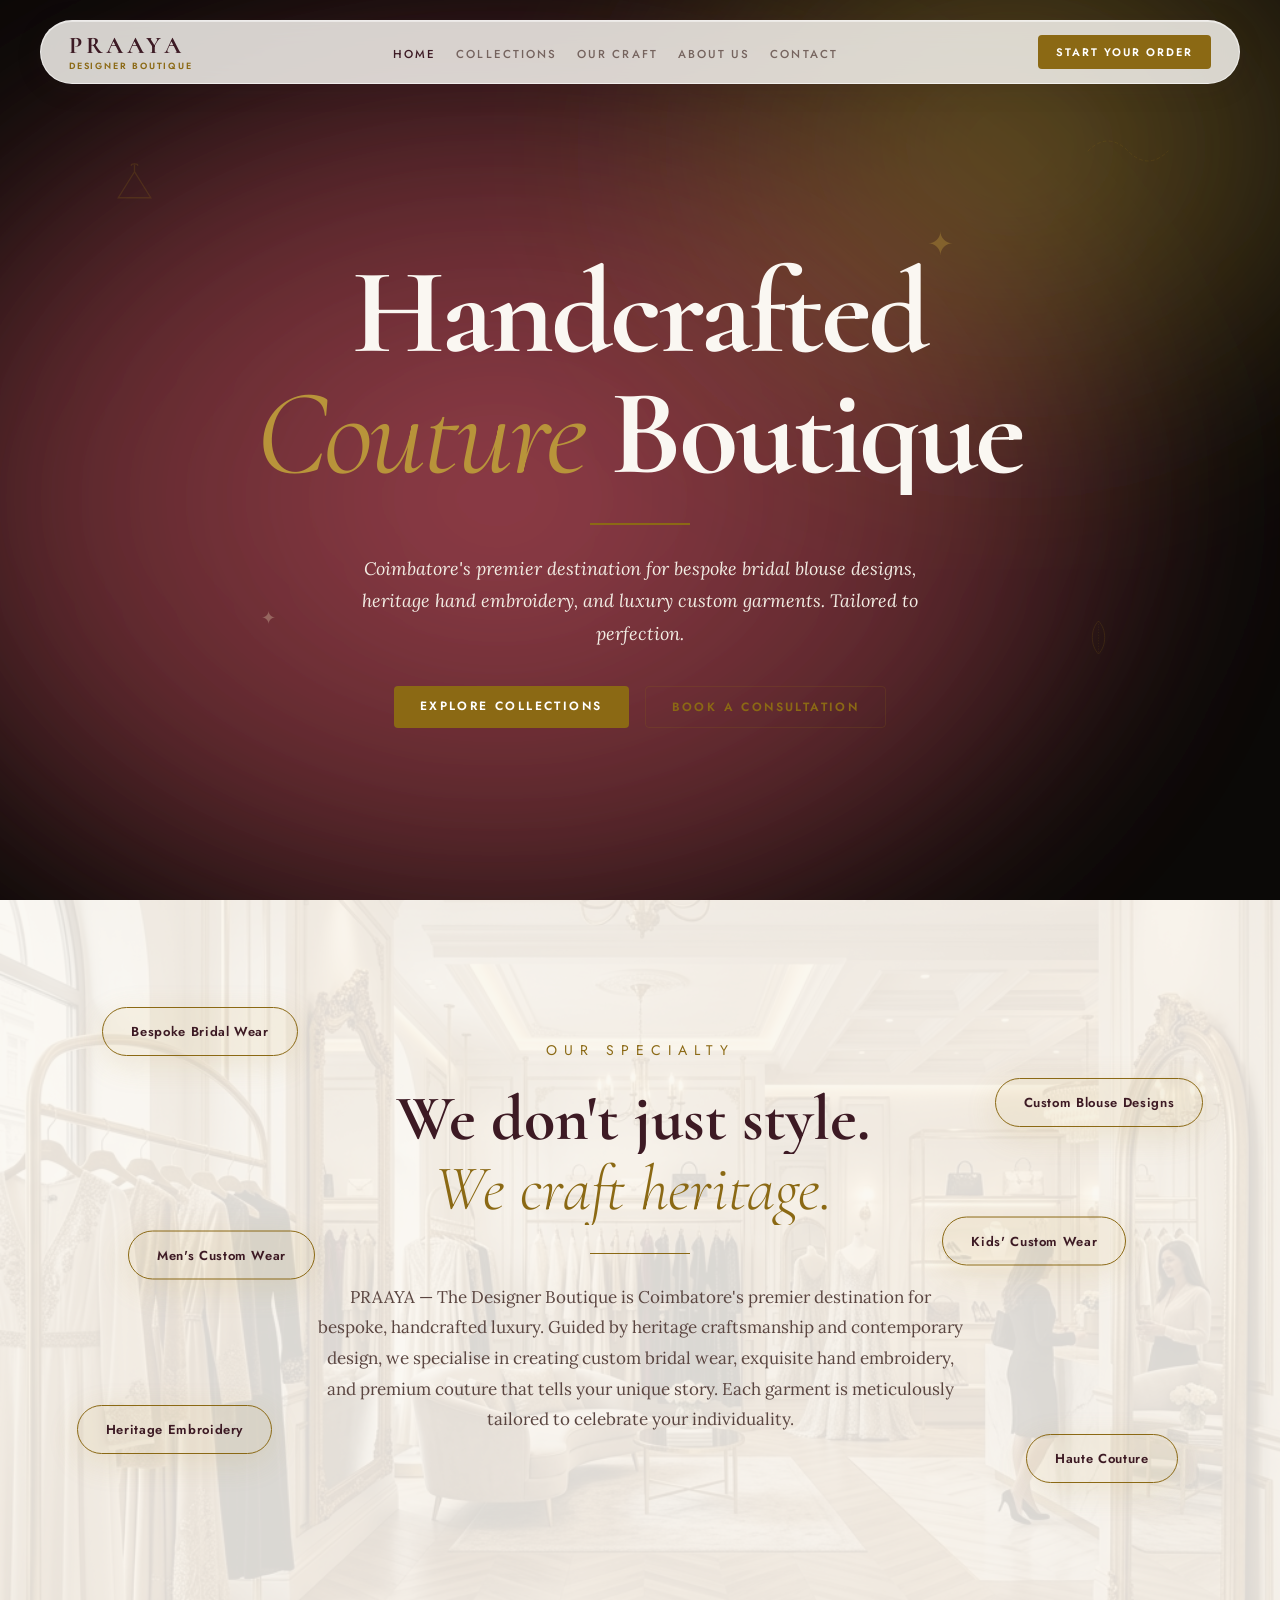
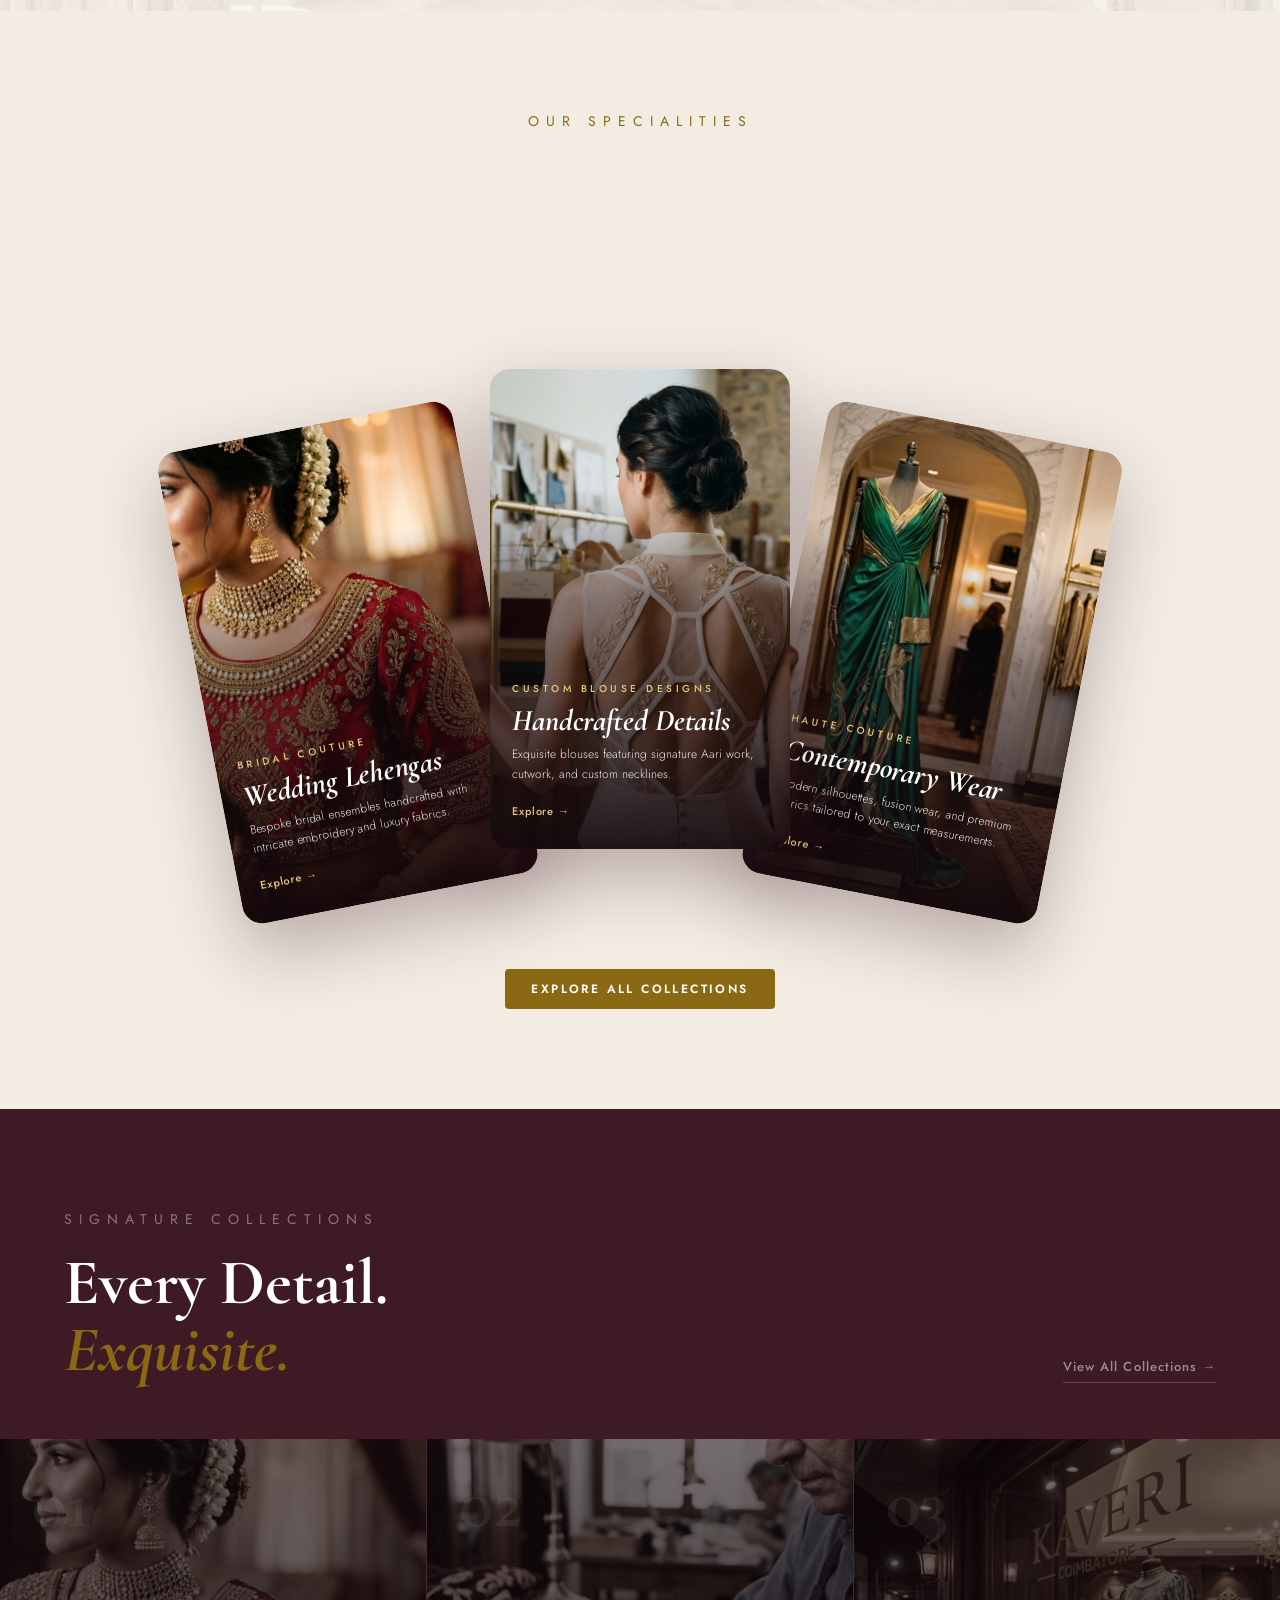
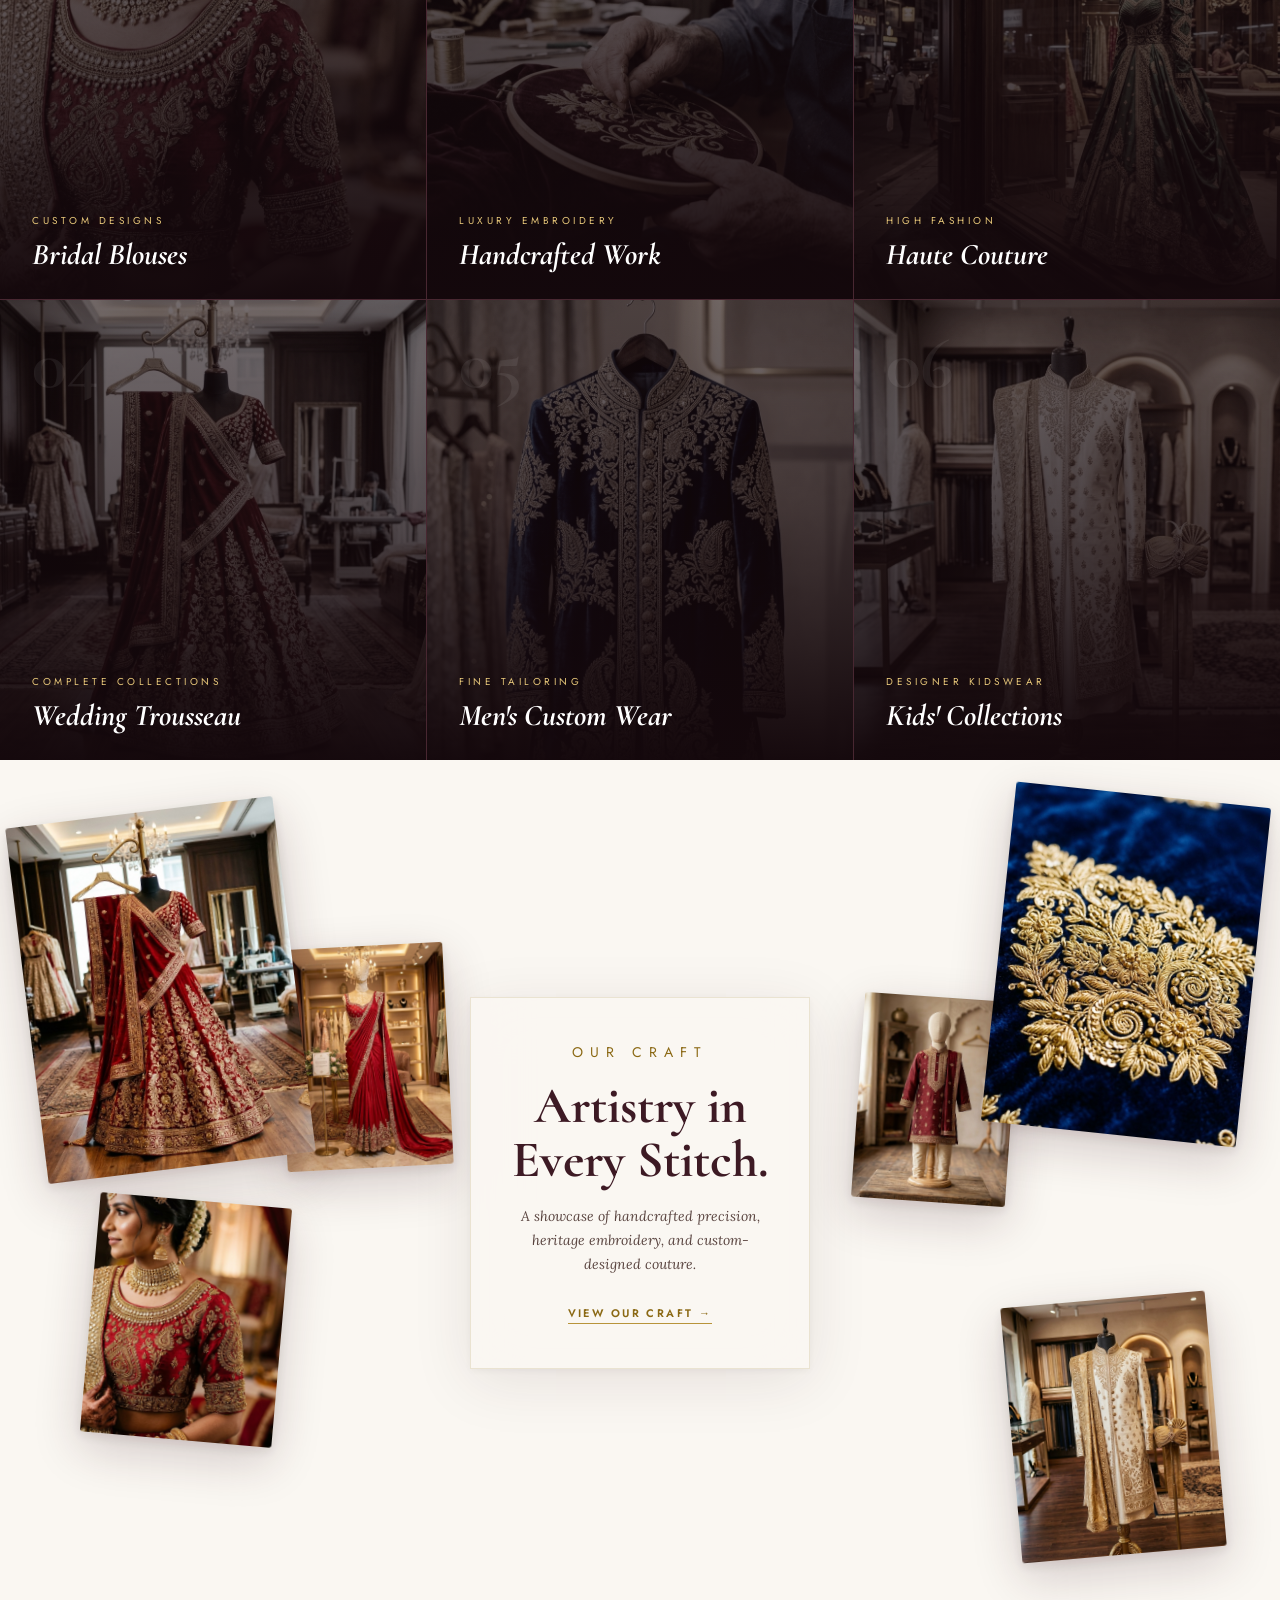
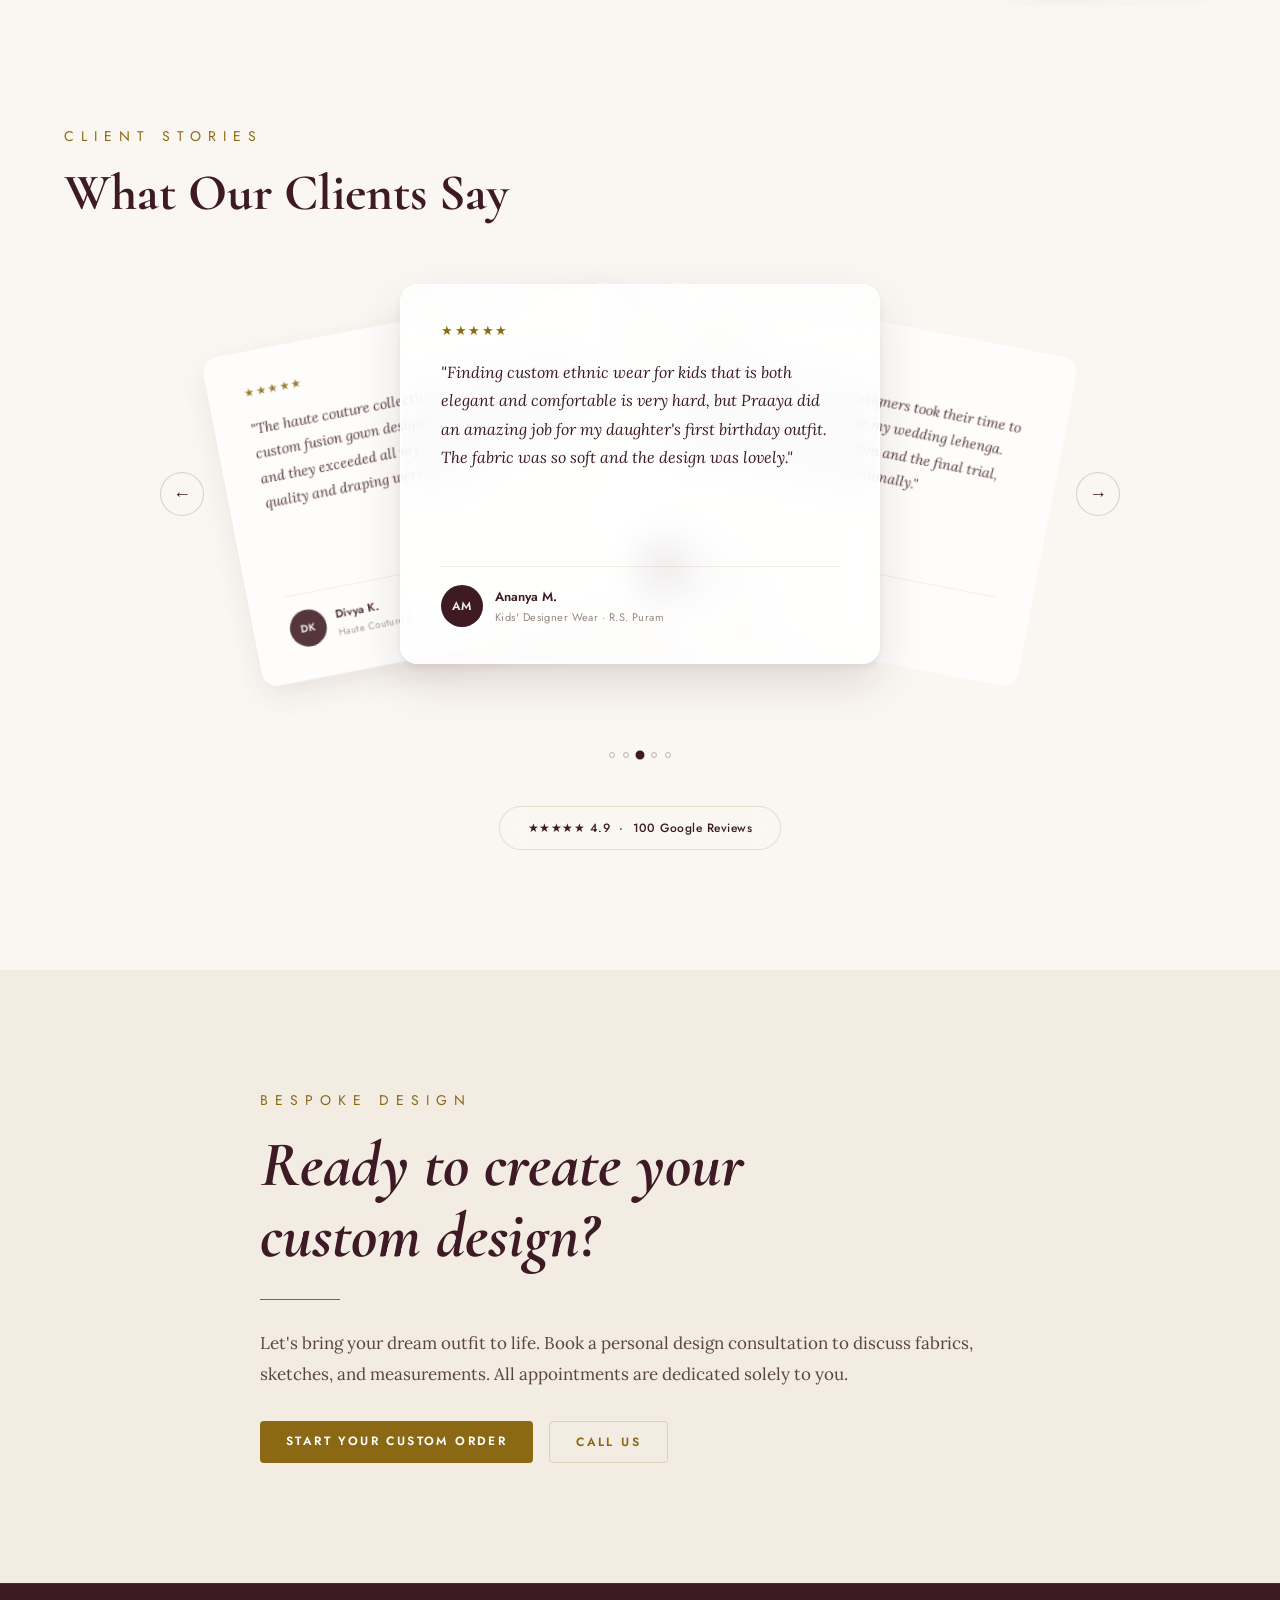
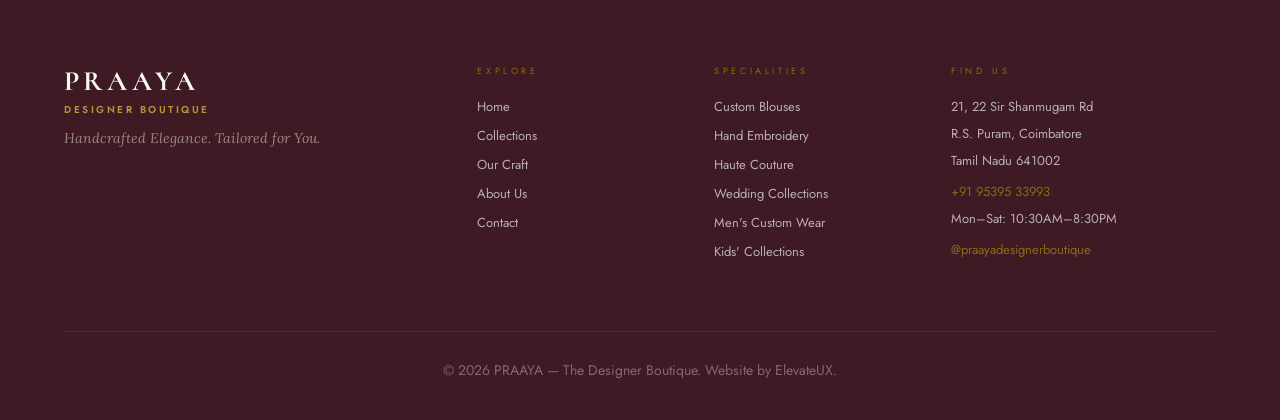
<file: index.html>
<!DOCTYPE html>
<html lang="en">
<head>
  <meta charset="UTF-8">
  <meta name="viewport" content="width=device-width, initial-scale=1.0">
  <meta name="description" content="PRAAYA — The Designer Boutique in R.S. Puram, Coimbatore. Bespoke designer wear, custom bridal blouse designs, haute couture, hand embroidery, and luxury wedding collections.">
  <title>PRAAYA — The Designer Boutique | Custom Designer Wear, Coimbatore</title>
  <link rel="stylesheet" href="css/style.css">
</head>
<body>

  <!-- ============================================================
       NAVIGATION
  ============================================================ -->
  <nav class="nav" role="navigation" aria-label="Main navigation">
    <a href="index.html" class="nav-brand">
      <div class="nav-brand-text">
        <span class="nav-brand-name" style="font-family: var(--font-display); font-size: 24px; font-weight: 700; letter-spacing: 0.15em; color: var(--burgundy);">PRAAYA</span>
        <span class="nav-brand-sub" style="font-family: var(--font-body); font-size: 9px; font-weight: 600; letter-spacing: 0.2em; color: var(--gold); text-transform: uppercase;">Designer Boutique</span>
      </div>
    </a>

    <ul class="nav-links">
      <li><a href="index.html">Home</a></li>
      <li><a href="services.html">Collections</a></li>
      <li><a href="gallery.html">Our Craft</a></li>
      <li><a href="about.html">About Us</a></li>
      <li><a href="contact.html">Contact</a></li>
    </ul>

    <a href="https://wa.me/919539533993?text=Hi%20Praaya%2C%20I%27d%20like%20to%20start%20a%20custom%20order." target="_blank" rel="noopener" class="nav-cta">Start Your Order</a>

    <button class="nav-hamburger" aria-label="Toggle menu" aria-expanded="false">
      <span></span>
      <span></span>
      <span></span>
    </button>
  </nav>

  <!-- Mobile Menu -->
  <div class="mobile-menu" aria-hidden="true">
    <ul class="mobile-menu-links">
      <li><a href="index.html">Home</a></li>
      <li><a href="services.html">Collections</a></li>
      <li><a href="gallery.html">Our Craft</a></li>
      <li><a href="about.html">About Us</a></li>
      <li><a href="contact.html">Contact</a></li>
    </ul>
  </div>

  <!-- ============================================================
       HERO
  ============================================================ -->
  <section class="hero" aria-label="Hero">

    <!-- Animated gradient blob -->
    <svg class="hero-wave-svg" xmlns="http://www.w3.org/2000/svg" viewBox="0 0 1440 900" preserveAspectRatio="none" aria-hidden="true">
      <defs>
        <radialGradient id="blobGrad1" cx="50%" cy="50%" r="50%">
          <stop offset="0%"   stop-color="#c05060" stop-opacity="0.90"/>
          <stop offset="60%"  stop-color="#be4d5a" stop-opacity="0.55"/>
          <stop offset="100%" stop-color="#c05060" stop-opacity="0"/>
        </radialGradient>
        <radialGradient id="blobGrad2" cx="50%" cy="50%" r="50%">
          <stop offset="0%"   stop-color="#b8943a" stop-opacity="0.60"/>
          <stop offset="100%" stop-color="#b8943a" stop-opacity="0"/>
        </radialGradient>
        <filter id="blobBlur">
          <feGaussianBlur stdDeviation="48"/>
        </filter>
      </defs>
      <!-- Primary blob -->
      <ellipse class="hero-blob-1" cx="620" cy="480" rx="520" ry="340"
        fill="url(#blobGrad1)" filter="url(#blobBlur)"/>
      <!-- Secondary accent blob -->
      <ellipse class="hero-blob-2" cx="980" cy="260" rx="320" ry="220"
        fill="url(#blobGrad2)" filter="url(#blobBlur)"/>
    </svg>

    <!-- Hero content -->
    <div class="hero-content">
      <div class="hero-headline" aria-label="Handcrafted Couture. Coimbatore's Premier Designer Boutique.">
        <div class="hero-line line-light">
          <span>Handcrafted</span>
        </div>
        <div class="hero-line line-light">
          <span><em class="word-unique">Couture</em> Boutique</span>
        </div>
      </div>

      <div class="hero-divider" aria-hidden="true"></div>

      <p class="hero-subline">
        Coimbatore's premier destination for bespoke bridal blouse designs, heritage hand embroidery, and luxury custom garments. Tailored to perfection.
      </p>

      <div class="hero-ctas">
        <a href="services.html" class="btn-primary">Explore Collections</a>
        <a href="https://wa.me/919539533993?text=Hi%20Praaya%2C%20I%27d%20like%20to%20book%20a%20design%20consultation." target="_blank" rel="noopener" class="btn-secondary">Book a Consultation</a>
      </div>
    </div>

    <!-- Interactive Designer Floating Elements -->
    <div class="hero-interactive-elements" aria-hidden="true">
      <div class="floating-shape shape-1" data-speed="-0.04">
        <div class="floating-shape-inner">
          <svg viewBox="0 0 100 100" fill="none" xmlns="http://www.w3.org/2000/svg" style="width:100%; height:100%;">
            <path d="M50 15 L25 55 L75 55 Z M50 15 L50 5" stroke="var(--gold)" stroke-width="2" stroke-linecap="round"/>
            <path d="M45 5 C45 2.2, 55 2.2, 55 5" stroke="var(--gold)" stroke-width="2" stroke-linecap="round"/>
          </svg>
        </div>
      </div>
      <div class="floating-shape shape-2" data-speed="0.05">
        <div class="floating-shape-inner">
          <svg viewBox="0 0 100 100" fill="none" xmlns="http://www.w3.org/2000/svg" style="width:100%; height:100%;">
            <path d="M50 20 C65 35, 65 65, 50 80 C35 65, 35 35, 50 20 Z" stroke="var(--gold)" stroke-width="1.5" fill="none"/>
            <path d="M50 20 L50 80" stroke="var(--gold)" stroke-dasharray="2 3"/>
          </svg>
        </div>
      </div>
      <div class="floating-shape shape-3" data-speed="0.03">
        <div class="floating-shape-inner">
          <span class="designer-star">✦</span>
        </div>
      </div>
      <div class="floating-shape shape-4" data-speed="-0.06">
        <div class="floating-shape-inner">
          <span class="designer-star small">✦</span>
        </div>
      </div>
      <div class="floating-shape shape-5" data-speed="0.07">
        <div class="floating-shape-inner">
          <svg viewBox="0 0 100 50" fill="none" xmlns="http://www.w3.org/2000/svg" style="width:100%; height:100%;">
            <path d="M10 25 Q30 5, 50 25 T90 25" stroke="var(--gold)" stroke-width="1" stroke-linecap="round" stroke-dasharray="3 3"/>
          </svg>
        </div>
      </div>
    </div>

  </section>

  <!-- ============================================================
       SPECIALTY INTRO
  ============================================================ -->
  <section class="specialty">
    <!-- Background Image behind content -->
    <div class="specialty-bg-image-wrap" aria-hidden="true">
      <img src="images/about.png" alt="" class="specialty-bg-img">
    </div>

    <div class="specialty-inner">
      <span class="label-text specialty-label">Our Specialty</span>

      <div class="specialty-headline">
        <div class="specialty-headline-line">
          <span>We don't just style.</span>
        </div>
        <div class="specialty-headline-line italic">
          <span>We craft heritage.</span>
        </div>
      </div>

      <div class="specialty-divider reveal"></div>

      <p class="specialty-body reveal reveal-delay-1">
        PRAAYA — The Designer Boutique is Coimbatore's premier destination for bespoke, handcrafted luxury. Guided by heritage craftsmanship and contemporary design, we specialise in creating custom bridal wear, exquisite hand embroidery, and premium couture that tells your unique story. Each garment is meticulously tailored to celebrate your individuality.
      </p>
    </div>

    <!-- Floating Random Bubbles -->
    <div class="specialty-bubbles" aria-hidden="true">
      <span class="specialty-bubble bubble-1">Bespoke Bridal Wear</span>
      <span class="specialty-bubble bubble-2">Custom Blouse Designs</span>
      <span class="specialty-bubble bubble-3">Heritage Embroidery</span>
      <span class="specialty-bubble bubble-4">Haute Couture</span>
      <span class="specialty-bubble bubble-5">Men's Custom Wear</span>
      <span class="specialty-bubble bubble-6">Kids' Custom Wear</span>
    </div>
  </section>

  <!-- ============================================================
       HAIR TYPE SHOWCASE
  ============================================================ -->
  <section class="hair-types">
    <div class="hair-types-header">
      <span class="label-text">Our Specialities</span>
      <h2 class="hair-types-headline reveal">What's Your Style Story?</h2>
    </div>

    <div class="hair-panels">
      <!-- Panel 1 -->
      <div class="hair-panel">
        <img src="images/scale curly.jpg" alt="Wedding Lehengas" class="hair-panel-img">
        <div class="hair-panel-overlay" aria-hidden="true"></div>
        <div class="hair-panel-content">
          <p class="hair-panel-type">Bridal Couture</p>
          <h3 class="hair-panel-name">Wedding Lehengas</h3>
          <p class="hair-panel-desc">Bespoke bridal ensembles handcrafted with intricate embroidery and luxury fabrics.</p>
          <a href="services.html" class="hair-panel-cta">Explore →</a>
        </div>
      </div>

      <!-- Panel 2 -->
      <div class="hair-panel">
        <img src="images/scale wavy.jpg" alt="Custom Blouse Designs" class="hair-panel-img">
        <div class="hair-panel-overlay" aria-hidden="true"></div>
        <div class="hair-panel-content">
          <p class="hair-panel-type">Custom Blouse Designs</p>
          <h3 class="hair-panel-name">Handcrafted Details</h3>
          <p class="hair-panel-desc">Exquisite blouses featuring signature Aari work, cutwork, and custom necklines.</p>
          <a href="services.html" class="hair-panel-cta">Explore →</a>
        </div>
      </div>

      <!-- Panel 3 -->
      <div class="hair-panel">
        <img src="images/scale straight.jpg" alt="Haute Couture" class="hair-panel-img">
        <div class="hair-panel-overlay" aria-hidden="true"></div>
        <div class="hair-panel-content">
          <p class="hair-panel-type">Haute Couture</p>
          <h3 class="hair-panel-name">Contemporary Wear</h3>
          <p class="hair-panel-desc">Modern silhouettes, fusion wear, and premium fabrics tailored to your exact measurements.</p>
          <a href="services.html" class="hair-panel-cta">Explore →</a>
        </div>
      </div>
    </div>

    <div class="hair-types-cta-wrap">
      <a href="services.html" class="btn-primary">Explore All Collections</a>
    </div>
  </section>

  <!-- ============================================================
       SIGNATURE COLLECTIONS — CARD GRID
  ============================================================ -->
  <section class="services-preview">
    <div class="services-preview-header">
      <span class="label-text services-preview-label">Signature Collections</span>
      <div class="services-header-row">
        <h2 class="services-preview-headline reveal">Every Detail.<br><em>Exquisite.</em></h2>
        <a href="services.html" class="services-view-all reveal reveal-delay-1">View All Collections →</a>
      </div>
    </div>

    <div class="services-grid">

      <div class="service-card">
        <div class="service-card-bg" style="background-image:url('images/scale curly.jpg')"></div>
        <div class="service-card-overlay"></div>
        <div class="service-card-content">
          <span class="service-card-num">01</span>
          <div class="service-card-foot">
            <p class="service-card-label">Custom Designs</p>
            <h3 class="service-card-name">Bridal Blouses</h3>
            <p class="service-card-desc">Meticulously designed blouses featuring hand-embroidered Aari, Zardosi, and beadwork details.</p>
            <a href="services.html" class="service-card-link">Explore Collection →</a>
          </div>
        </div>
      </div>

      <div class="service-card">
        <div class="service-card-bg" style="background-image:url('images/services-hair.png')"></div>
        <div class="service-card-overlay"></div>
        <div class="service-card-content">
          <span class="service-card-num">02</span>
          <div class="service-card-foot">
            <p class="service-card-label">Luxury Embroidery</p>
            <h3 class="service-card-name">Handcrafted Work</h3>
            <p class="service-card-desc">Intricate craftsmanship displaying traditional stitches and modern embroidery styles.</p>
            <a href="services.html" class="service-card-link">Explore Collection →</a>
          </div>
        </div>
      </div>

      <div class="service-card">
        <div class="service-card-bg" style="background-image:url('images/services-nails.png')"></div>
        <div class="service-card-overlay"></div>
        <div class="service-card-content">
          <span class="service-card-num">03</span>
          <div class="service-card-foot">
            <p class="service-card-label">High Fashion</p>
            <h3 class="service-card-name">Haute Couture</h3>
            <p class="service-card-desc">Premium custom garments tailored with unique cuts, modern drapes, and high-end styling.</p>
            <a href="services.html" class="service-card-link">Explore Collection →</a>
          </div>
        </div>
      </div>

      <div class="service-card">
        <div class="service-card-bg" style="background-image:url('images/bridal 1.jpg')"></div>
        <div class="service-card-overlay"></div>
        <div class="service-card-content">
          <span class="service-card-num">04</span>
          <div class="service-card-foot">
            <p class="service-card-label">Complete Collections</p>
            <h3 class="service-card-name">Wedding Trousseau</h3>
            <p class="service-card-desc">End-to-end wedding outfits including bridal lehengas, sarees, and customized groom's wear.</p>
            <a href="services.html" class="service-card-link">Explore Collection →</a>
          </div>
        </div>
      </div>

      <div class="service-card">
        <div class="service-card-bg" style="background-image:url('images/services-facial.png')"></div>
        <div class="service-card-overlay"></div>
        <div class="service-card-content">
          <span class="service-card-num">05</span>
          <div class="service-card-foot">
            <p class="service-card-label">Fine Tailoring</p>
            <h3 class="service-card-name">Men's Custom Wear</h3>
            <p class="service-card-desc">Premium sherwanis, kurtas, and custom designer suits made from selected high-quality fabrics.</p>
            <a href="services.html" class="service-card-link">Explore Collection →</a>
          </div>
        </div>
      </div>

      <div class="service-card">
        <div class="service-card-bg" style="background-image:url('images/men 1.jpg')"></div>
        <div class="service-card-overlay"></div>
        <div class="service-card-content">
          <span class="service-card-num">06</span>
          <div class="service-card-foot">
            <p class="service-card-label">Designer Kidswear</p>
            <h3 class="service-card-name">Kids' Collections</h3>
            <p class="service-card-desc">Comfortable yet elegant designer outfits for children, custom-fitted for special occasions.</p>
            <a href="services.html" class="service-card-link">Explore Collection →</a>
          </div>
        </div>
      </div>

    </div>
  </section>

  <!-- ============================================================
       OUR WORK — SCATTERED MOODBOARD
  ============================================================ -->
  <section class="gallery-preview">

    <!-- Center content card -->
    <div class="work-center">
      <span class="label-text">Our Craft</span>
      <h2 class="work-headline">Artistry in<br>Every Stitch.</h2>
      <p class="work-body">A showcase of handcrafted precision, heritage embroidery, and custom-designed couture.</p>
      <a href="gallery.html" class="work-cta">View Our Craft →</a>
    </div>

    <!-- Scattered photos -->
    <figure class="work-photo work-photo--1">
      <img src="images/bridal 1.jpg" alt="Heritage Red Lehenga">
      <figcaption class="work-photo-cap">
        <span class="work-photo-cat">Bridal Couture</span>
        <span class="work-photo-title">Heritage Red Lehenga</span>
      </figcaption>
    </figure>

    <figure class="work-photo work-photo--2">
      <img src="images/scale curly.jpg" alt="Signature Aari Blouse">
      <figcaption class="work-photo-cap">
        <span class="work-photo-cat">Custom Blouse</span>
        <span class="work-photo-title">Signature Aari Blouse</span>
      </figcaption>
    </figure>

    <figure class="work-photo work-photo--3">
      <img src="images/color 2.jpg" alt="Draped Fusion Gown">
      <figcaption class="work-photo-cap">
        <span class="work-photo-cat">Haute Couture</span>
        <span class="work-photo-title">Draped Fusion Gown</span>
      </figcaption>
    </figure>

    <figure class="work-photo work-photo--4">
      <img src="images/color 1.jpg" alt="Zardosi Threadwork Detail">
      <figcaption class="work-photo-cap">
        <span class="work-photo-cat">Embroidery</span>
        <span class="work-photo-title">Zardosi Detail</span>
      </figcaption>
    </figure>

    <figure class="work-photo work-photo--5">
      <img src="images/men 1.jpg" alt="Embroidered Sherwani">
      <figcaption class="work-photo-cap">
        <span class="work-photo-cat">Men's Custom</span>
        <span class="work-photo-title">Embroidered Sherwani</span>
      </figcaption>
    </figure>

    <figure class="work-photo work-photo--6">
      <img src="images/men 2.jpg" alt="Custom Silk Pavadai">
      <figcaption class="work-photo-cap">
        <span class="work-photo-cat">Kids Wear</span>
        <span class="work-photo-title">Custom Silk Pavadai</span>
      </figcaption>
    </figure>

  </section>

  <!-- ============================================================
       TESTIMONIALS
  ============================================================ -->
  <section class="testimonials">
    <div class="testimonials-header">
      <span class="label-text">Client Stories</span>
      <h2 class="testimonials-headline reveal">What Our Clients Say</h2>
    </div>

    <div class="tstack-scene">
      <div class="tstack-wrapper">

        <!-- Card 0 -->
        <div class="tstack-card">
          <div class="tstack-stars">★★★★★</div>
          <p class="tstack-text">"I got my bridal blouse designed at Praaya and it was absolutely stunning. The Aari embroidery was incredibly detailed and it fit me like a glove. I received so many compliments on my wedding day!"</p>
          <div class="tstack-author">
            <div class="tstack-avatar" aria-hidden="true">KR</div>
            <div class="tstack-info">
              <span class="tstack-name">Keerthi R.</span>
              <span class="tstack-role">Custom Bridal Blouse</span>
            </div>
          </div>
        </div>

        <!-- Card 1 -->
        <div class="tstack-card">
          <div class="tstack-stars">★★★★★</div>
          <p class="tstack-text">"The haute couture collection is exceptional. I had a custom fusion gown designed for my sister's reception, and they exceeded all my expectations. The fabric quality and draping were flawless."</p>
          <div class="tstack-author">
            <div class="tstack-avatar" aria-hidden="true">DK</div>
            <div class="tstack-info">
              <span class="tstack-name">Divya K.</span>
              <span class="tstack-role">Haute Couture Gown</span>
            </div>
          </div>
        </div>

        <!-- Card 2 — center / active on load -->
        <div class="tstack-card">
          <div class="tstack-stars">★★★★★</div>
          <p class="tstack-text">"Finding custom ethnic wear for kids that is both elegant and comfortable is very hard, but Praaya did an amazing job for my daughter's first birthday outfit. The fabric was so soft and the design was lovely."</p>
          <div class="tstack-author">
            <div class="tstack-avatar" aria-hidden="true">AM</div>
            <div class="tstack-info">
              <span class="tstack-name">Ananya M.</span>
              <span class="tstack-role">Kids' Designer Wear · R.S. Puram</span>
            </div>
          </div>
        </div>

        <!-- Card 3 -->
        <div class="tstack-card">
          <div class="tstack-stars">★★★★★</div>
          <p class="tstack-text">"Amazing experience! The designers took their time to understand what I wanted for my wedding lehenga. From sketches to fabric selection and the final trial, everything was handled professionally."</p>
          <div class="tstack-author">
            <div class="tstack-avatar" aria-hidden="true">PS</div>
            <div class="tstack-info">
              <span class="tstack-name">Priya S.</span>
              <span class="tstack-role">Wedding Lehenga</span>
            </div>
          </div>
        </div>

        <!-- Card 4 -->
        <div class="tstack-card">
          <div class="tstack-stars">★★★★★</div>
          <p class="tstack-text">"Got a custom sherwani and kurta sets made for my wedding reception. The fit was perfect and the fabric selection was top-tier. Coimbatore's best boutique for custom menswear."</p>
          <div class="tstack-author">
            <div class="tstack-avatar" aria-hidden="true">RM</div>
            <div class="tstack-info">
              <span class="tstack-name">Rahul M.</span>
              <span class="tstack-role">Men's Custom Sherwani</span>
            </div>
          </div>
        </div>

        <!-- Navigation arrows -->
        <button class="tstack-prev" aria-label="Previous testimonial">&#8592;</button>
        <button class="tstack-next" aria-label="Next testimonial">&#8594;</button>

      </div>

      <!-- Dots -->
      <div class="tstack-dots" aria-label="Testimonial navigation">
        <button class="tstack-dot" aria-label="Testimonial 1"></button>
        <button class="tstack-dot" aria-label="Testimonial 2"></button>
        <button class="tstack-dot active" aria-label="Testimonial 3"></button>
        <button class="tstack-dot" aria-label="Testimonial 4"></button>
        <button class="tstack-dot" aria-label="Testimonial 5"></button>
      </div>

      <div class="tstack-google-badge">
        <p>★★★★★ 4.9 &nbsp;·&nbsp; 100 Google Reviews</p>
      </div>
    </div>
  </section>

  <!-- ============================================================
       CTA SECTION
  ============================================================ -->
  <section class="cta-section">
    <div class="cta-inner">
      <div class="cta-left">
        <span class="label-text cta-label">Bespoke Design</span>
        <h2 class="cta-headline reveal">Ready to create your<br>custom design?</h2>
        <div class="cta-divider reveal reveal-delay-1"></div>
        <p class="cta-body reveal reveal-delay-2">
          Let's bring your dream outfit to life. Book a personal design consultation to discuss fabrics, sketches, and measurements. All appointments are dedicated solely to you.
        </p>
        <div class="cta-buttons reveal reveal-delay-3">
          <a href="https://wa.me/919539533993?text=Hi%20Praaya%2C%20I%27d%20like%20to%20start%20a%20custom%20order." target="_blank" rel="noopener" class="btn-primary">Start Your Custom Order</a>
          <a href="tel:+919539533993" class="btn-secondary">Call Us</a>
        </div>
      </div>
    </div>
  </section>

  <!-- ============================================================
       FOOTER
  ============================================================ -->
  <footer>
    <div class="footer-grid">

      <!-- Col 1 -->
      <div>
        <div class="footer-brand-wrap">
          <span class="footer-brand-name" style="font-family: var(--font-display); font-size: 28px; font-weight: 700; letter-spacing: 0.15em; display: block; color: var(--cream);">PRAAYA</span>
          <span class="footer-brand-sub" style="font-family: var(--font-body); font-size: 10px; font-weight: 600; letter-spacing: 0.25em; display: block; color: var(--gold-bright); text-transform: uppercase; margin-top: 4px;">Designer Boutique</span>
          <span class="footer-tagline" style="display: block; margin-top: 12px; font-family: var(--font-accent); font-style: italic; font-size: 14px; color: var(--text-muted);">Handcrafted Elegance. Tailored for You.</span>
        </div>
      </div>

      <!-- Col 2 -->
      <div>
        <span class="footer-col-label">Explore</span>
        <ul class="footer-links">
          <li><a href="index.html">Home</a></li>
          <li><a href="services.html">Collections</a></li>
          <li><a href="gallery.html">Our Craft</a></li>
          <li><a href="about.html">About Us</a></li>
          <li><a href="contact.html">Contact</a></li>
        </ul>
      </div>

      <!-- Col 3 -->
      <div>
        <span class="footer-col-label">Specialities</span>
        <ul class="footer-links">
          <li><a href="services.html">Custom Blouses</a></li>
          <li><a href="services.html">Hand Embroidery</a></li>
          <li><a href="services.html">Haute Couture</a></li>
          <li><a href="services.html">Wedding Collections</a></li>
          <li><a href="services.html">Men's Custom Wear</a></li>
          <li><a href="services.html">Kids' Collections</a></li>
        </ul>
      </div>

      <!-- Col 4 -->
      <div>
        <span class="footer-col-label">Find Us</span>
        <p class="footer-contact-item">21, 22 Sir Shanmugam Rd</p>
        <p class="footer-contact-item">R.S. Puram, Coimbatore</p>
        <p class="footer-contact-item">Tamil Nadu 641002</p>
        <a href="tel:+919539533993" class="footer-contact-item highlight" style="margin-top: 12px;">+91 95395 33993</a>
        <p class="footer-contact-item" style="margin-top: 8px;">Mon–Sat: 10:30AM–8:30PM</p>
        <a href="https://instagram.com/praayadesignerboutique" target="_blank" rel="noopener" class="footer-contact-item highlight" style="margin-top: 12px;">@praayadesignerboutique</a>
      </div>

    </div>

    <div class="footer-bottom">
      <p>© 2026 PRAAYA — The Designer Boutique. Website by ElevateUX.</p>
    </div>
  </footer>

  <script src="js/main.js"></script>
</body>
</html>
</file>
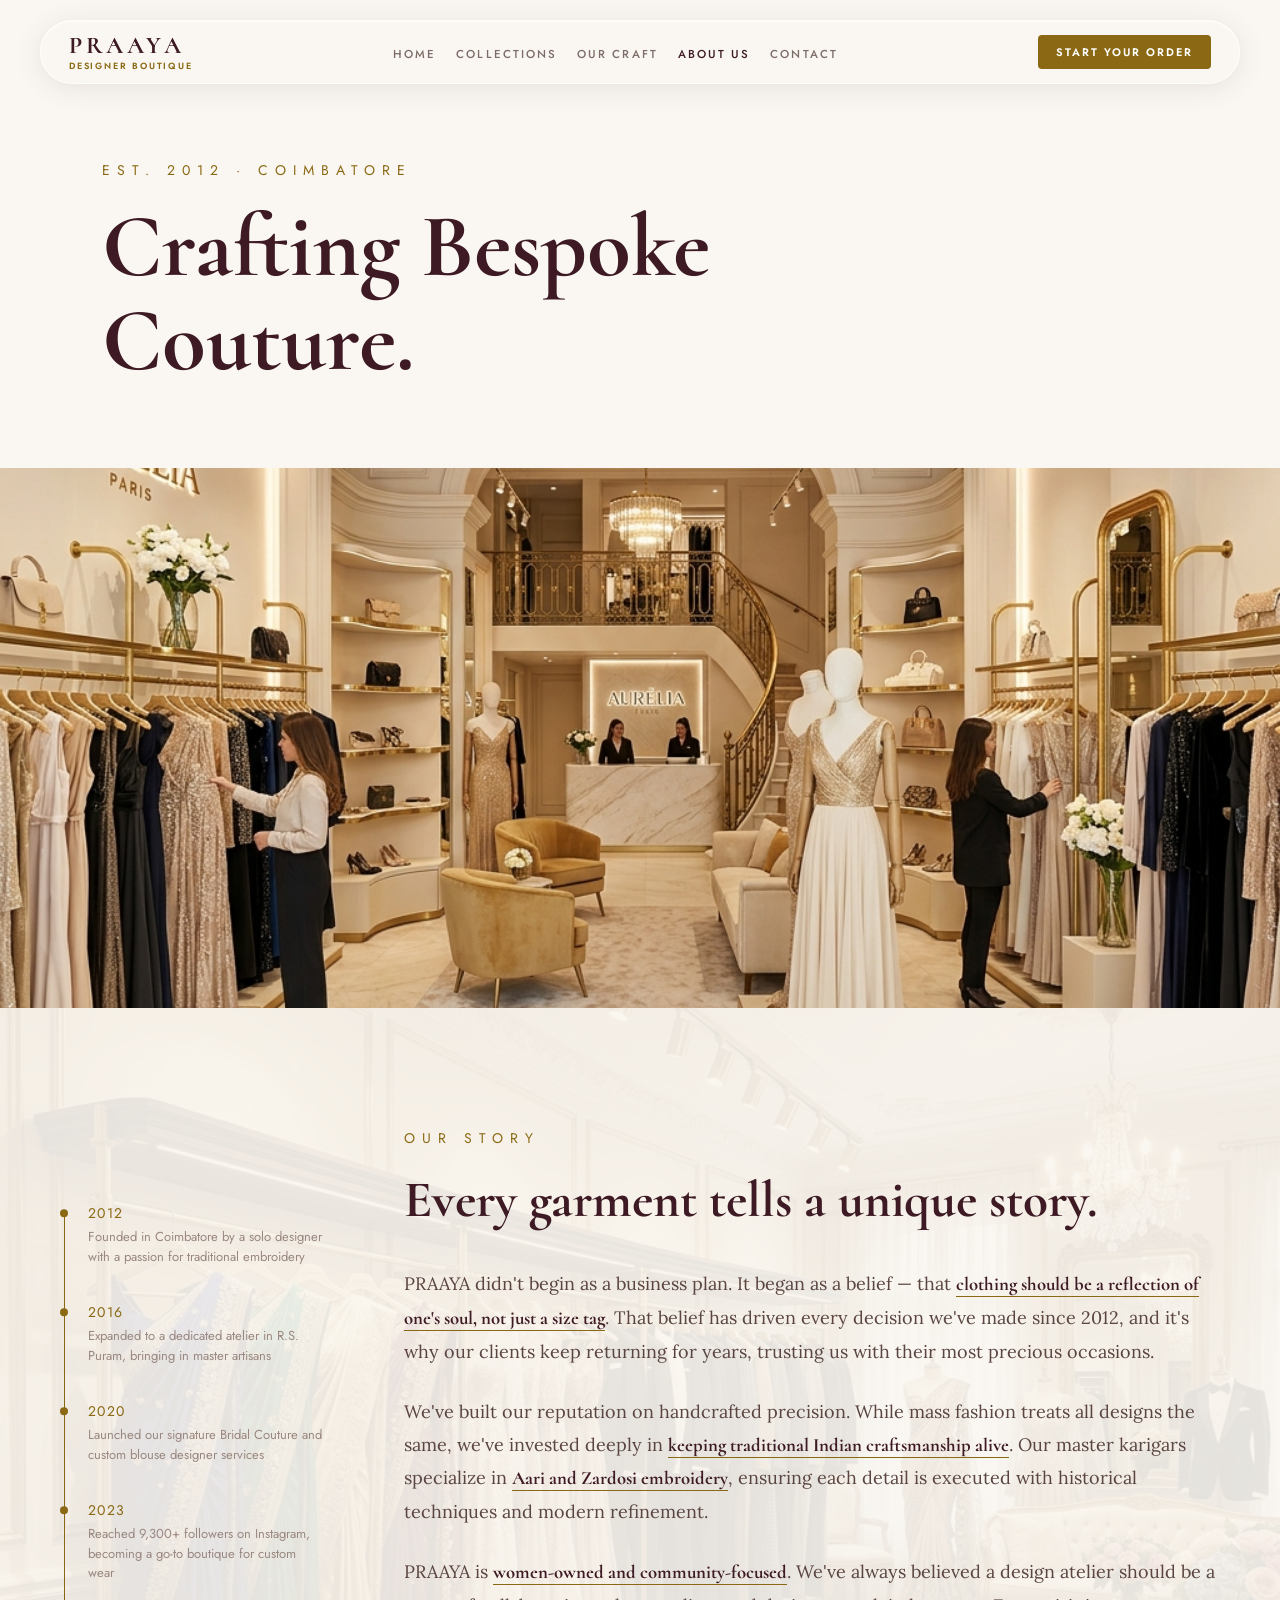
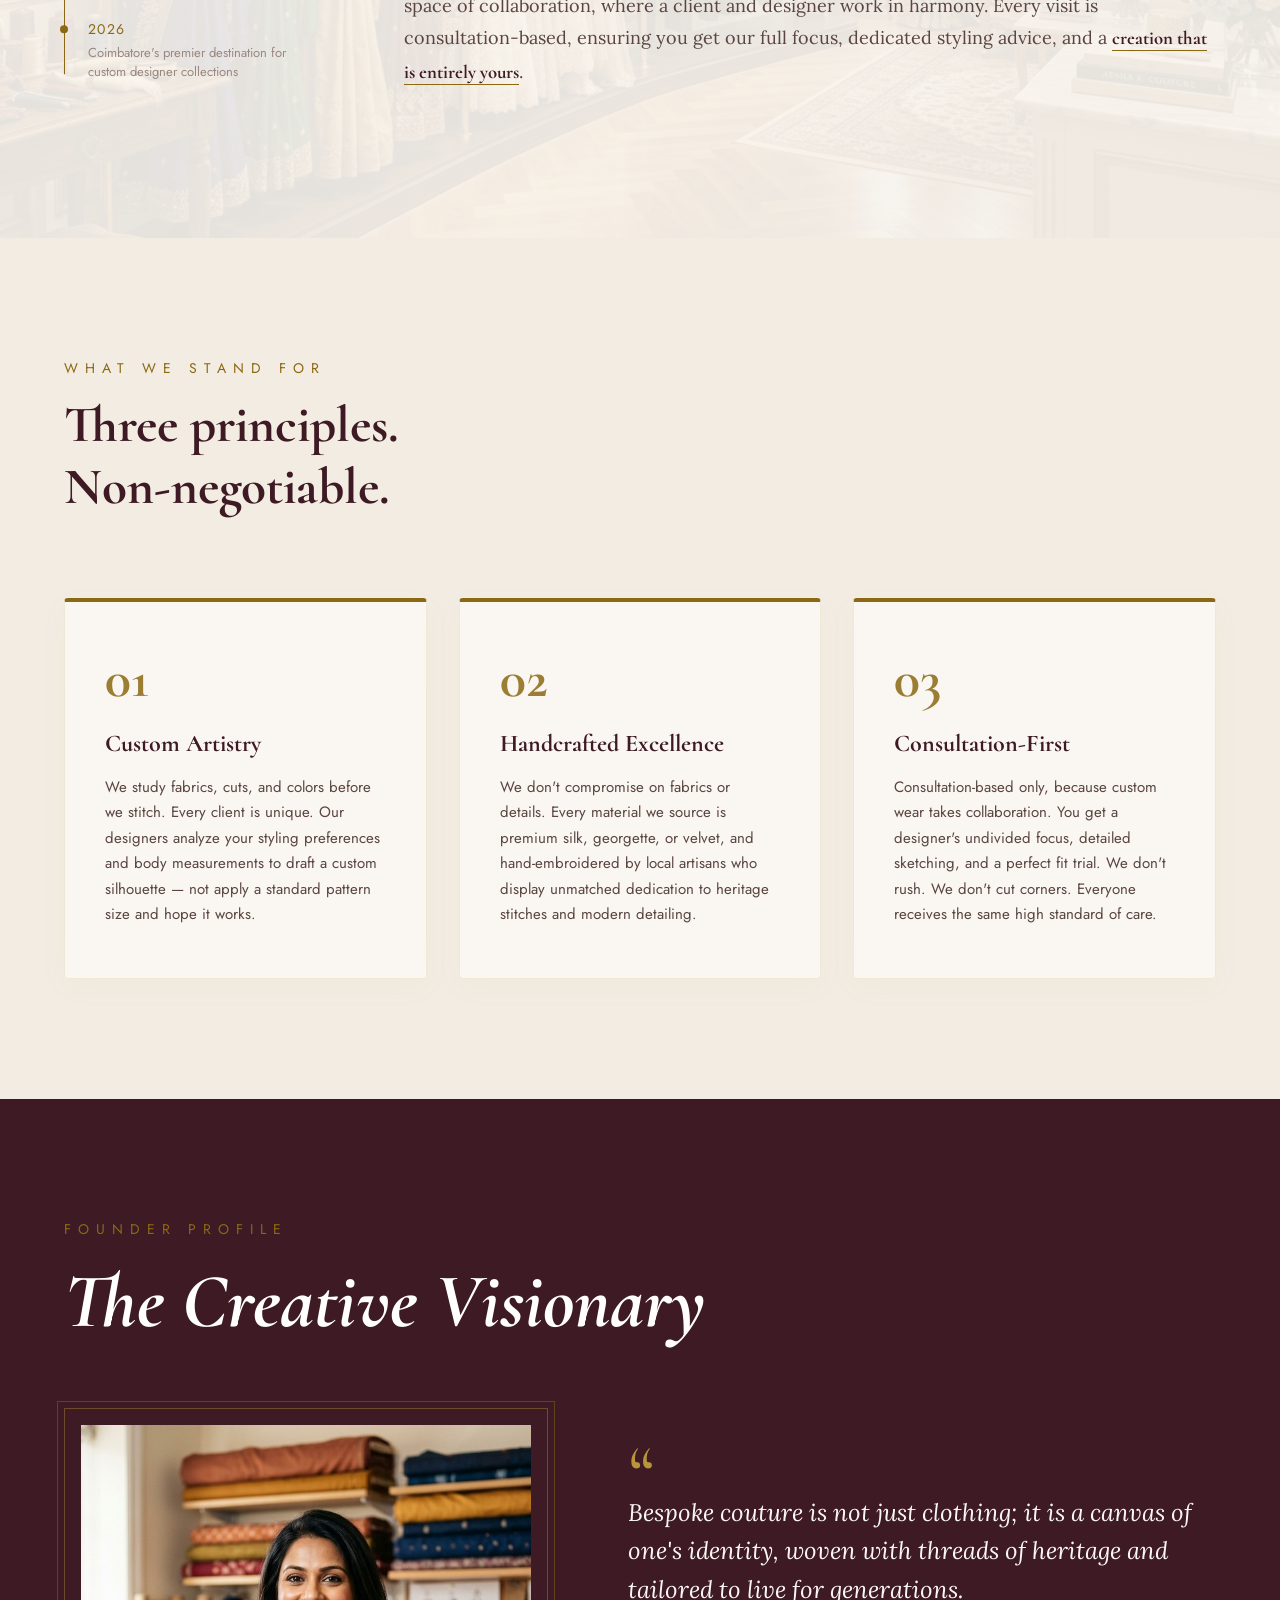
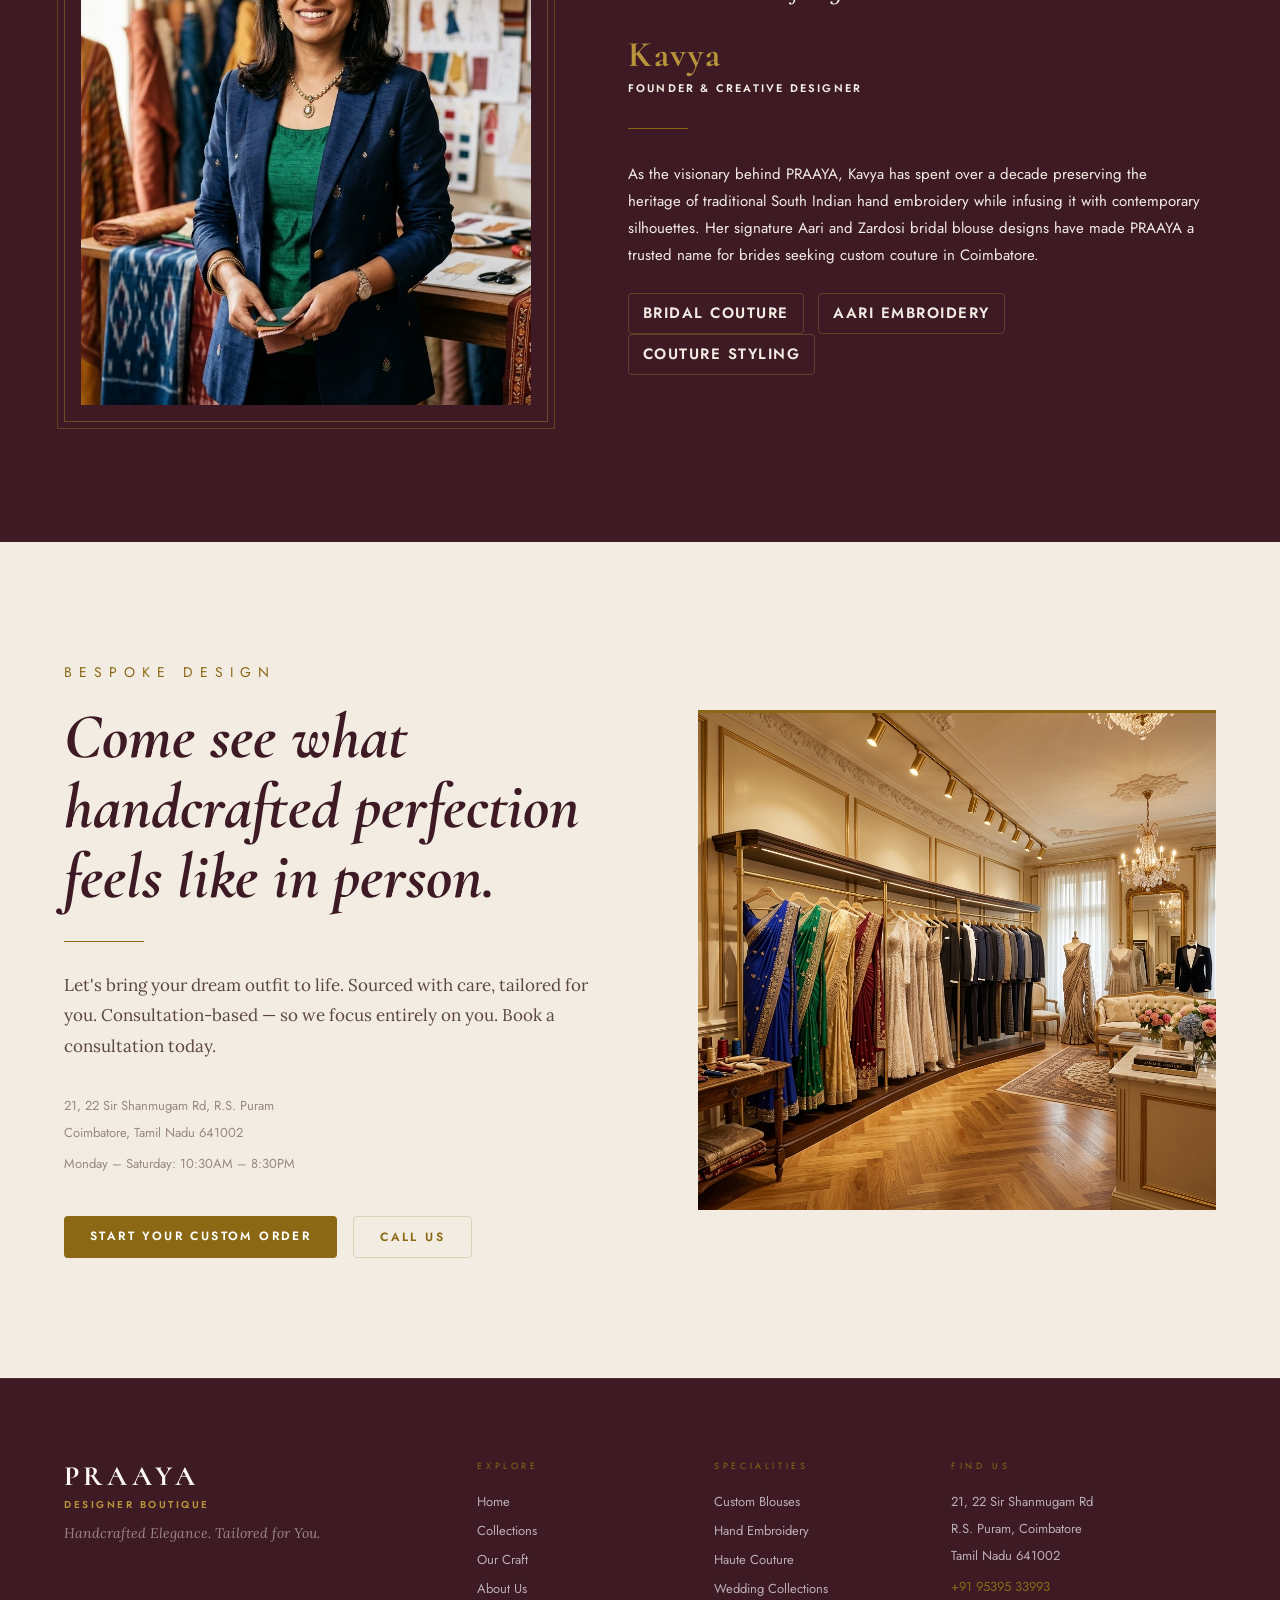
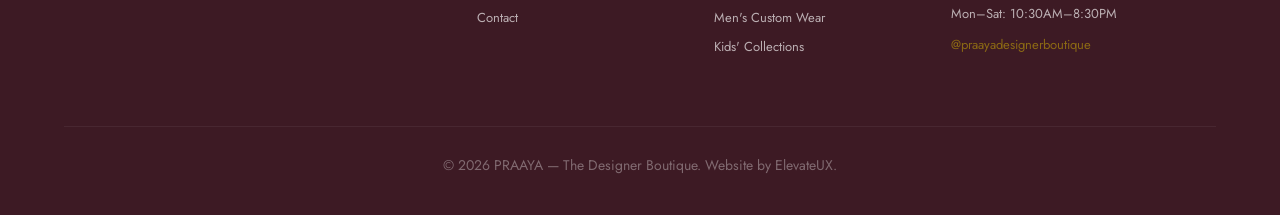
<file: about.html>
<!DOCTYPE html>
<html lang="en">
<head>
  <meta charset="UTF-8">
  <meta name="viewport" content="width=device-width, initial-scale=1.0">
  <meta name="description" content="About PRAAYA — The Designer Boutique. Coimbatore's premier destination for custom designer wear, bridal blouses, and hand embroidery. Our story and commitment to craft.">
  <title>About Us — PRAAYA — The Designer Boutique</title>
  <link rel="stylesheet" href="css/style.css">
</head>
<body>

  <!-- NAVIGATION -->
  <nav class="nav" role="navigation" aria-label="Main navigation">
    <a href="index.html" class="nav-brand">
      <div class="nav-brand-text">
        <span class="nav-brand-name" style="font-family: var(--font-display); font-size: 24px; font-weight: 700; letter-spacing: 0.15em; color: var(--burgundy);">PRAAYA</span>
        <span class="nav-brand-sub" style="font-family: var(--font-body); font-size: 9px; font-weight: 600; letter-spacing: 0.2em; color: var(--gold); text-transform: uppercase;">Designer Boutique</span>
      </div>
    </a>
    <ul class="nav-links">
      <li><a href="index.html">Home</a></li>
      <li><a href="services.html">Collections</a></li>
      <li><a href="gallery.html">Our Craft</a></li>
      <li><a href="about.html">About Us</a></li>
      <li><a href="contact.html">Contact</a></li>
    </ul>
    <a href="https://wa.me/919539533993?text=Hi%20Praaya%2C%20I%27d%20like%20to%20start%20a%20custom%20order." target="_blank" rel="noopener" class="nav-cta">Start Your Order</a>
    <button class="nav-hamburger" aria-label="Toggle menu">
      <span></span><span></span><span></span>
    </button>
  </nav>

  <div class="mobile-menu">
    <ul class="mobile-menu-links">
      <li><a href="index.html">Home</a></li>
      <li><a href="services.html">Collections</a></li>
      <li><a href="gallery.html">Our Craft</a></li>
      <li><a href="about.html">About Us</a></li>
      <li><a href="contact.html">Contact</a></li>
    </ul>
  </div>

  <!-- ABOUT HERO -->
  <header class="about-hero">
    <span class="label-text" style="margin-bottom:20px;display:block;">Est. 2012 · Coimbatore</span>
    <h1><span>Crafting Bespoke<br>Couture.</span></h1>
  </header>

  <!-- FULL-WIDTH PARALLAX IMAGE -->
  <div class="about-hero-image-wrap">
    <img src="images/salon-wide.png" alt="PRAAYA Boutique atelier — warm, elegant" class="about-hero-image">
  </div>

  <!-- ============================================================
       STORY SECTION
  ============================================================ -->
  <section class="about-story">
    <!-- Background Image watermark behind content -->
    <div class="about-story-bg-wrap" aria-hidden="true">
      <img src="images/gallery.png" alt="" class="about-story-bg-img">
    </div>

    <div class="about-story-inner">

      <!-- Sticky Timeline -->
      <aside class="about-timeline" aria-label="Praaya history timeline">
        <div class="timeline-line">
          <div class="timeline-item">
            <p class="timeline-year">2012</p>
            <p class="timeline-event">Founded in Coimbatore by a solo designer with a passion for traditional embroidery</p>
          </div>
          <div class="timeline-item">
            <p class="timeline-year">2016</p>
            <p class="timeline-event">Expanded to a dedicated atelier in R.S. Puram, bringing in master artisans</p>
          </div>
          <div class="timeline-item">
            <p class="timeline-year">2020</p>
            <p class="timeline-event">Launched our signature Bridal Couture and custom blouse designer services</p>
          </div>
          <div class="timeline-item">
            <p class="timeline-year">2023</p>
            <p class="timeline-event">Reached 9,300+ followers on Instagram, becoming a go-to boutique for custom wear</p>
          </div>
          <div class="timeline-item">
            <p class="timeline-year">2026</p>
            <p class="timeline-event">Coimbatore's premier destination for custom designer collections</p>
          </div>
        </div>
      </aside>

      <!-- Story Text -->
      <div class="about-story-text">
        <span class="label-text">Our Story</span>
        <h2 class="reveal">Every garment tells a unique story.</h2>

        <p class="reveal reveal-delay-1">
          PRAAYA didn't begin as a business plan. It began as a belief — that <span class="story-highlight">clothing should be a reflection of one's soul, not just a size tag</span>. That belief has driven every decision we've made since 2012, and it's why our clients keep returning for years, trusting us with their most precious occasions.
        </p>

        <p class="reveal reveal-delay-2">
          We've built our reputation on handcrafted precision. While mass fashion treats all designs the same, we've invested deeply in <span class="story-highlight">keeping traditional Indian craftsmanship alive</span>. Our master karigars specialize in <span class="story-highlight">Aari and Zardosi embroidery</span>, ensuring each detail is executed with historical techniques and modern refinement.
        </p>

        <p class="reveal reveal-delay-3">
          PRAAYA is <span class="story-highlight">women-owned and community-focused</span>. We've always believed a design atelier should be a space of collaboration, where a client and designer work in harmony. Every visit is consultation-based, ensuring you get our full focus, dedicated styling advice, and a <span class="story-highlight">creation that is entirely yours</span>.
        </p>
      </div>

    </div>
  </section>

  <!-- ============================================================
       WHAT WE STAND FOR — VALUES
  ============================================================ -->
  <section class="about-values">
    <div class="about-values-header">
      <span class="label-text">What We Stand For</span>
      <h2 class="about-values-headline reveal">Three principles.<br>Non-negotiable.</h2>
    </div>

    <div class="values-list">

      <div class="value-item reveal">
        <div class="value-num-bg" aria-hidden="true">01</div>
        <h3 class="value-name">Custom Artistry</h3>
        <p class="value-desc">
          We study fabrics, cuts, and colors before we stitch. Every client is unique. Our designers analyze your styling preferences and body measurements to draft a custom silhouette — not apply a standard pattern size and hope it works.
        </p>
      </div>

      <div class="value-item reveal reveal-delay-1">
        <div class="value-num-bg" aria-hidden="true">02</div>
        <h3 class="value-name">Handcrafted Excellence</h3>
        <p class="value-desc">
          We don't compromise on fabrics or details. Every material we source is premium silk, georgette, or velvet, and hand-embroidered by local artisans who display unmatched dedication to heritage stitches and modern detailing.
        </p>
      </div>

      <div class="value-item reveal reveal-delay-2">
        <div class="value-num-bg" aria-hidden="true">03</div>
        <h3 class="value-name">Consultation-First</h3>
        <p class="value-desc">
          Consultation-based only, because custom wear takes collaboration. You get a designer's undivided focus, detailed sketching, and a perfect fit trial. We don't rush. We don't cut corners. Everyone receives the same high standard of care.
        </p>
      </div>

    </div>
  </section>

  <!-- ============================================================
       FOUNDER EDITORIAL
  ============================================================ -->
  <section class="about-team team">
    <div class="team-inner">
      <span class="label-text team-label">Founder Profile</span>
      <h2 class="team-headline reveal">The Creative Visionary</h2>
      
      <div class="founder-editorial-wrap">
        
        <!-- Left: Image side with double border frame -->
        <div class="founder-img-side reveal">
          <div class="founder-img-border-frame">
            <img src="images/venisha co founder.jpg" alt="Kavya — Founder &amp; Creative Designer" class="founder-editorial-img">
          </div>
        </div>
        
        <!-- Right: Story & Quote side -->
        <div class="founder-content-side reveal reveal-delay-2">
          <span class="founder-quote-mark" aria-hidden="true">“</span>
          <blockquote class="founder-quote">
            Bespoke couture is not just clothing; it is a canvas of one's identity, woven with threads of heritage and tailored to live for generations.
          </blockquote>
          
          <div class="founder-meta">
            <h3 class="founder-editorial-name">Kavya</h3>
            <p class="founder-editorial-role">Founder &amp; Creative Designer</p>
          </div>
          
          <div class="founder-story-divider"></div>
          
          <div class="founder-story-body">
            <p>
              As the visionary behind PRAAYA, Kavya has spent over a decade preserving the heritage of traditional South Indian hand embroidery while infusing it with contemporary silhouettes. Her signature Aari and Zardosi bridal blouse designs have made PRAAYA a trusted name for brides seeking custom couture in Coimbatore.
            </p>
            <p class="founder-specialties">
              <span>Bridal Couture</span> <span>Aari Embroidery</span> <span>Couture Styling</span>
            </p>
          </div>
        </div>
        
      </div>
    </div>
  </section>

  <!-- CTA SECTION -->
  <section class="cta-section">
    <div class="cta-inner">
      <div class="cta-left">
        <span class="label-text cta-label">Bespoke Design</span>
        <h2 class="cta-headline reveal">Come see what handcrafted perfection feels like in person.</h2>
        <div class="cta-divider reveal reveal-delay-1"></div>
        <p class="cta-body reveal reveal-delay-2">
          Let's bring your dream outfit to life. Sourced with care, tailored for you. Consultation-based — so we focus entirely on you. Book a consultation today.
        </p>
        <div class="cta-address reveal reveal-delay-3">
          <p>21, 22 Sir Shanmugam Rd, R.S. Puram</p>
          <p>Coimbatore, Tamil Nadu 641002</p>
          <p style="margin-top:8px">Monday – Saturday: 10:30AM – 8:30PM</p>
        </div>
        <div class="cta-buttons reveal reveal-delay-4">
          <a href="https://wa.me/919539533993?text=Hi%20Praaya%2C%20I%27d%20like%20to%20start%20a%20custom%20order." target="_blank" rel="noopener" class="btn-primary">Start Your Custom Order</a>
          <a href="tel:+919539533993" class="btn-secondary">Call Us</a>
        </div>
      </div>
      <div class="cta-right reveal reveal-delay-2">
        <img src="images/gallery.png" alt="PRAAYA Boutique interior" class="cta-img">
      </div>
    </div>
  </section>

  <!-- FOOTER -->
  <footer>
    <div class="footer-grid">
      <div>
        <div class="footer-brand-wrap">
          <span class="footer-brand-name" style="font-family: var(--font-display); font-size: 28px; font-weight: 700; letter-spacing: 0.15em; display: block; color: var(--cream);">PRAAYA</span>
          <span class="footer-brand-sub" style="font-family: var(--font-body); font-size: 10px; font-weight: 600; letter-spacing: 0.25em; display: block; color: var(--gold-bright); text-transform: uppercase; margin-top: 4px;">Designer Boutique</span>
          <span class="footer-tagline" style="display: block; margin-top: 12px; font-family: var(--font-accent); font-style: italic; font-size: 14px; color: var(--text-muted);">Handcrafted Elegance. Tailored for You.</span>
        </div>
      </div>
      <div>
        <span class="footer-col-label">Explore</span>
        <ul class="footer-links">
          <li><a href="index.html">Home</a></li>
          <li><a href="services.html">Collections</a></li>
          <li><a href="gallery.html">Our Craft</a></li>
          <li><a href="about.html">About Us</a></li>
          <li><a href="contact.html">Contact</a></li>
        </ul>
      </div>
      <div>
        <span class="footer-col-label">Specialities</span>
        <ul class="footer-links">
          <li><a href="services.html">Custom Blouses</a></li>
          <li><a href="services.html">Hand Embroidery</a></li>
          <li><a href="services.html">Haute Couture</a></li>
          <li><a href="services.html">Wedding Collections</a></li>
          <li><a href="services.html">Men's Custom Wear</a></li>
          <li><a href="services.html">Kids' Collections</a></li>
        </ul>
      </div>
      <div>
        <span class="footer-col-label">Find Us</span>
        <p class="footer-contact-item">21, 22 Sir Shanmugam Rd</p>
        <p class="footer-contact-item">R.S. Puram, Coimbatore</p>
        <p class="footer-contact-item">Tamil Nadu 641002</p>
        <a href="tel:+919539533993" class="footer-contact-item highlight" style="margin-top:12px">+91 95395 33993</a>
        <p class="footer-contact-item" style="margin-top:8px">Mon–Sat: 10:30AM–8:30PM</p>
        <a href="https://instagram.com/praayadesignerboutique" target="_blank" rel="noopener" class="footer-contact-item highlight" style="margin-top:12px">@praayadesignerboutique</a>
      </div>
    </div>
    <div class="footer-bottom">
      <p>© 2026 PRAAYA — The Designer Boutique. Website by ElevateUX.</p>
    </div>
  </footer>

  <script src="js/main.js"></script>
</body>
</html>
</file>
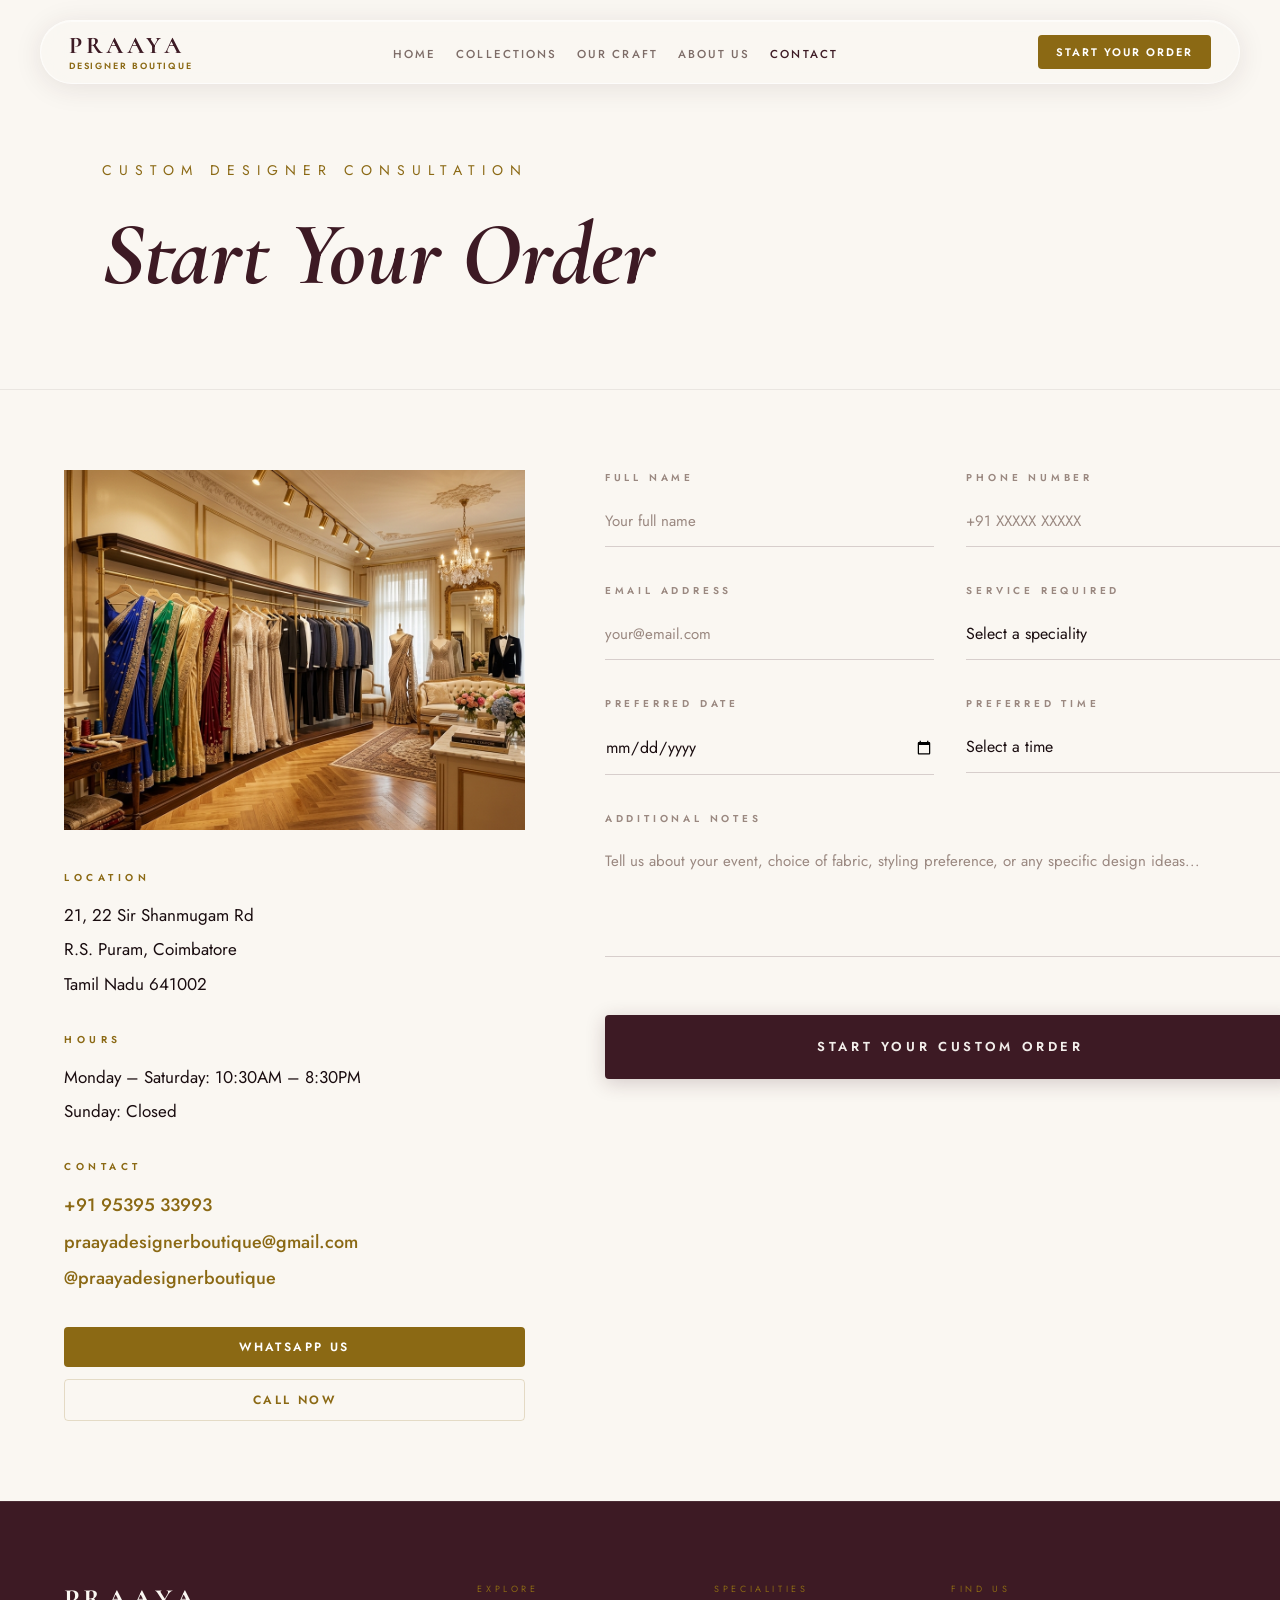
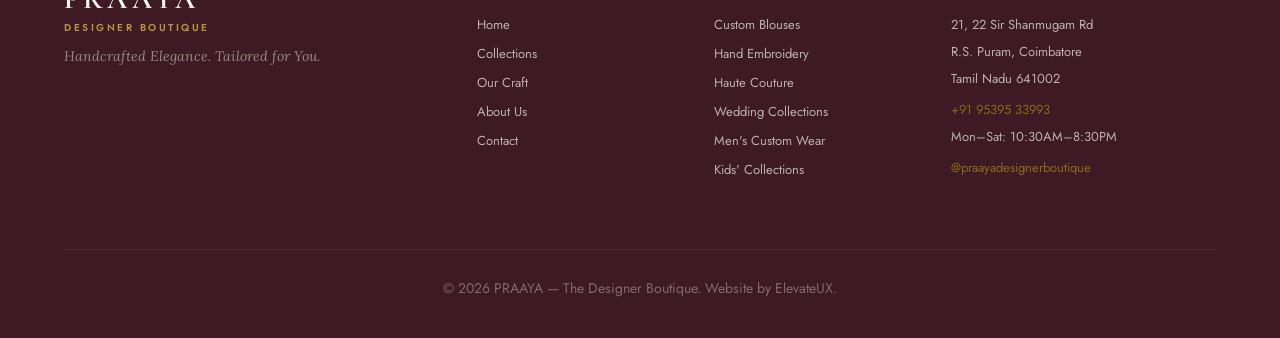
<file: contact.html>
<!DOCTYPE html>
<html lang="en">
<head>
  <meta charset="UTF-8">
  <meta name="viewport" content="width=device-width, initial-scale=1.0">
  <meta name="description" content="Contact PRAAYA — The Designer Boutique in R.S. Puram, Coimbatore. Start your custom clothing order. Call +91 95395 33993 or WhatsApp us for a design consultation.">
  <title>Start Your Order — PRAAYA — The Designer Boutique</title>
  <link rel="stylesheet" href="css/style.css">
</head>
<body>

  <!-- NAVIGATION -->
  <nav class="nav" role="navigation" aria-label="Main navigation">
    <a href="index.html" class="nav-brand">
      <div class="nav-brand-text">
        <span class="nav-brand-name" style="font-family: var(--font-display); font-size: 24px; font-weight: 700; letter-spacing: 0.15em; color: var(--burgundy);">PRAAYA</span>
        <span class="nav-brand-sub" style="font-family: var(--font-body); font-size: 9px; font-weight: 600; letter-spacing: 0.2em; color: var(--gold); text-transform: uppercase;">Designer Boutique</span>
      </div>
    </a>
    <ul class="nav-links">
      <li><a href="index.html">Home</a></li>
      <li><a href="services.html">Collections</a></li>
      <li><a href="gallery.html">Our Craft</a></li>
      <li><a href="about.html">About Us</a></li>
      <li><a href="contact.html">Contact</a></li>
    </ul>
    <a href="https://wa.me/919539533993?text=Hi%20Praaya%2C%20I%27d%20like%20to%20start%20a%20custom%20order." target="_blank" rel="noopener" class="nav-cta">Start Your Order</a>
    <button class="nav-hamburger" aria-label="Toggle menu">
      <span></span><span></span><span></span>
    </button>
  </nav>

  <div class="mobile-menu">
    <ul class="mobile-menu-links">
      <li><a href="index.html">Home</a></li>
      <li><a href="services.html">Collections</a></li>
      <li><a href="gallery.html">Our Craft</a></li>
      <li><a href="about.html">About Us</a></li>
      <li><a href="contact.html">Contact</a></li>
    </ul>
  </div>

  <!-- CONTACT HERO -->
  <header class="contact-hero">
    <span class="label-text" style="margin-bottom:20px;display:block;">Custom Designer Consultation</span>
    <h1><span>Start Your Order</span></h1>
  </header>

  <!-- ============================================================
       CONTACT SECTION
  ============================================================ -->
  <section class="contact-section">
    <div class="contact-inner">

      <!-- LEFT: Info -->
      <div class="contact-info reveal">
        <img src="images/gallery.png" alt="PRAAYA Boutique interior — elegant mirrors" class="contact-salon-img">

        <span class="contact-info-label">Location</span>
        <div class="contact-detail">
          <p>21, 22 Sir Shanmugam Rd</p>
          <p>R.S. Puram, Coimbatore</p>
          <p>Tamil Nadu 641002</p>
        </div>

        <span class="contact-info-label">Hours</span>
        <div class="contact-detail">
          <p>Monday – Saturday: 10:30AM – 8:30PM</p>
          <p>Sunday: Closed</p>
        </div>

        <span class="contact-info-label">Contact</span>
        <div class="contact-detail">
          <p><a href="tel:+919539533993">+91 95395 33993</a></p>
          <p><a href="mailto:praayadesignerboutique@gmail.com">praayadesignerboutique@gmail.com</a></p>
          <p><a href="https://instagram.com/praayadesignerboutique" target="_blank" rel="noopener">@praayadesignerboutique</a></p>
        </div>

        <div class="contact-actions">
          <a href="https://wa.me/919539533993?text=Hi%20Praaya%2C%20I%27d%20like%20to%20enquire%20about%20a%20custom%20order." target="_blank" rel="noopener" class="btn-primary" style="text-align:center;">
            WhatsApp Us
          </a>
          <a href="tel:+919539533993" class="btn-secondary" style="text-align:center;">
            Call Now
          </a>
        </div>
      </div>

      <!-- RIGHT: Form -->
      <div class="contact-form reveal reveal-delay-2">
        <form class="booking-form" action="#" method="post" novalidate>
          <div class="form-grid">

            <div class="form-group">
              <label class="form-label" for="name">Full Name</label>
              <input
                type="text"
                id="name"
                name="name"
                class="form-input"
                placeholder="Your full name"
                required
                autocomplete="name"
              >
            </div>

            <div class="form-group">
              <label class="form-label" for="phone">Phone Number</label>
              <input
                type="tel"
                id="phone"
                name="phone"
                class="form-input"
                placeholder="+91 XXXXX XXXXX"
                required
                autocomplete="tel"
              >
            </div>

            <div class="form-group">
              <label class="form-label" for="email">Email Address</label>
              <input
                type="email"
                id="email"
                name="email"
                class="form-input"
                placeholder="your@email.com"
                autocomplete="email"
              >
            </div>

            <div class="form-group">
              <label class="form-label" for="service">Service Required</label>
              <select id="service" name="service" class="form-select" required>
                <option value="" disabled selected>Select a speciality</option>
                <option value="bridal-blouse">Custom Bridal Blouse</option>
                <option value="embroidery">Hand Embroidery Consultation</option>
                <option value="bridal-lehenga">Bridal Lehenga &amp; Trousseau</option>
                <option value="couture">Haute Couture &amp; Gowns</option>
                <option value="mens-wear">Men's Custom Wear</option>
                <option value="kids-wear">Kids' Designer Wear</option>
                <option value="other">Other / General Enquiry</option>
              </select>
            </div>

            <div class="form-group">
              <label class="form-label" for="date">Preferred Date</label>
              <input
                type="date"
                id="date"
                name="date"
                class="form-input"
                min=""
                required
              >
            </div>

            <div class="form-group">
              <label class="form-label" for="time">Preferred Time</label>
              <select id="time" name="time" class="form-select" required>
                <option value="" disabled selected>Select a time</option>
                <option value="10:30">10:30 AM</option>
                <option value="11:30">11:30 AM</option>
                <option value="12:30">12:30 PM</option>
                <option value="13:30">1:30 PM</option>
                <option value="14:30">2:30 PM</option>
                <option value="15:30">3:30 PM</option>
                <option value="16:30">4:30 PM</option>
                <option value="17:30">5:30 PM</option>
                <option value="18:30">6:30 PM</option>
                <option value="19:30">7:30 PM</option>
              </select>
            </div>

            <div class="form-group full-width">
              <label class="form-label" for="message">Additional Notes</label>
              <textarea
                id="message"
                name="message"
                class="form-textarea"
                placeholder="Tell us about your event, choice of fabric, styling preference, or any specific design ideas..."
                rows="4"
              ></textarea>
            </div>

          </div>

          <button type="submit" class="form-submit">Start Your Custom Order</button>

        </form>
      </div>

    </div>
  </section>

  <!-- FOOTER -->
  <footer>
    <div class="footer-grid">
      <div>
        <div class="footer-brand-wrap">
          <span class="footer-brand-name" style="font-family: var(--font-display); font-size: 28px; font-weight: 700; letter-spacing: 0.15em; display: block; color: var(--cream);">PRAAYA</span>
          <span class="footer-brand-sub" style="font-family: var(--font-body); font-size: 10px; font-weight: 600; letter-spacing: 0.25em; display: block; color: var(--gold-bright); text-transform: uppercase; margin-top: 4px;">Designer Boutique</span>
          <span class="footer-tagline" style="display: block; margin-top: 12px; font-family: var(--font-accent); font-style: italic; font-size: 14px; color: var(--text-muted);">Handcrafted Elegance. Tailored for You.</span>
        </div>
      </div>
      <div>
        <span class="footer-col-label">Explore</span>
        <ul class="footer-links">
          <li><a href="index.html">Home</a></li>
          <li><a href="services.html">Collections</a></li>
          <li><a href="gallery.html">Our Craft</a></li>
          <li><a href="about.html">About Us</a></li>
          <li><a href="contact.html">Contact</a></li>
        </ul>
      </div>
      <div>
        <span class="footer-col-label">Specialities</span>
        <ul class="footer-links">
          <li><a href="services.html">Custom Blouses</a></li>
          <li><a href="services.html">Hand Embroidery</a></li>
          <li><a href="services.html">Haute Couture</a></li>
          <li><a href="services.html">Wedding Collections</a></li>
          <li><a href="services.html">Men's Custom Wear</a></li>
          <li><a href="services.html">Kids' Collections</a></li>
        </ul>
      </div>
      <div>
        <span class="footer-col-label">Find Us</span>
        <p class="footer-contact-item">21, 22 Sir Shanmugam Rd</p>
        <p class="footer-contact-item">R.S. Puram, Coimbatore</p>
        <p class="footer-contact-item">Tamil Nadu 641002</p>
        <a href="tel:+919539533993" class="footer-contact-item highlight" style="margin-top:12px">+91 95395 33993</a>
        <p class="footer-contact-item" style="margin-top:8px">Mon–Sat: 10:30AM–8:30PM</p>
        <a href="https://instagram.com/praayadesignerboutique" target="_blank" rel="noopener" class="footer-contact-item highlight" style="margin-top:12px">@praayadesignerboutique</a>
      </div>
    </div>
    <div class="footer-bottom">
      <p>© 2026 PRAAYA — The Designer Boutique. Website by ElevateUX.</p>
    </div>
  </footer>

  <script src="js/main.js"></script>
  <script>
    // Set minimum date to today so past dates cannot be selected
    const dateInput = document.getElementById('date');
    if (dateInput) {
      dateInput.setAttribute('min', new Date().toISOString().split('T')[0]);
    }
  </script>
</body>
</html>
</file>
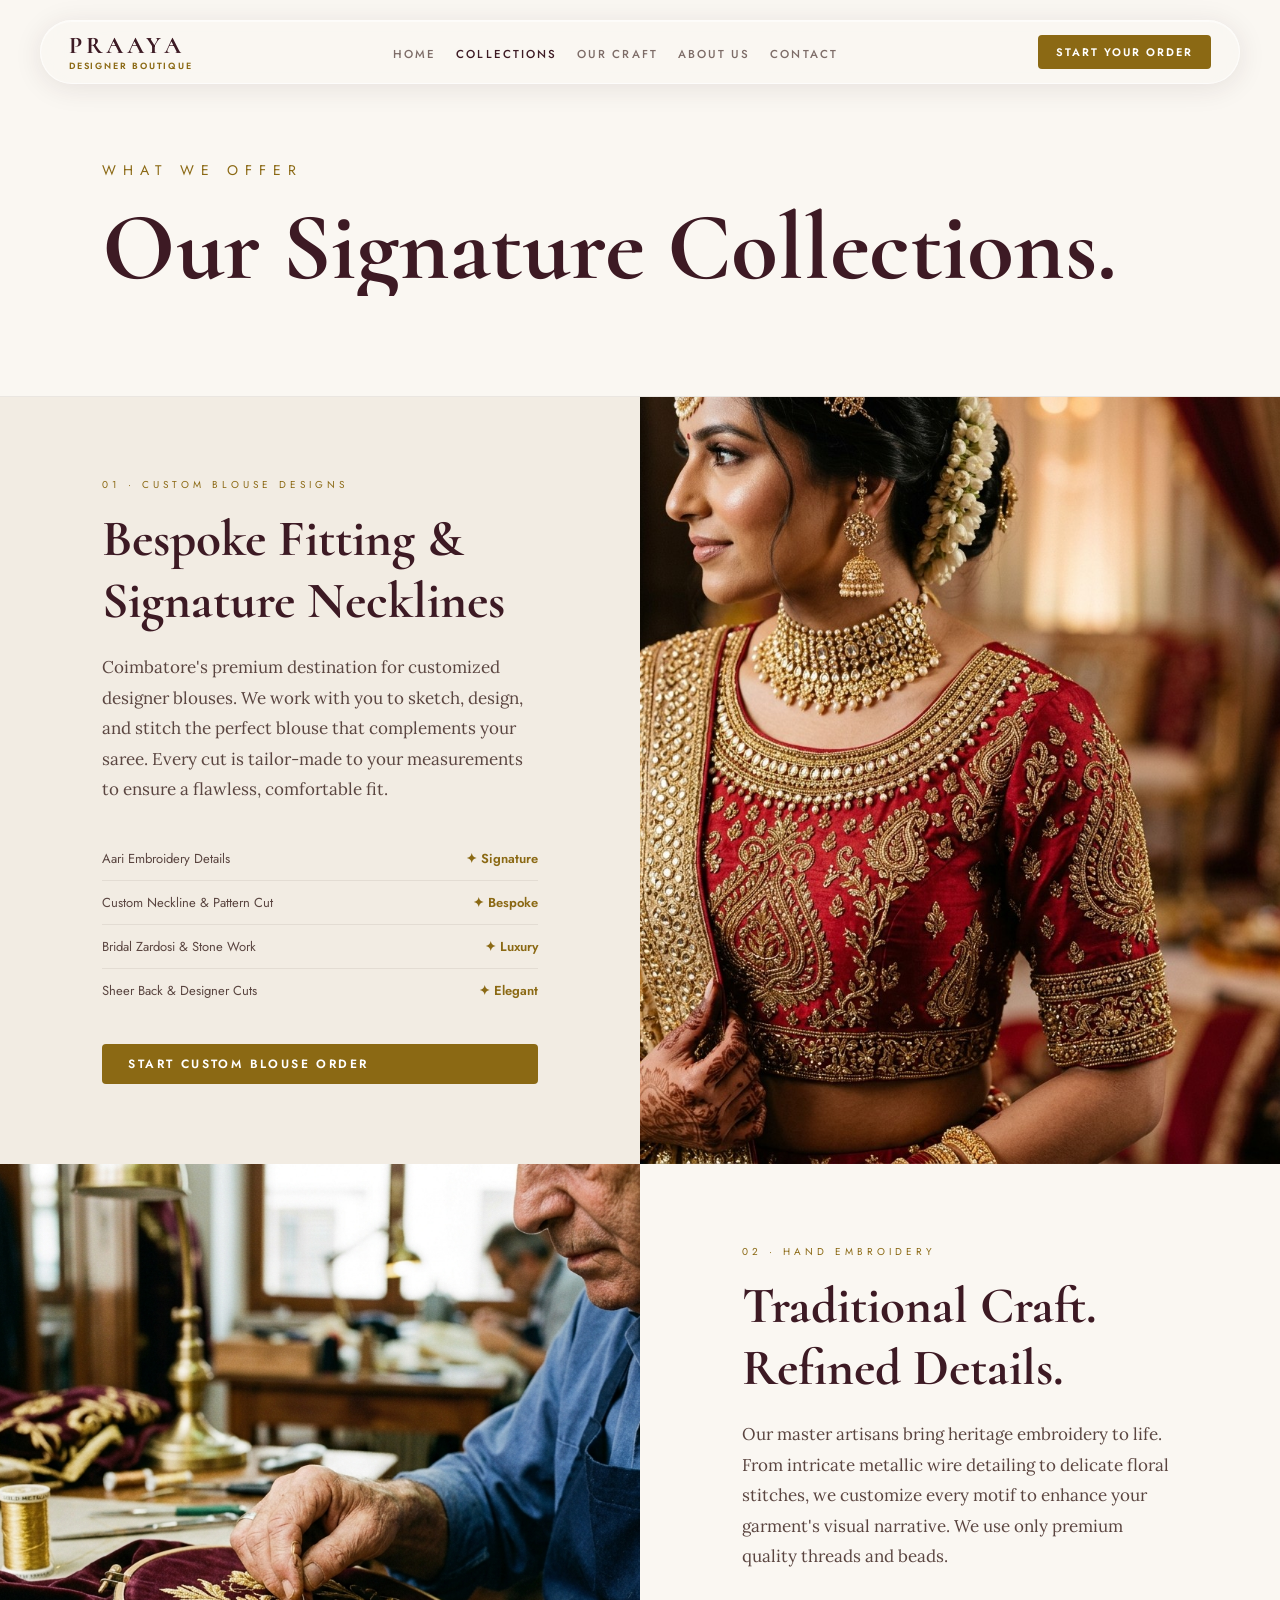
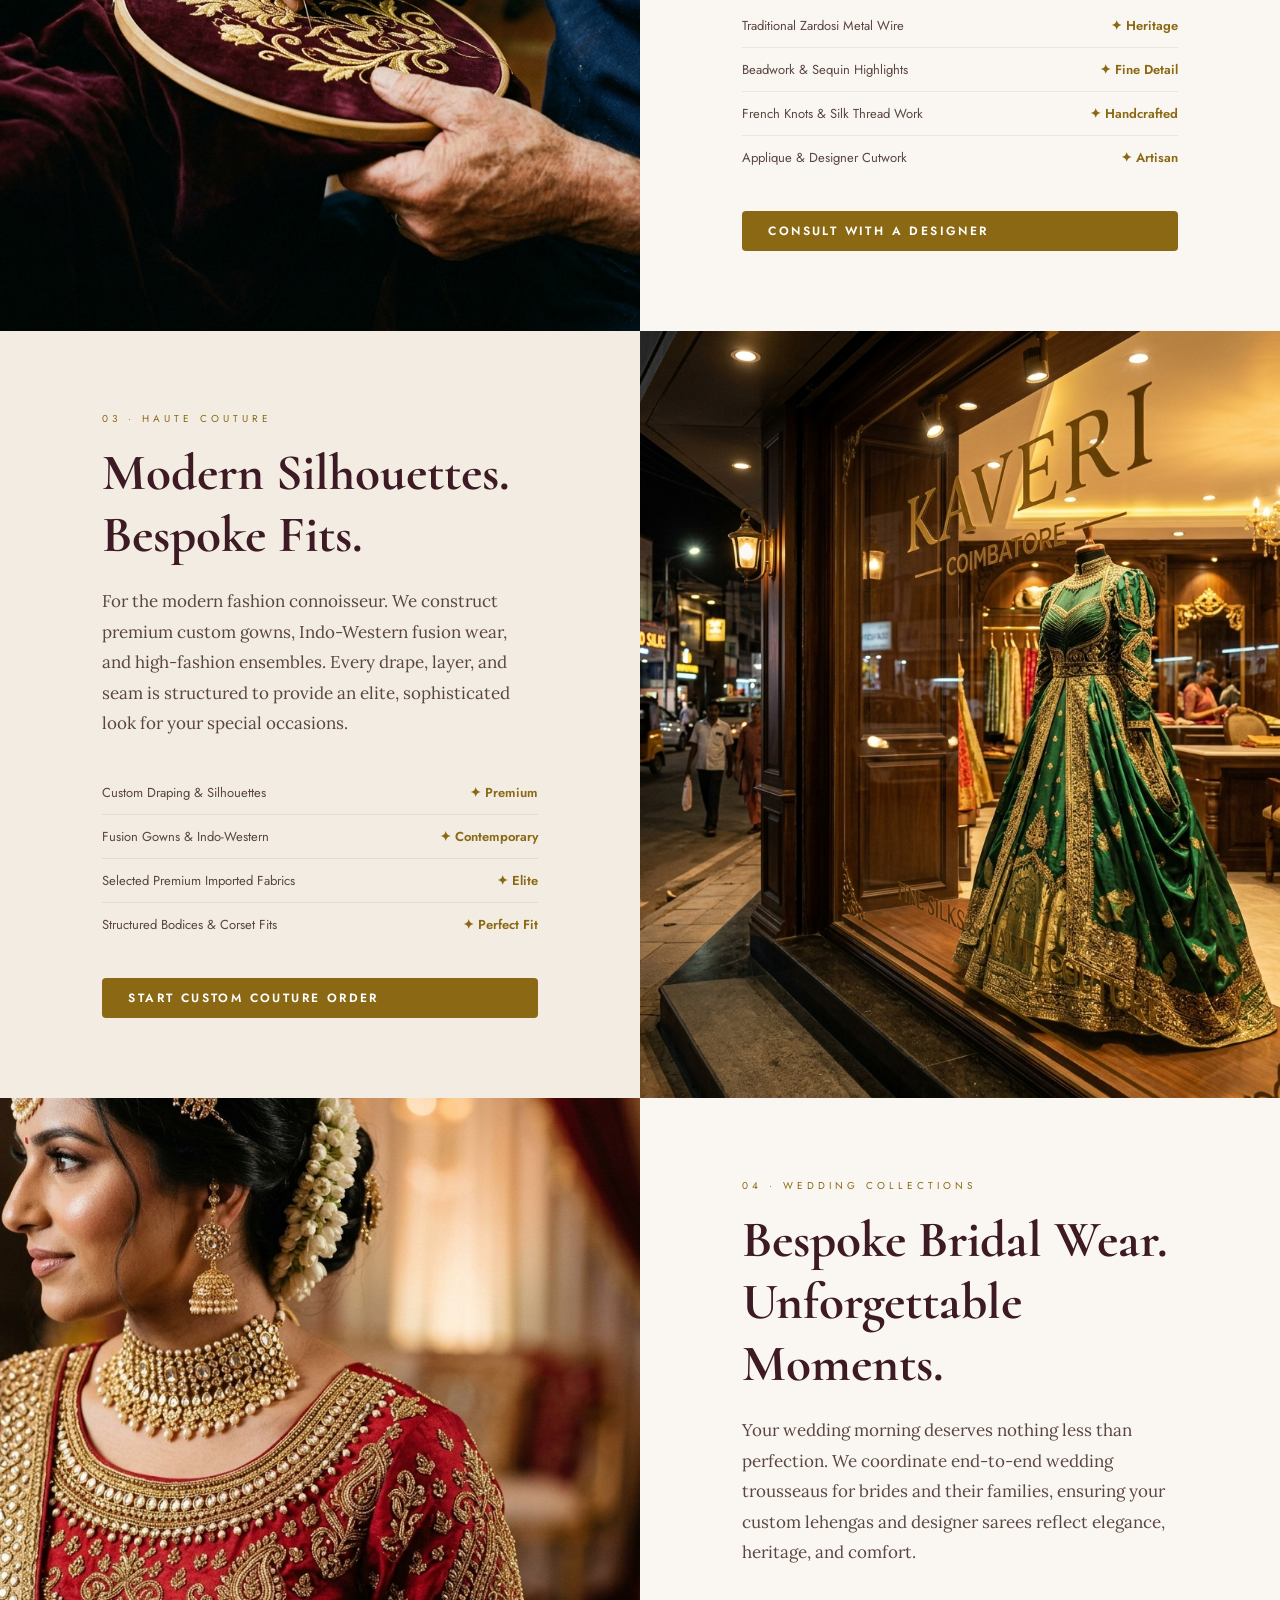
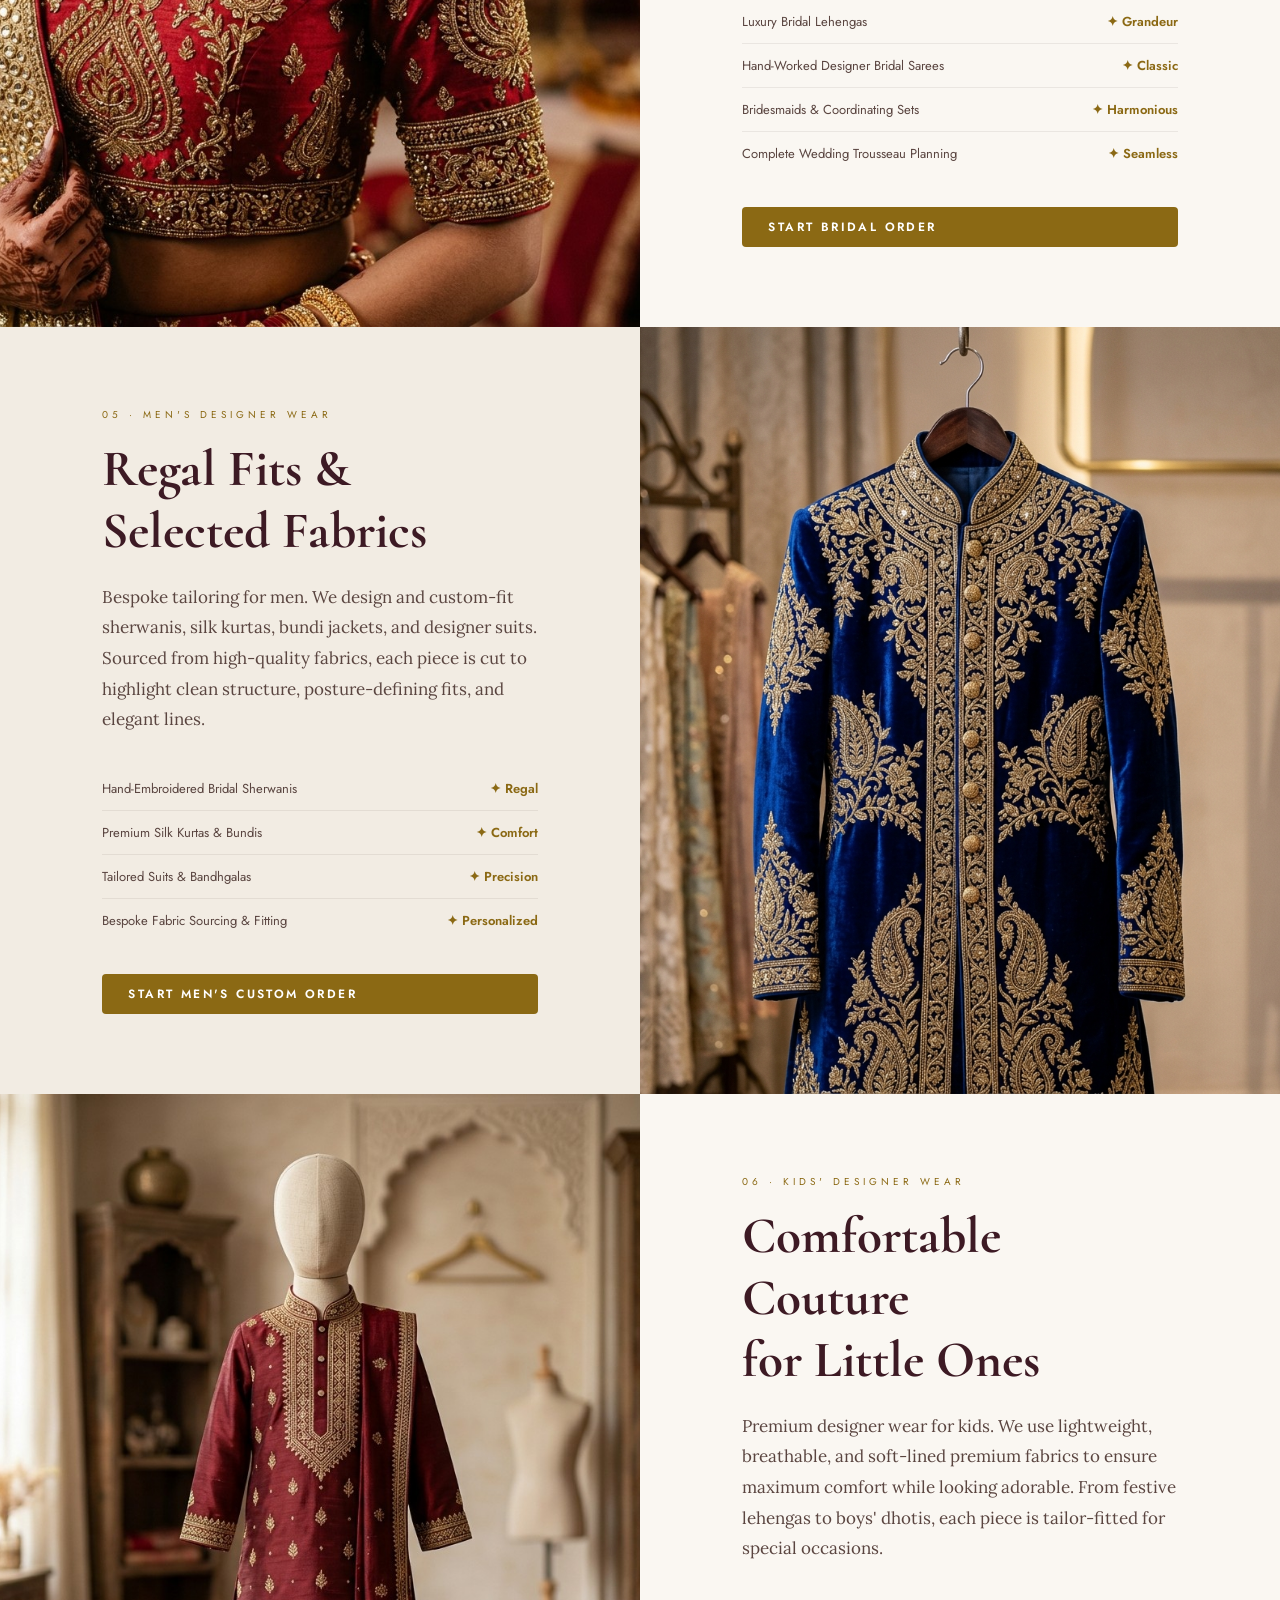
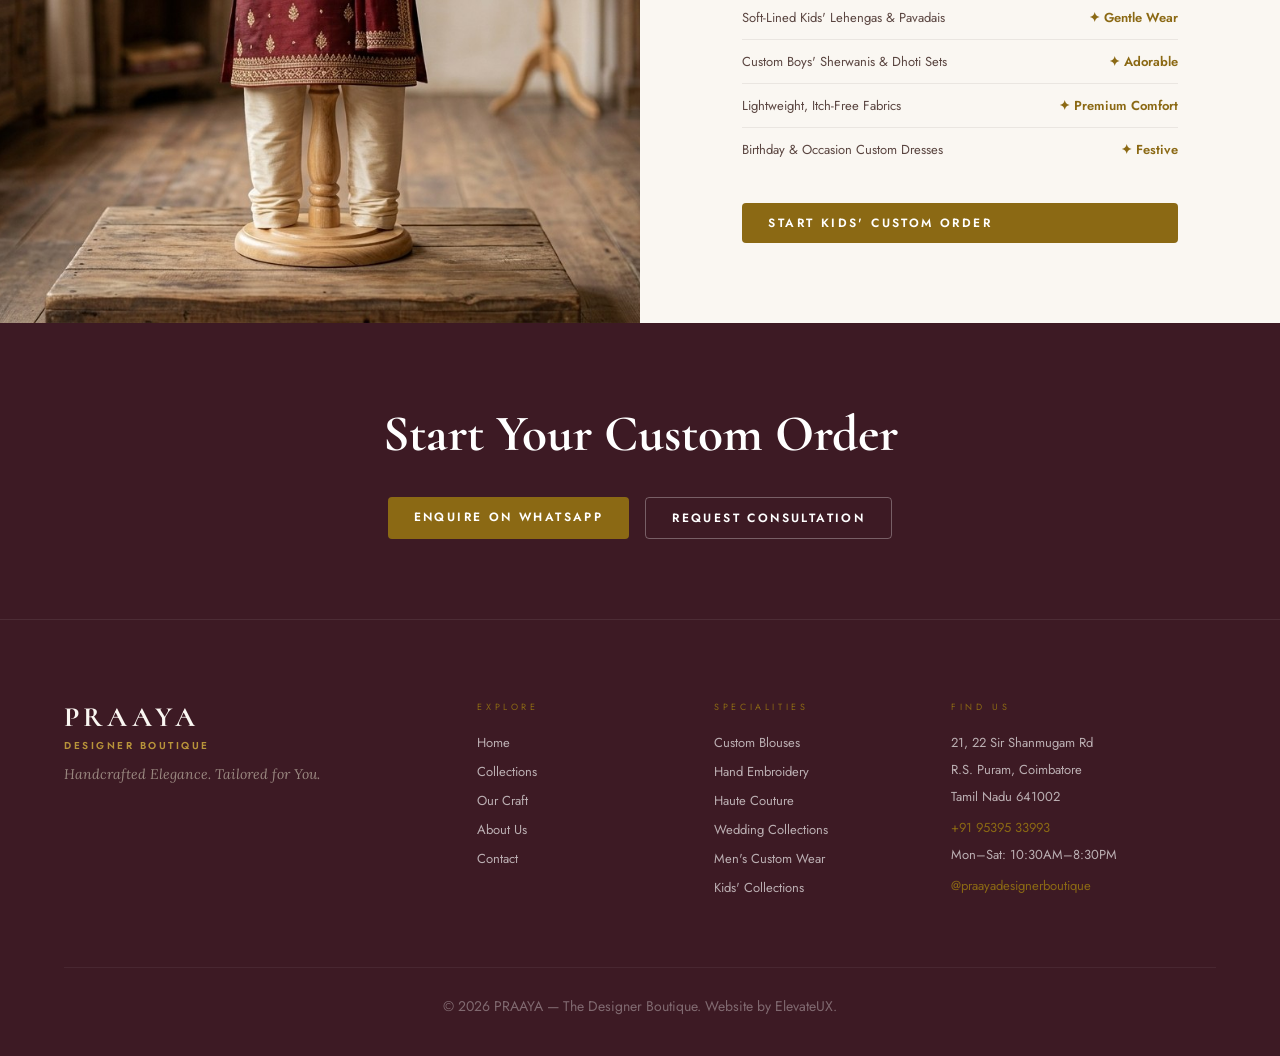
<file: services.html>
<!DOCTYPE html>
<html lang="en">
<head>
  <meta charset="UTF-8">
  <meta name="viewport" content="width=device-width, initial-scale=1.0">
  <meta name="description" content="Designer collections at PRAAYA — Custom Bridal Blouse Designs, Hand Embroidery, Haute Couture, Wedding Lehengas, Men's Custom Wear, and Kids' Designer wear. Coimbatore.">
  <title>Collections — PRAAYA — The Designer Boutique</title>
  <link rel="stylesheet" href="css/style.css">
</head>
<body>

  <!-- NAVIGATION -->
  <nav class="nav" role="navigation" aria-label="Main navigation">
    <a href="index.html" class="nav-brand">
      <div class="nav-brand-text">
        <span class="nav-brand-name" style="font-family: var(--font-display); font-size: 24px; font-weight: 700; letter-spacing: 0.15em; color: var(--burgundy);">PRAAYA</span>
        <span class="nav-brand-sub" style="font-family: var(--font-body); font-size: 9px; font-weight: 600; letter-spacing: 0.2em; color: var(--gold); text-transform: uppercase;">Designer Boutique</span>
      </div>
    </a>
    <ul class="nav-links">
      <li><a href="index.html">Home</a></li>
      <li><a href="services.html">Collections</a></li>
      <li><a href="gallery.html">Our Craft</a></li>
      <li><a href="about.html">About Us</a></li>
      <li><a href="contact.html">Contact</a></li>
    </ul>
    <a href="https://wa.me/919539533993?text=Hi%20Praaya%2C%20I%27d%20like%20to%20start%20a%20custom%20order." target="_blank" rel="noopener" class="nav-cta">Start Your Order</a>
    <button class="nav-hamburger" aria-label="Toggle menu">
      <span></span><span></span><span></span>
    </button>
  </nav>

  <div class="mobile-menu">
    <ul class="mobile-menu-links">
      <li><a href="index.html">Home</a></li>
      <li><a href="services.html">Collections</a></li>
      <li><a href="gallery.html">Our Craft</a></li>
      <li><a href="about.html">About Us</a></li>
      <li><a href="contact.html">Contact</a></li>
    </ul>
  </div>

  <!-- PAGE HERO -->
  <header class="page-hero">
    <span class="label-text page-hero-label">What We Offer</span>
    <h1><span>Our Signature Collections.</span></h1>
  </header>

  <!-- ============================================================
       SERVICE SECTIONS — ALTERNATING
  ============================================================ -->

  <!-- 01 Custom Blouse Designs -->
  <section class="service-section" id="curly">
    <div class="service-section-img">
      <img src="images/scale curly.jpg" alt="Custom Blouse Designs">
    </div>
    <div class="service-section-text">
      <p class="service-section-num">01 · Custom Blouse Designs</p>
      <h2 class="service-section-name reveal">Bespoke Fitting &amp;<br>Signature Necklines</h2>
      <p class="service-section-desc reveal reveal-delay-1">
        Coimbatore's premium destination for customized designer blouses. We work with you to sketch, design, and stitch the perfect blouse that complements your saree. Every cut is tailor-made to your measurements to ensure a flawless, comfortable fit.
      </p>
      <ul class="service-pricing reveal reveal-delay-2">
        <li>Aari Embroidery Details <span class="service-pricing-price">✦ Signature</span></li>
        <li>Custom Neckline &amp; Pattern Cut <span class="service-pricing-price">✦ Bespoke</span></li>
        <li>Bridal Zardosi &amp; Stone Work <span class="service-pricing-price">✦ Luxury</span></li>
        <li>Sheer Back &amp; Designer Cuts <span class="service-pricing-price">✦ Elegant</span></li>
      </ul>
      <a href="https://wa.me/919539533993?text=Hi%20Praaya%2C%20I%27d%20like%20to%20enquire%20about%20a%20custom%20blouse%20design." target="_blank" rel="noopener" class="btn-primary reveal reveal-delay-3">Start Custom Blouse Order</a>
    </div>
  </section>

  <!-- 02 Hand Embroidery -->
  <section class="service-section" id="botox">
    <div class="service-section-img">
      <img src="images/services-hair.png" alt="Hand Embroidery Detail">
    </div>
    <div class="service-section-text">
      <p class="service-section-num">02 · Hand Embroidery</p>
      <h2 class="service-section-name reveal">Traditional Craft.<br>Refined Details.</h2>
      <p class="service-section-desc reveal reveal-delay-1">
        Our master artisans bring heritage embroidery to life. From intricate metallic wire detailing to delicate floral stitches, we customize every motif to enhance your garment's visual narrative. We use only premium quality threads and beads.
      </p>
      <ul class="service-pricing reveal reveal-delay-2">
        <li>Traditional Zardosi Metal Wire <span class="service-pricing-price">✦ Heritage</span></li>
        <li>Beadwork &amp; Sequin Highlights <span class="service-pricing-price">✦ Fine Detail</span></li>
        <li>French Knots &amp; Silk Thread Work <span class="service-pricing-price">✦ Handcrafted</span></li>
        <li>Applique &amp; Designer Cutwork <span class="service-pricing-price">✦ Artisan</span></li>
      </ul>
      <a href="https://wa.me/919539533993?text=Hi%20Praaya%2C%20I%27d%20like%20to%20enquire%20about%20hand%20embroidery." target="_blank" rel="noopener" class="btn-primary reveal reveal-delay-3">Consult with a Designer</a>
    </div>
  </section>

  <!-- 03 Haute Couture -->
  <section class="service-section" id="nails">
    <div class="service-section-img">
      <img src="images/services-nails.png" alt="Haute Couture Silhouette">
    </div>
    <div class="service-section-text">
      <p class="service-section-num">03 · Haute Couture</p>
      <h2 class="service-section-name reveal">Modern Silhouettes.<br>Bespoke Fits.</h2>
      <p class="service-section-desc reveal reveal-delay-1">
        For the modern fashion connoisseur. We construct premium custom gowns, Indo-Western fusion wear, and high-fashion ensembles. Every drape, layer, and seam is structured to provide an elite, sophisticated look for your special occasions.
      </p>
      <ul class="service-pricing reveal reveal-delay-2">
        <li>Custom Draping &amp; Silhouettes <span class="service-pricing-price">✦ Premium</span></li>
        <li>Fusion Gowns &amp; Indo-Western <span class="service-pricing-price">✦ Contemporary</span></li>
        <li>Selected Premium Imported Fabrics <span class="service-pricing-price">✦ Elite</span></li>
        <li>Structured Bodices &amp; Corset Fits <span class="service-pricing-price">✦ Perfect Fit</span></li>
      </ul>
      <a href="https://wa.me/919539533993?text=Hi%20Praaya%2C%20I%27d%20like%20to%20enquire%20about%20custom%20haute%20couture." target="_blank" rel="noopener" class="btn-primary reveal reveal-delay-3">Start Custom Couture Order</a>
    </div>
  </section>

  <!-- 04 Wedding Collections -->
  <section class="service-section" id="bridal">
    <div class="service-section-img">
      <img src="images/bridal 2.jpg" alt="Bridal Couture Lehenga">
    </div>
    <div class="service-section-text">
      <p class="service-section-num">04 · Wedding Collections</p>
      <h2 class="service-section-name reveal">Bespoke Bridal Wear.<br>Unforgettable Moments.</h2>
      <p class="service-section-desc reveal reveal-delay-1">
        Your wedding morning deserves nothing less than perfection. We coordinate end-to-end wedding trousseaus for brides and their families, ensuring your custom lehengas and designer sarees reflect elegance, heritage, and comfort.
      </p>
      <ul class="service-pricing reveal reveal-delay-2">
        <li>Luxury Bridal Lehengas <span class="service-pricing-price">✦ Grandeur</span></li>
        <li>Hand-Worked Designer Bridal Sarees <span class="service-pricing-price">✦ Classic</span></li>
        <li>Bridesmaids &amp; Coordinating Sets <span class="service-pricing-price">✦ Harmonious</span></li>
        <li>Complete Wedding Trousseau Planning <span class="service-pricing-price">✦ Seamless</span></li>
      </ul>
      <a href="https://wa.me/919539533993?text=Hi%20Praaya%2C%20I%27d%20like%20to%20enquire%20about%20wedding%20collections." target="_blank" rel="noopener" class="btn-primary reveal reveal-delay-3">Start Bridal Order</a>
    </div>
  </section>

  <!-- 05 Men's Designer Wear -->
  <section class="service-section" id="facials">
    <div class="service-section-img">
      <img src="images/services-facial.png" alt="Men's Designer Wear">
    </div>
    <div class="service-section-text">
      <p class="service-section-num">05 · Men's Designer Wear</p>
      <h2 class="service-section-name reveal">Regal Fits &amp;<br>Selected Fabrics</h2>
      <p class="service-section-desc reveal reveal-delay-1">
        Bespoke tailoring for men. We design and custom-fit sherwanis, silk kurtas, bundi jackets, and designer suits. Sourced from high-quality fabrics, each piece is cut to highlight clean structure, posture-defining fits, and elegant lines.
      </p>
      <ul class="service-pricing reveal reveal-delay-2">
        <li>Hand-Embroidered Bridal Sherwanis <span class="service-pricing-price">✦ Regal</span></li>
        <li>Premium Silk Kurtas &amp; Bundis <span class="service-pricing-price">✦ Comfort</span></li>
        <li>Tailored Suits &amp; Bandhgalas <span class="service-pricing-price">✦ Precision</span></li>
        <li>Bespoke Fabric Sourcing &amp; Fitting <span class="service-pricing-price">✦ Personalized</span></li>
      </ul>
      <a href="https://wa.me/919539533993?text=Hi%20Praaya%2C%20I%27d%20like%20to%20enquire%20about%20men%27s%20custom%20wear." target="_blank" rel="noopener" class="btn-primary reveal reveal-delay-3">Start Men's Custom Order</a>
    </div>
  </section>

  <!-- 06 Kids' Designer Wear -->
  <section class="service-section" id="mens">
    <div class="service-section-img">
      <img src="images/men 2.jpg" alt="Kids' Designer Wear">
    </div>
    <div class="service-section-text">
      <p class="service-section-num">06 · Kids' Designer Wear</p>
      <h2 class="service-section-name reveal">Comfortable Couture<br>for Little Ones</h2>
      <p class="service-section-desc reveal reveal-delay-1">
        Premium designer wear for kids. We use lightweight, breathable, and soft-lined premium fabrics to ensure maximum comfort while looking adorable. From festive lehengas to boys' dhotis, each piece is tailor-fitted for special occasions.
      </p>
      <ul class="service-pricing reveal reveal-delay-2">
        <li>Soft-Lined Kids' Lehengas &amp; Pavadais <span class="service-pricing-price">✦ Gentle Wear</span></li>
        <li>Custom Boys' Sherwanis &amp; Dhoti Sets <span class="service-pricing-price">✦ Adorable</span></li>
        <li>Lightweight, Itch-Free Fabrics <span class="service-pricing-price">✦ Premium Comfort</span></li>
        <li>Birthday &amp; Occasion Custom Dresses <span class="service-pricing-price">✦ Festive</span></li>
      </ul>
      <a href="https://wa.me/919539533993?text=Hi%20Praaya%2C%20I%27d%20like%20to%20enquire%20about%20kids%27%20designer%20wear." target="_blank" rel="noopener" class="btn-primary reveal reveal-delay-3">Start Kids' Custom Order</a>
    </div>
  </section>

  <!-- SERVICES CTA BAND -->
  <section class="services-cta-band">
    <h2 class="reveal">Start Your Custom Order</h2>
    <div class="reveal reveal-delay-1" style="display:flex;gap:16px;justify-content:center;flex-wrap:wrap;margin-top:24px;">
      <a href="https://wa.me/919539533993?text=Hi%20Praaya%2C%20I%27d%20like%20to%20start%20a%20custom%20order." target="_blank" rel="noopener" class="btn-primary">Enquire on WhatsApp</a>
      <a href="contact.html" class="btn-outline-white">Request Consultation</a>
    </div>
  </section>

  <!-- FOOTER -->
  <footer>
    <div class="footer-grid">
      <div>
        <div class="footer-brand-wrap">
          <span class="footer-brand-name" style="font-family: var(--font-display); font-size: 28px; font-weight: 700; letter-spacing: 0.15em; display: block; color: var(--cream);">PRAAYA</span>
          <span class="footer-brand-sub" style="font-family: var(--font-body); font-size: 10px; font-weight: 600; letter-spacing: 0.25em; display: block; color: var(--gold-bright); text-transform: uppercase; margin-top: 4px;">Designer Boutique</span>
          <span class="footer-tagline" style="display: block; margin-top: 12px; font-family: var(--font-accent); font-style: italic; font-size: 14px; color: var(--text-muted);">Handcrafted Elegance. Tailored for You.</span>
        </div>
      </div>
      <div>
        <span class="footer-col-label">Explore</span>
        <ul class="footer-links">
          <li><a href="index.html">Home</a></li>
          <li><a href="services.html">Collections</a></li>
          <li><a href="gallery.html">Our Craft</a></li>
          <li><a href="about.html">About Us</a></li>
          <li><a href="contact.html">Contact</a></li>
        </ul>
      </div>
      <div>
        <span class="footer-col-label">Specialities</span>
        <ul class="footer-links">
          <li><a href="#curly">Custom Blouses</a></li>
          <li><a href="#botox">Hand Embroidery</a></li>
          <li><a href="#nails">Haute Couture</a></li>
          <li><a href="#bridal">Wedding Collections</a></li>
          <li><a href="#facials">Men's Custom Wear</a></li>
          <li><a href="#mens">Kids' Collections</a></li>
        </ul>
      </div>
      <div>
        <span class="footer-col-label">Find Us</span>
        <p class="footer-contact-item">21, 22 Sir Shanmugam Rd</p>
        <p class="footer-contact-item">R.S. Puram, Coimbatore</p>
        <p class="footer-contact-item">Tamil Nadu 641002</p>
        <a href="tel:+919539533993" class="footer-contact-item highlight" style="margin-top:12px">+91 95395 33993</a>
        <p class="footer-contact-item" style="margin-top:8px">Mon–Sat: 10:30AM–8:30PM</p>
        <a href="https://instagram.com/praayadesignerboutique" target="_blank" rel="noopener" class="footer-contact-item highlight" style="margin-top:12px">@praayadesignerboutique</a>
      </div>
    </div>
    <div class="footer-bottom">
      <p>© 2026 PRAAYA — The Designer Boutique. Website by ElevateUX.</p>
    </div>
  </footer>

  <script src="js/main.js"></script>
</body>
</html>
</file>
<file: css/style.css>
/* ============================================================
   SCALEUP UNISEX SALON — COMPLETE STYLESHEET
   High-fashion beauty editorial aesthetic
   ============================================================ */

@import url('https://fonts.googleapis.com/css2?family=Cormorant:ital,wght@0,300;0,400;0,500;0,600;0,700;1,300;1,400;1,500;1,600&family=Jost:wght@300;400;500;600;700&family=Lora:ital,wght@0,400;0,500;1,400;1,500&display=swap');

/* ============================================================
   CSS CUSTOM PROPERTIES
   ============================================================ */
:root {
  /* BACKGROUNDS */
  --cream: #faf7f2;
  --cream-dark: #f2ece3;
  --cream-warm: #ede5d8;

  /* PRIMARY — Deep Burgundy/Wine */
  --burgundy: #3d1a24;
  --burgundy-mid: #5a2535;
  --burgundy-light: #8b4f5e;

  /* ACCENT — Warm Gold */
  --gold: #8b6914;
  --gold-bright: #b8943a;
  --gold-light: #f0e4c0;
  --gold-glow: rgba(139, 105, 20, 0.12);

  /* TEXT */
  --text-primary: #1a0d10;
  --text-secondary: #5a4540;
  --text-muted: #9a8880;

  /* FUNCTIONAL */
  --border: rgba(58, 26, 36, 0.08);
  --border-gold: rgba(139, 105, 20, 0.2);
  --white: #ffffff;

  /* TYPOGRAPHY */
  --font-display: 'Cormorant', serif;
  --font-body: 'Jost', sans-serif;
  --font-accent: 'Lora', serif;

  /* TYPE SCALE */
  --display: clamp(60px, 9.5vw, 144px);
  --h1: clamp(48px, 6vw, 84px);
  --h2: clamp(36px, 4vw, 60px);
  --h3: clamp(24px, 2.5vw, 36px);
  --body-lg: 18px;
  --body: 16px;
  --label: 14px;
}

/* ============================================================
   RESET & BASE
   ============================================================ */
*, *::before, *::after {
  margin: 0;
  padding: 0;
  box-sizing: border-box;
}

html {
  scroll-behavior: smooth;
  font-size: 16px;
}

body {
  font-family: var(--font-body);
  background-color: var(--cream);
  color: var(--text-primary);
  overflow-x: hidden;
  animation: pageFade 0.4s ease forwards;
}

img {
  border-radius: 0 !important;
  display: block;
  max-width: 100%;
}

a {
  text-decoration: none;
  color: inherit;
}

ul { list-style: none; }

button { font-family: var(--font-body); }

/* SCROLLBAR */
::-webkit-scrollbar { width: 4px; }
::-webkit-scrollbar-track { background: var(--cream); }
::-webkit-scrollbar-thumb { background: var(--gold); border-radius: 0; }

/* SELECTION */
::selection { background: var(--gold); color: white; }

/* ============================================================
   UTILITIES
   ============================================================ */
.label-text {
  font-family: var(--font-body);
  font-size: var(--label);
  font-weight: 400;
  letter-spacing: 0.5em;
  text-transform: uppercase;
  color: var(--gold);
  display: block;
}

/* ============================================================
   KEYFRAMES
   ============================================================ */
@keyframes pageFade {
  from { opacity: 0; }
  to { opacity: 1; }
}

@keyframes fadeInUp {
  from { opacity: 0; transform: translateY(16px); }
  to { opacity: 1; transform: translateY(0); }
}

@keyframes slideUpFade {
  from { opacity: 0; transform: translateY(24px); }
  to { opacity: 1; transform: translateY(0); }
}

@keyframes fadeIn {
  from { opacity: 0; }
  to { opacity: 1; }
}

@keyframes scrollPulse {
  0%, 100% { opacity: 1; transform: scaleY(1); }
  50% { opacity: 0.35; transform: scaleY(0.6); }
}

@keyframes badgeFloat {
  0%, 100% { transform: translateY(0px); }
  50%       { transform: translateY(-11px); }
}

@keyframes marqueeLeft {
  0% { transform: translateX(0); }
  100% { transform: translateX(-50%); }
}

@keyframes marqueeRight {
  0% { transform: translateX(-50%); }
  100% { transform: translateX(0); }
}

/* ============================================================
   BUTTONS (GLOBAL)
   ============================================================ */
.btn-primary {
  font-family: var(--font-body);
  font-size: 12px;
  font-weight: 600;
  letter-spacing: 0.2em;
  text-transform: uppercase;
  background: var(--gold);
  color: white;
  padding: 11px 26px;
  border-radius: 4px;
  border: none;
  cursor: pointer;
  text-decoration: none;
  display: inline-block;
  transition: background 0.35s cubic-bezier(0.16, 1, 0.3, 1),
              letter-spacing 0.35s cubic-bezier(0.16, 1, 0.3, 1),
              transform 0.35s cubic-bezier(0.16, 1, 0.3, 1);
}
.btn-primary:hover {
  background: var(--gold-bright);
  letter-spacing: 0.26em;
  transform: translateY(-1px);
}

.btn-secondary {
  font-family: var(--font-body);
  font-size: 12px;
  font-weight: 600;
  letter-spacing: 0.2em;
  text-transform: uppercase;
  border: 1px solid var(--border-gold);
  color: var(--gold);
  background: transparent;
  padding: 11px 26px;
  border-radius: 4px;
  cursor: pointer;
  text-decoration: none;
  display: inline-block;
  transition: background 0.35s cubic-bezier(0.16, 1, 0.3, 1),
              letter-spacing 0.35s cubic-bezier(0.16, 1, 0.3, 1);
}
.btn-secondary:hover {
  background: var(--gold-light);
  letter-spacing: 0.26em;
}

.btn-outline-white {
  font-family: var(--font-body);
  font-size: 12px;
  font-weight: 600;
  letter-spacing: 0.2em;
  text-transform: uppercase;
  border: 1px solid rgba(255, 255, 255, 0.3);
  color: white;
  background: transparent;
  padding: 11px 26px;
  border-radius: 4px;
  cursor: pointer;
  text-decoration: none;
  display: inline-block;
  transition: background 0.35s cubic-bezier(0.16, 1, 0.3, 1),
              border-color 0.35s ease;
}
.btn-outline-white:hover {
  background: rgba(255, 255, 255, 0.08);
  border-color: rgba(255, 255, 255, 0.6);
}

/* ============================================================
   REVEAL ANIMATIONS (SCROLL)
   ============================================================ */
.reveal {
  opacity: 0;
  transform: translateY(30px);
  transition: opacity 0.7s cubic-bezier(0.16, 1, 0.3, 1),
              transform 0.7s cubic-bezier(0.16, 1, 0.3, 1);
}
.reveal.visible {
  opacity: 1;
  transform: translateY(0);
}
.reveal-delay-1 { transition-delay: 0.06s; }
.reveal-delay-2 { transition-delay: 0.12s; }
.reveal-delay-3 { transition-delay: 0.18s; }
.reveal-delay-4 { transition-delay: 0.24s; }
.reveal-delay-5 { transition-delay: 0.30s; }

/* ============================================================
   NAVIGATION
   ============================================================ */
.nav {
  position: fixed;
  top: 20px;
  left: 50%;
  transform: translateX(-50%);
  z-index: 1000;
  height: 64px;
  width: calc(100% - 56px);
  max-width: 1200px;
  background: rgba(250, 247, 242, 0.84);
  backdrop-filter: blur(28px);
  -webkit-backdrop-filter: blur(28px);
  border: 1px solid rgba(255, 255, 255, 0.6);
  border-radius: 60px;
  display: flex;
  align-items: center;
  padding: 0 28px;
  box-shadow: 0 4px 28px rgba(61, 26, 36, 0.10), 0 1px 0 rgba(255,255,255,0.5) inset;
  transition: background 0.5s cubic-bezier(0.16, 1, 0.3, 1),
              border-color 0.5s cubic-bezier(0.16, 1, 0.3, 1),
              box-shadow 0.5s ease;
}
.nav.scrolled {
  background: rgba(250, 247, 242, 0.97);
  border-color: rgba(139, 105, 20, 0.14);
  box-shadow: 0 8px 36px rgba(0, 0, 0, 0.11);
}

.nav-brand {
  display: flex;
  align-items: center;
  gap: 12px;
  text-decoration: none;
  flex-shrink: 0;
}
.nav-logo {
  width: 40px;
  height: 40px;
  object-fit: contain;
}
.nav-brand-text {
  display: flex;
  flex-direction: column;
  line-height: 1;
}
.nav-brand-name {
  font-family: var(--font-display);
  font-size: 20px;
  font-weight: 600;
  color: var(--burgundy);
  letter-spacing: 0.06em;
}
.nav-brand-sub {
  font-family: var(--font-body);
  font-size: 9px;
  font-weight: 400;
  color: var(--text-muted);
  letter-spacing: 0.5em;
  text-transform: uppercase;
  display: block;
  margin-top: 3px;
}

.nav-links {
  display: flex;
  align-items: center;
  gap: 20px;
  list-style: none;
  flex: 1;
  justify-content: center;
  margin: 0 12px;
  overflow: hidden;
}
.nav-links a {
  font-family: var(--font-body);
  font-size: 11.5px;
  font-weight: 500;
  letter-spacing: 0.18em;
  text-transform: uppercase;
  color: var(--text-secondary);
  text-decoration: none;
  position: relative;
  padding-bottom: 3px;
  opacity: 0.78;
  transition: color 0.28s ease,
              opacity 0.28s ease,
              transform 0.28s cubic-bezier(0.16, 1, 0.3, 1);
  white-space: nowrap;
}
.nav-links a::after {
  content: '';
  position: absolute;
  bottom: 0;
  left: 0;
  width: 0;
  height: 1px;
  background: var(--gold);
  transition: width 0.32s cubic-bezier(0.16, 1, 0.3, 1);
}
.nav-links a:hover,
.nav-links a.active {
  color: var(--burgundy);
  opacity: 1;
  transform: translateY(-1px);
}
.nav-links a:hover::after,
.nav-links a.active::after {
  width: 100%;
}

.nav-cta {
  margin-left: auto;
  font-family: var(--font-body);
  font-size: 11px;
  font-weight: 600;
  letter-spacing: 0.18em;
  text-transform: uppercase;
  background: var(--gold);
  color: white;
  padding: 9px 18px;
  border-radius: 4px;
  border: none;
  cursor: pointer;
  text-decoration: none;
  transition: background 0.35s cubic-bezier(0.16, 1, 0.3, 1),
              letter-spacing 0.35s cubic-bezier(0.16, 1, 0.3, 1),
              transform 0.28s cubic-bezier(0.16, 1, 0.3, 1);
  white-space: nowrap;
  flex-shrink: 0;
}
.nav-cta:hover {
  background: var(--gold-bright);
  letter-spacing: 0.24em;
  transform: translateY(-1px);
}

.nav-hamburger {
  display: none;
  flex-direction: column;
  gap: 8px;
  cursor: pointer;
  margin-left: auto;
  background: none;
  border: none;
  padding: 4px;
}
.nav-hamburger span {
  display: block;
  width: 28px;
  height: 1px;
  background: var(--burgundy);
  transition: transform 0.4s cubic-bezier(0.16, 1, 0.3, 1),
              opacity 0.3s ease;
  transform-origin: center;
}
.nav-hamburger.open span:nth-child(1) {
  transform: translateY(9px) rotate(45deg);
}
.nav-hamburger.open span:nth-child(2) {
  opacity: 0;
  transform: scaleX(0);
}
.nav-hamburger.open span:nth-child(3) {
  transform: translateY(-9px) rotate(-45deg);
}

/* MOBILE MENU */
.mobile-menu {
  position: fixed;
  top: 0;
  left: 0;
  right: 0;
  bottom: 0;
  background: var(--cream);
  z-index: 999;
  display: flex;
  flex-direction: column;
  align-items: center;
  justify-content: center;
  opacity: 0;
  pointer-events: none;
  transform: translateY(-24px);
  transition: opacity 0.4s cubic-bezier(0.16, 1, 0.3, 1),
              transform 0.4s cubic-bezier(0.16, 1, 0.3, 1);
}
.mobile-menu.open {
  opacity: 1;
  pointer-events: all;
  transform: translateY(0);
}

.mobile-menu-links {
  list-style: none;
  text-align: center;
}
.mobile-menu-links li {
  opacity: 0;
  transform: translateY(20px);
  transition: opacity 0.4s ease, transform 0.4s cubic-bezier(0.16, 1, 0.3, 1);
}
.mobile-menu.open .mobile-menu-links li:nth-child(1) { opacity: 1; transform: translateY(0); transition-delay: 0.10s; }
.mobile-menu.open .mobile-menu-links li:nth-child(2) { opacity: 1; transform: translateY(0); transition-delay: 0.18s; }
.mobile-menu.open .mobile-menu-links li:nth-child(3) { opacity: 1; transform: translateY(0); transition-delay: 0.26s; }
.mobile-menu.open .mobile-menu-links li:nth-child(4) { opacity: 1; transform: translateY(0); transition-delay: 0.34s; }
.mobile-menu.open .mobile-menu-links li:nth-child(5) { opacity: 1; transform: translateY(0); transition-delay: 0.42s; }
.mobile-menu-links a {
  font-family: var(--font-display);
  font-size: clamp(36px, 8vw, 52px);
  font-weight: 600;
  font-style: italic;
  color: var(--burgundy);
  text-decoration: none;
  display: block;
  padding: 12px 0;
  transition: color 0.3s ease;
}
.mobile-menu-links a:hover { color: var(--gold); }

/* ============================================================
   HERO SECTION
   ============================================================ */
.hero {
  height: 100vh;
  min-height: 680px;
  background: var(--cream);
  position: relative;
  overflow: hidden;
  display: flex;
  align-items: center;
  justify-content: center;
}

.hero-wave-svg {
  position: absolute;
  inset: -30%;
  width: 160%;
  height: 160%;
  z-index: 0;
  pointer-events: none;
  opacity: 0.85;
}
.hero-blob-1 {
  transform-origin: 620px 480px;
  animation: blobDrift1 14s ease-in-out infinite alternate;
}
.hero-blob-2 {
  transform-origin: 980px 260px;
  animation: blobDrift2 18s ease-in-out infinite alternate;
}
@keyframes blobDrift1 {
  0%   { transform: scale(1)    translate(0px,    0px)    rotate(0deg); }
  30%  { transform: scale(1.35) translate(-60px,  80px)   rotate(8deg); }
  60%  { transform: scale(1.15) translate(90px,  -50px)   rotate(-5deg); }
  100% { transform: scale(1.50) translate(-40px,  60px)   rotate(12deg); }
}
@keyframes blobDrift2 {
  0%   { transform: scale(1)    translate(0px,   0px)   rotate(0deg); }
  40%  { transform: scale(1.60) translate(80px,  60px)  rotate(-10deg); }
  70%  { transform: scale(1.20) translate(-50px, 90px)  rotate(6deg); }
  100% { transform: scale(1.80) translate(30px, -70px)  rotate(-15deg); }
}

.hero-content {
  position: relative;
  z-index: 2;
  padding: 80px 24px 0;
  max-width: 920px;
  width: 100%;
  text-align: center;
  display: flex;
  flex-direction: column;
  align-items: center;
  justify-content: center;
}

.hero-label { display: none; }

.hero-headline { margin-bottom: 28px; }

.hero-line {
  overflow: hidden;
  line-height: 1.0;
}
.hero-line span {
  display: block;
  font-family: var(--font-display);
  font-size: var(--display);
  font-weight: 700;
  color: var(--burgundy);
  letter-spacing: -0.025em;
  white-space: nowrap;
  transform: translateY(105%);
  transition: transform 0.8s cubic-bezier(0.16, 1, 0.3, 1);
  will-change: transform;
}

.word-unique {
  font-style: italic;
  font-weight: 400;
  color: #7a4e0e;
}
.hero-line.line-light span  { font-weight: 700; }
.hero-line.line-bold span   { font-weight: 800; }
.hero-line.line-italic span { font-weight: 700; font-style: italic; color: var(--gold); }

.hero-divider {
  width: 0;
  height: 2px;
  background: var(--gold);
  margin: 0 auto 28px;
  transition: width 0.6s ease;
}

.hero-subline {
  font-family: var(--font-accent);
  font-style: italic;
  font-size: 18px;
  color: var(--text-secondary);
  line-height: 1.8;
  max-width: 560px;
  margin-bottom: 36px;
  opacity: 0;
  animation: fadeInUp 0.6s ease 1.2s forwards;
}

.hero-trust {
  font-family: var(--font-body);
  font-size: 12px;
  font-weight: 400;
  color: var(--text-muted);
  margin-bottom: 40px;
  opacity: 0;
  animation: fadeInUp 0.6s ease 1.4s forwards;
}
.hero-trust .star { color: var(--gold); }
.hero-trust .dot  { color: var(--gold); margin: 0 10px; }

.hero-ctas {
  display: flex;
  gap: 16px;
  justify-content: center;
  opacity: 0;
  animation: slideUpFade 0.6s ease 1.6s forwards;
}

/* HERO IMAGE */
.hero-image {
  position: absolute;
  right: 0;
  top: 0;
  width: 55%;
  height: 100%;
  overflow: hidden;
}
.hero-image img {
  width: 100%;
  height: 110%;
  object-fit: cover;
  object-position: center top;
  clip-path: polygon(8% 0, 100% 0, 100% 100%, 0 100%);
  will-change: transform;
}
.hero-image-gradient {
  position: absolute;
  top: 0;
  left: 0;
  right: 0;
  bottom: 0;
  background: linear-gradient(to right, var(--cream) 0%, transparent 22%);
  pointer-events: none;
  z-index: 1;
}

/* FLOATING STAT BADGES */
.hero-badge {
  position: absolute;
  padding: 20px 24px;
  opacity: 0;
  z-index: 3;
}
.hero-badge-rating {
  bottom: 26%;
  left: 6%;
  background: white;
  border: 1px solid var(--border);
  box-shadow: 0 8px 32px rgba(61, 26, 36, 0.10);
  animation: slideUpFade 0.6s ease 1.8s forwards, badgeFloat 5s ease-in-out 2.5s infinite;
}
.hero-badge-clients {
  top: 22%;
  right: 6%;
  background: var(--burgundy);
  box-shadow: 0 8px 32px rgba(61, 26, 36, 0.25);
  animation: slideUpFade 0.6s ease 2.0s forwards, badgeFloat 5s ease-in-out 3.3s infinite;
}
.hero-badge-num {
  font-family: var(--font-display);
  font-weight: 700;
  line-height: 1;
}
.hero-badge-rating .hero-badge-num { font-size: 36px; color: var(--gold); }
.hero-badge-clients .hero-badge-num { font-size: 28px; color: white; }
.hero-badge-label {
  font-family: var(--font-body);
  font-size: 10px;
  font-weight: 400;
  margin-top: 4px;
}
.hero-badge-rating .hero-badge-label { color: var(--text-muted); }
.hero-badge-clients .hero-badge-label { color: rgba(255, 255, 255, 0.6); }

/* SCROLL INDICATOR */
.scroll-indicator {
  position: absolute;
  bottom: 40px;
  left: 50%;
  transform: translateX(-50%);
  display: flex;
  flex-direction: column;
  align-items: center;
  gap: 8px;
  opacity: 0;
  animation: fadeIn 0.6s ease 2.1s forwards;
  z-index: 2;
}
.scroll-line {
  width: 1px;
  height: 40px;
  background: var(--gold);
  animation: scrollPulse 2s ease-in-out infinite;
}
.scroll-text {
  font-family: var(--font-body);
  font-size: 9px;
  font-weight: 400;
  letter-spacing: 0.5em;
  text-transform: uppercase;
  color: var(--text-muted);
}

/* ============================================================
   MARQUEE STRIP
   ============================================================ */
.marquee-strip {
  background: var(--burgundy);
  padding: 12px 0;
  overflow: hidden;
  border-top: 1px solid rgba(255, 255, 255, 0.06);
}
.marquee-row {
  display: flex;
  overflow: hidden;
  user-select: none;
  margin-bottom: 6px;
}
.marquee-row:last-child { margin-bottom: 0; }

.marquee-track {
  display: flex;
  white-space: nowrap;
  animation: marqueeLeft 22s linear infinite;
}
.marquee-track-reverse {
  display: flex;
  white-space: nowrap;
  animation: marqueeRight 28s linear infinite;
}
.marquee-row:hover .marquee-track,
.marquee-row:hover .marquee-track-reverse {
  animation-play-state: paused;
}
.marquee-item {
  font-family: var(--font-body);
  font-size: 10px;
  font-weight: 500;
  letter-spacing: 0.4em;
  text-transform: uppercase;
  color: rgba(255, 255, 255, 0.7);
  padding: 0 20px;
  white-space: nowrap;
}

/* ============================================================
   SPECIALTY INTRO
   ============================================================ */
.specialty {
  position: relative;
  background: var(--cream);
  padding: 140px 5%;
  display: flex;
  justify-content: center;
  align-items: center;
  overflow: hidden;
  min-height: 700px;
}
.specialty-bg-image-wrap {
  position: absolute;
  inset: 0;
  width: 100%;
  height: 100%;
  z-index: 1;
  pointer-events: none;
}
.specialty-bg-img {
  width: 100%;
  height: 100%;
  object-fit: cover;
  opacity: 0.12;
  filter: grayscale(20%) sepia(10%);
}
.specialty-inner {
  position: relative;
  z-index: 3;
  display: flex;
  flex-direction: column;
  align-items: center;
  text-align: center;
  max-width: 780px;
  margin: 0 auto;
}
.specialty-left {
  flex: 0 0 100%;
  max-width: 100%;
  display: flex;
  flex-direction: column;
  align-items: center;
  text-align: center;
}
.specialty-label { margin-bottom: 24px; }

.specialty-headline { margin-bottom: 0; text-align: center; }
.specialty-headline-line {
  line-height: 1.1;
  overflow: hidden;
}
.specialty-headline-line span {
  display: block;
  font-family: var(--font-display);
  font-size: clamp(40px, 5vw, 68px);
  color: var(--burgundy);
  font-weight: 700;
}
.specialty-headline-line.italic span {
  font-weight: 300;
  font-style: italic;
  color: var(--gold);
}

.specialty-divider {
  width: 100px;
  height: 1px;
  background: var(--gold);
  margin: 28px auto;
}
.specialty-body {
  font-family: var(--font-accent);
  font-size: 17px;
  color: var(--text-secondary);
  line-height: 1.8;
  max-width: 650px;
  margin: 0 auto 36px auto;
  text-align: center;
}

/* Floating Random Bubbles styling */
.specialty-bubbles {
  position: absolute;
  inset: 0;
  width: 100%;
  height: 100%;
  z-index: 2;
  pointer-events: none;
}

.specialty-bubble {
  position: absolute;
  background: rgba(184, 148, 58, 0.08);
  border: 1.5px solid var(--gold);
  color: var(--burgundy);
  padding: 14px 28px;
  border-radius: 50px;
  font-family: var(--font-body);
  font-size: 13px;
  font-weight: 600;
  letter-spacing: 0.05em;
  box-shadow: 0 8px 32px rgba(184, 148, 58, 0.15);
  pointer-events: auto;
  cursor: default;
  transition: all 0.3s cubic-bezier(0.25, 0.46, 0.45, 0.94);
  white-space: nowrap;
}

.specialty-bubble:hover {
  background: var(--gold);
  color: #0b0907;
  transform: scale(1.08) translateY(-5px);
  box-shadow: 0 12px 40px rgba(184, 148, 58, 0.35);
  border-color: var(--gold);
  z-index: 10;
}

/* Random Positions and animations around the centered container */
.specialty-bubble.bubble-1 {
  top: 15%;
  left: 8%;
  animation: floatRandom1 8s ease-in-out infinite alternate;
}
.specialty-bubble.bubble-2 {
  top: 25%;
  right: 6%;
  animation: floatRandom2 10s ease-in-out infinite alternate;
}
.specialty-bubble.bubble-3 {
  bottom: 22%;
  left: 6%;
  animation: floatRandom3 9s ease-in-out infinite alternate;
}
.specialty-bubble.bubble-4 {
  bottom: 18%;
  right: 8%;
  animation: floatRandom4 11s ease-in-out infinite alternate;
}
.specialty-bubble.bubble-5 {
  top: 50%;
  left: 10%;
  transform: translateY(-50%);
  animation: floatRandom2 7s ease-in-out infinite alternate-reverse;
}
.specialty-bubble.bubble-6 {
  top: 48%;
  right: 12%;
  transform: translateY(-50%);
  animation: floatRandom1 9s ease-in-out infinite alternate-reverse;
}

@keyframes floatRandom1 {
  0% { transform: translate(0, 0) rotate(0deg); }
  100% { transform: translate(15px, -15px) rotate(4deg); }
}
@keyframes floatRandom2 {
  0% { transform: translate(0, 0) rotate(0deg); }
  100% { transform: translate(-20px, 12px) rotate(-6deg); }
}
@keyframes floatRandom3 {
  0% { transform: translate(0, 0) rotate(0deg); }
  100% { transform: translate(12px, 18px) rotate(5deg); }
}
@keyframes floatRandom4 {
  0% { transform: translate(0, 0) rotate(0deg); }
  100% { transform: translate(-15px, -12px) rotate(-3deg); }
}

@media (max-width: 991px) {
  .specialty {
    padding: 100px 5%;
    min-height: auto;
    flex-direction: column !important;
  }
  .specialty-bubbles {
    position: relative;
    display: flex;
    flex-wrap: wrap;
    justify-content: center;
    gap: 15px;
    margin-top: 40px;
    height: auto;
    inset: auto;
  }
  .specialty-bubble {
    position: static;
    transform: none !important;
    animation: floatRandom1 7s ease-in-out infinite alternate !important;
  }
}

/* ============================================================
   HAIR TYPE SHOWCASE
   ============================================================ */
.hair-types {
  background: var(--cream-dark);
  padding: 100px 0;
}
.hair-types-header {
  text-align: center;
  padding: 0 5%;
  margin-bottom: 60px;
}
.hair-types-headline {
  font-family: var(--font-display);
  font-size: clamp(36px, 4vw, 60px);
  font-weight: 700;
  color: var(--burgundy);
  margin-top: 16px;
}
/* HAIR PANELS — FANNED CARD LAYOUT */
.hair-panels {
  display: flex;
  justify-content: center;
  align-items: flex-end;
  height: 660px;
  padding-bottom: 80px;
  position: relative;
}

.hair-panel {
  flex: 0 0 300px;
  width: 300px;
  height: 480px;
  border-radius: 20px;
  position: relative;
  overflow: hidden;
  cursor: pointer;
  transition: transform 0.5s cubic-bezier(0.16, 1, 0.3, 1), box-shadow 0.5s ease;
  box-shadow: 0 28px 70px rgba(61, 26, 36, 0.32);
}

.hair-panel:nth-child(1) {
  transform: rotate(-11deg) translateY(50px);
  transform-origin: bottom center;
  z-index: 1;
  margin-right: -44px;
}
.hair-panel:nth-child(2) {
  transform: rotate(0deg);
  transform-origin: bottom center;
  z-index: 3;
}
.hair-panel:nth-child(3) {
  transform: rotate(11deg) translateY(50px);
  transform-origin: bottom center;
  z-index: 2;
  margin-left: -44px;
}

.hair-panel:nth-child(1):hover {
  transform: rotate(-11deg) translateY(10px);
  box-shadow: 0 44px 100px rgba(61, 26, 36, 0.45);
  z-index: 5;
}
.hair-panel:nth-child(2):hover {
  transform: rotate(0deg) translateY(-24px);
  box-shadow: 0 44px 100px rgba(61, 26, 36, 0.45);
  z-index: 5;
}
.hair-panel:nth-child(3):hover {
  transform: rotate(11deg) translateY(10px);
  box-shadow: 0 44px 100px rgba(61, 26, 36, 0.45);
  z-index: 5;
}

.hair-panel-img {
  width: 100%;
  height: 100%;
  object-fit: cover;
  transition: transform 0.8s ease;
}
.hair-panel:hover .hair-panel-img,
.hair-panel.active .hair-panel-img { transform: scale(1.05); }

.hair-panel-overlay {
  position: absolute;
  inset: 0;
  background: linear-gradient(to top, rgba(20, 8, 12, 0.94) 0%, rgba(20, 8, 12, 0.45) 52%, transparent 75%);
  pointer-events: none;
}
.hair-panel-content {
  position: absolute;
  bottom: 28px;
  left: 22px;
  right: 22px;
  transition: transform 0.5s ease;
  z-index: 2;
}
.hair-panel:hover .hair-panel-content,
.hair-panel.active .hair-panel-content { transform: translateY(-10px); }

.hair-panel-type {
  font-family: var(--font-body);
  font-size: 10px;
  font-weight: 500;
  color: #e8c87a;
  letter-spacing: 0.35em;
  text-transform: uppercase;
  margin-bottom: 8px;
}
.hair-panel-name {
  font-family: var(--font-display);
  font-size: 30px;
  font-weight: 700;
  font-style: italic;
  color: #ffffff;
  margin-bottom: 8px;
  line-height: 1.1;
}
.hair-panel-desc {
  font-family: var(--font-body);
  font-size: 12px;
  font-weight: 300;
  color: rgba(255, 255, 255, 0.90);
  line-height: 1.6;
  max-width: 260px;
  margin-bottom: 14px;
}
.hair-panel-cta {
  font-family: var(--font-body);
  font-size: 11px;
  font-weight: 500;
  color: #e8c87a;
  letter-spacing: 0.08em;
  text-decoration: none;
}
.hair-types-cta-wrap {
  text-align: center;
  padding: 40px 5% 0;
}

/* ============================================================
   SIGNATURE SERVICES — CARD GRID
   ============================================================ */
.services-preview {
  background: var(--burgundy);
  padding: 100px 0 0;
}
.services-preview-header {
  padding: 0 5%;
  margin-bottom: 56px;
}
.services-preview-label { color: rgba(255, 255, 255, 0.4); margin-bottom: 20px; }
.services-header-row {
  display: flex;
  align-items: flex-end;
  justify-content: space-between;
  gap: 40px;
}
.services-preview-headline {
  font-family: var(--font-display);
  font-size: clamp(40px, 5vw, 72px);
  font-weight: 700;
  color: white;
  line-height: 1.05;
  margin: 0;
}
.services-preview-headline em {
  font-style: italic;
  color: var(--gold);
}
.services-view-all {
  font-family: var(--font-body);
  font-size: 13px;
  font-weight: 500;
  color: rgba(255, 255, 255, 0.50);
  text-decoration: none;
  letter-spacing: 0.08em;
  flex-shrink: 0;
  padding-bottom: 6px;
  border-bottom: 1px solid rgba(255, 255, 255, 0.2);
  transition: color 0.3s ease, border-color 0.3s ease;
}
.services-view-all:hover { color: var(--gold); border-color: var(--gold); }
.services-grid {
  display: grid;
  grid-template-columns: repeat(3, 1fr);
  gap: 1px;
  background: rgba(255, 255, 255, 0.06);
}
.service-card {
  position: relative;
  height: 460px;
  overflow: hidden;
  cursor: pointer;
  background: var(--burgundy);
}
.service-card-bg {
  position: absolute;
  inset: 0;
  background-size: cover;
  background-position: center;
  transform: scale(1.08);
  transition: transform 0.9s cubic-bezier(0.16, 1, 0.3, 1), filter 0.6s ease, opacity 0.6s ease;
  filter: saturate(0.35) brightness(0.55);
  opacity: 0.80;
}
.service-card:hover .service-card-bg,
.service-card.active .service-card-bg {
  transform: scale(1.01);
  filter: saturate(0.85) brightness(0.45);
  opacity: 1;
}
.service-card-overlay {
  position: absolute;
  inset: 0;
  background: linear-gradient(to top, rgba(20, 8, 12, 0.97) 0%, rgba(20, 8, 12, 0.35) 55%, rgba(20, 8, 12, 0.08) 100%);
  z-index: 1;
}
.service-card-content {
  position: absolute;
  inset: 0;
  padding: 28px 32px;
  display: flex;
  flex-direction: column;
  justify-content: space-between;
  z-index: 2;
}
.service-card-foot {
  display: flex;
  flex-direction: column;
}
.service-card-num {
  font-family: var(--font-display);
  font-size: 72px;
  font-weight: 900;
  color: rgba(255, 255, 255, 0.07);
  line-height: 1;
  transition: color 0.5s ease;
}
.service-card:hover .service-card-num,
.service-card.active .service-card-num { color: rgba(201, 135, 42, 0.22); }
.service-card::before {
  content: '';
  position: absolute;
  top: 0; left: 0;
  width: 0; height: 2px;
  background: var(--gold);
  transition: width 0.5s cubic-bezier(0.16, 1, 0.3, 1);
  z-index: 3;
}
.service-card:hover::before,
.service-card.active::before { width: 100%; }
.service-card-label {
  font-family: var(--font-body);
  font-size: 10px;
  font-weight: 400;
  color: #e8c87a;
  letter-spacing: 0.35em;
  text-transform: uppercase;
  margin-bottom: 10px;
}
.service-card-name {
  font-family: var(--font-display);
  font-size: 30px;
  font-weight: 700;
  font-style: italic;
  color: white;
  line-height: 1.1;
  margin-bottom: 0;
}
.service-card-desc {
  font-family: var(--font-body);
  font-size: 13px;
  font-weight: 300;
  color: rgba(255, 255, 255, 0.72);
  line-height: 1.55;
  max-height: 0;
  overflow: hidden;
  opacity: 0;
  transition: max-height 0.5s ease, opacity 0.4s ease, margin 0.4s ease;
  margin-top: 0;
}
.service-card:hover .service-card-desc,
.service-card.active .service-card-desc {
  max-height: 80px;
  opacity: 1;
  margin-top: 10px;
}
.service-card-link {
  font-family: var(--font-body);
  font-size: 12px;
  font-weight: 500;
  color: #e8c87a;
  text-decoration: none;
  letter-spacing: 0.1em;
  display: inline-block;
  max-height: 0;
  overflow: hidden;
  opacity: 0;
  transition: max-height 0.4s ease 0.1s, opacity 0.3s ease 0.15s, margin 0.4s ease;
  margin-top: 0;
}
.service-card:hover .service-card-link,
.service-card.active .service-card-link {
  max-height: 40px;
  opacity: 1;
  margin-top: 14px;
}

/* ============================================================
   TEAM SECTION
   ============================================================ */
.team {
  background: var(--burgundy);
  padding: 120px 5%;
}
.team-inner {
  max-width: 1400px;
  margin: 0 auto;
}
.team-label { color: var(--gold); margin-bottom: 16px; }
.team-headline {
  font-family: var(--font-display);
  font-size: clamp(48px, 6vw, 84px);
  font-weight: 700;
  font-style: italic;
  color: white;
  margin-bottom: 16px;
}
.team-sub {
  font-family: var(--font-accent);
  font-style: italic;
  font-size: 17px;
  color: rgba(255, 255, 255, 0.65);
  line-height: 1.7;
  max-width: 500px;
  margin-bottom: 80px;
}
.team-grid {
  display: flex;
  gap: 24px;
  align-items: flex-start;
}
.stylist-card { cursor: pointer; }
.stylist-card:nth-child(1) { flex: 0 0 38%; }
.stylist-card:nth-child(2) { flex: 0 0 28%; margin-top: 60px; }
.stylist-card:nth-child(3) { flex: 0 0 28%; }

.stylist-img-wrap {
  overflow: hidden;
  position: relative;
}
.stylist-card:nth-child(1) .stylist-img-wrap { height: 520px; }
.stylist-card:nth-child(2) .stylist-img-wrap { height: 420px; }
.stylist-card:nth-child(3) .stylist-img-wrap { height: 480px; }

/* Founders grid — 2 cards, centered, taller images */
.founders-grid { justify-content: center; }
.founders-grid .stylist-card { flex: 0 0 calc(50% - 24px); max-width: 480px; }
.founders-grid .stylist-card:nth-child(1) .stylist-img-wrap,
.founders-grid .stylist-card:nth-child(2) .stylist-img-wrap { height: 560px; }

/* Initials placeholder for team member without photo */
.stylist-img-wrap--initials {
  display: flex;
  align-items: center;
  justify-content: center;
  background: linear-gradient(135deg, var(--burgundy) 0%, var(--burgundy-mid) 100%);
}
.stylist-initials {
  font-family: var(--font-display);
  font-size: 80px;
  font-weight: 300;
  font-style: italic;
  color: rgba(250, 247, 242, 0.15);
  user-select: none;
}

.stylist-img {
  width: 100%;
  height: 100%;
  object-fit: cover;
  object-position: top;
  display: block;
  transition: transform 0.6s ease;
}
.stylist-card:hover .stylist-img { transform: scale(1.04); }

.stylist-img-wrap::after {
  content: '';
  position: absolute;
  inset: 0;
  border: 2px solid transparent;
  transition: border-color 0.4s ease;
  pointer-events: none;
  z-index: 2;
}
.stylist-card:hover .stylist-img-wrap::after { border-color: var(--gold); }

.stylist-info { padding: 20px 0 0; }
.stylist-role {
  font-family: var(--font-body);
  font-size: 10px;
  font-weight: 400;
  color: var(--gold);
  letter-spacing: 0.4em;
  text-transform: uppercase;
  margin-bottom: 6px;
}
.stylist-name {
  font-family: var(--font-display);
  font-size: 24px;
  font-weight: 600;
  color: white;
  margin-bottom: 4px;
  transition: color 0.4s ease;
}
.stylist-card:hover .stylist-name { color: var(--gold); }
.stylist-specialty {
  font-family: var(--font-accent);
  font-style: italic;
  font-size: 14px;
  color: rgba(255, 255, 255, 0.6);
}

/* ============================================================
   OUR WORK — EDITORIAL GALLERY
   ============================================================ */
/* ============================================================
   OUR WORK — SCATTERED MOODBOARD
   ============================================================ */
.gallery-preview {
  position: relative;
  min-height: 94vh;
  background: var(--cream);
  display: flex;
  align-items: center;
  justify-content: center;
  overflow: hidden;
}

/* ── Center content card ── */
.work-center {
  position: relative;
  z-index: 5;
  text-align: center;
  max-width: 340px;
  background: rgba(250, 247, 242, 0.90);
  backdrop-filter: blur(28px);
  -webkit-backdrop-filter: blur(28px);
  border: 1px solid rgba(139, 105, 20, 0.14);
  padding: 44px 40px;
  box-shadow: 0 12px 56px rgba(61, 26, 36, 0.10), 0 2px 8px rgba(61, 26, 36, 0.05);
}
.work-center .label-text { margin-bottom: 18px; }
.work-headline {
  font-family: var(--font-display);
  font-size: clamp(38px, 4vw, 56px);
  font-weight: 700;
  color: var(--burgundy);
  line-height: 1.05;
  margin-bottom: 16px;
}
.work-body {
  font-family: var(--font-accent);
  font-style: italic;
  font-size: 14px;
  color: var(--text-secondary);
  line-height: 1.72;
  margin-bottom: 24px;
}
.work-cta {
  font-family: var(--font-body);
  font-size: 11px;
  font-weight: 600;
  letter-spacing: 0.22em;
  text-transform: uppercase;
  color: var(--gold);
  text-decoration: none;
  border-bottom: 1px solid var(--gold-bright);
  padding-bottom: 2px;
  display: inline-block;
  transition: opacity 0.3s ease, letter-spacing 0.3s ease;
}
.work-cta:hover { opacity: 0.65; letter-spacing: 0.30em; }

/* ── Scattered photo cards ── */
.work-photo {
  position: absolute;
  overflow: hidden;
  margin: 0;
  border-radius: 3px;
  cursor: pointer;
  box-shadow: 0 16px 48px rgba(61, 26, 36, 0.20), 0 4px 12px rgba(61, 26, 36, 0.10);
  transition: box-shadow 0.55s ease, z-index 0s;
  will-change: transform;
}
.work-photo img {
  width: 100%;
  height: 100%;
  object-fit: cover;
  display: block;
  transition: transform 0.65s cubic-bezier(0.16, 1, 0.3, 1);
}
.work-photo:hover img { transform: scale(1.06); }
.work-photo:hover {
  transform: rotate(0deg) scale(1.04) !important;
  box-shadow: 0 28px 72px rgba(61, 26, 36, 0.30);
  z-index: 20;
}

/* Caption overlay — centered text */
.work-photo-cap {
  position: absolute;
  inset: 0;
  display: flex;
  flex-direction: column;
  align-items: center;
  justify-content: center;
  padding: 20px;
  background: rgba(61, 26, 36, 0.72);
  opacity: 0;
  transition: opacity 0.4s ease;
  text-align: center;
}
.work-photo:hover .work-photo-cap { opacity: 1; }
.work-photo-cat {
  font-family: var(--font-body);
  font-size: 9px;
  font-weight: 500;
  color: var(--gold-bright);
  letter-spacing: 0.45em;
  text-transform: uppercase;
  display: block;
  margin-bottom: 7px;
}
.work-photo-title {
  font-family: var(--font-display);
  font-size: 20px;
  font-weight: 600;
  font-style: italic;
  color: #faf7f2;
  display: block;
  line-height: 1.2;
}

/* ── Per-photo positions & rotations ── */
.work-photo--1 {
  width: 21%;
  aspect-ratio: 3/4;
  top: 6%;
  left: 2%;
  transform: rotate(-7deg);
  z-index: 3;
}
.work-photo--2 {
  width: 15%;
  aspect-ratio: 4/5;
  top: 52%;
  left: 7%;
  transform: rotate(5deg);
  z-index: 2;
}
.work-photo--3 {
  width: 13%;
  aspect-ratio: 3/4;
  top: 22%;
  left: 22%;
  transform: rotate(-3deg);
  z-index: 1;
}
.work-photo--4 {
  width: 20%;
  aspect-ratio: 3/4;
  top: 4%;
  right: 2%;
  transform: rotate(6deg);
  z-index: 3;
}
.work-photo--5 {
  width: 16%;
  aspect-ratio: 4/5;
  bottom: 6%;
  right: 5%;
  transform: rotate(-5deg);
  z-index: 2;
}
.work-photo--6 {
  width: 12%;
  aspect-ratio: 3/4;
  top: 28%;
  right: 21%;
  transform: rotate(4deg);
  z-index: 1;
}

/* ── Mobile: simpler stacked layout ── */
@media (max-width: 900px) {
  .gallery-preview {
    min-height: auto;
    flex-direction: column;
    padding: 80px 5% 60px;
    gap: 40px;
  }
  .work-center {
    position: static;
    max-width: 100%;
    order: 1;
  }
  .work-photo {
    position: static;
    width: 100% !important;
    aspect-ratio: 16/9 !important;
    transform: none !important;
    order: 2;
    display: block;
  }
  .work-photo--3,
  .work-photo--5,
  .work-photo--6 {
    display: none !important;
  }
}

/* Legacy class — preserve any lingering references */
.gallery-item-title {
  font-family: var(--font-display);
  font-size: 26px;
  font-weight: 700;
  font-style: italic;
  color: #ffffff;
  line-height: 1.1;
}

/* ============================================================
   TESTIMONIALS — STACKED CARD EXPERIENCE
   ============================================================ */
.testimonials {
  background: var(--cream);
  padding: 120px 5%;
}
.testimonials-header { margin-bottom: 60px; }
.testimonials-headline {
  font-family: var(--font-display);
  font-size: clamp(36px, 4vw, 60px);
  font-weight: 700;
  color: var(--burgundy);
  margin-top: 16px;
}

/* ── Scene wrapper ── */
.tstack-scene {
  display: flex;
  flex-direction: column;
  align-items: center;
  gap: 48px;
}

/* ── Wide container so fanned side cards have room ── */
.tstack-wrapper {
  position: relative;
  width: 100%;
  max-width: 960px;
  height: 420px;
  overflow: visible;
}

/* ── Cards centered via left:50%; JS fans them to ±190px on scroll ── */
.tstack-card {
  position: absolute;
  top: 0;
  left: 50%;
  width: 480px;
  height: 380px;
  background: rgba(255, 255, 255, 0.78);
  backdrop-filter: blur(20px);
  -webkit-backdrop-filter: blur(20px);
  border: 1px solid rgba(255, 255, 255, 0.92);
  border-radius: 18px;
  padding: 36px 40px;
  display: flex;
  flex-direction: column;
  will-change: transform;
  transform: translateX(-50%);
}
.tstack-card:nth-child(1) {
  z-index: 1;
  box-shadow: 0 6px 20px rgba(61, 26, 36, 0.07);
  opacity: 0.90;
}
.tstack-card:nth-child(2) {
  z-index: 2;
  box-shadow: 0 12px 32px rgba(61, 26, 36, 0.10);
  opacity: 0.94;
}
.tstack-card:nth-child(3) {
  z-index: 3;
  box-shadow: 0 20px 48px rgba(61, 26, 36, 0.13), 0 4px 10px rgba(61, 26, 36, 0.06);
  opacity: 1;
}

.tstack-stars {
  color: var(--gold);
  font-size: 13px;
  letter-spacing: 0.12em;
  margin-bottom: 18px;
  flex-shrink: 0;
}

.tstack-text {
  font-family: var(--font-accent);
  font-style: italic;
  font-size: 16px;
  color: var(--burgundy);
  line-height: 1.78;
  flex: 1;
}

.tstack-author {
  display: flex;
  align-items: center;
  gap: 12px;
  border-top: 1px solid rgba(139, 105, 20, 0.12);
  padding-top: 18px;
  margin-top: 24px;
  flex-shrink: 0;
}

.tstack-avatar {
  width: 42px;
  height: 42px;
  border-radius: 50%;
  background: var(--burgundy);
  color: rgba(255, 255, 255, 0.92);
  font-family: var(--font-body);
  font-size: 12px;
  font-weight: 600;
  letter-spacing: 0.04em;
  display: flex;
  align-items: center;
  justify-content: center;
  flex-shrink: 0;
}

.tstack-info {
  display: flex;
  flex-direction: column;
  gap: 3px;
}

.tstack-name {
  font-family: var(--font-body);
  font-size: 13px;
  font-weight: 600;
  color: var(--burgundy);
}

.tstack-role {
  font-family: var(--font-body);
  font-size: 11px;
  font-weight: 400;
  color: var(--text-muted);
  letter-spacing: 0.04em;
}

/* ── Navigation arrows ── */
.tstack-prev,
.tstack-next {
  position: absolute;
  top: 50%;
  transform: translateY(-50%);
  width: 44px;
  height: 44px;
  border-radius: 50%;
  border: 1px solid rgba(61, 26, 36, 0.18);
  background: rgba(250, 247, 242, 0.92);
  backdrop-filter: blur(12px);
  -webkit-backdrop-filter: blur(12px);
  color: var(--burgundy);
  font-size: 18px;
  cursor: pointer;
  display: flex;
  align-items: center;
  justify-content: center;
  z-index: 20;
  transition: background 0.25s ease, border-color 0.25s ease, transform 0.25s ease;
}
.tstack-prev { left: 0; }
.tstack-next { right: 0; }
.tstack-prev:hover,
.tstack-next:hover {
  background: var(--burgundy);
  border-color: var(--burgundy);
  color: #faf7f2;
  transform: translateY(-50%) scale(1.06);
}

/* ── Dots ── */
.tstack-dots {
  display: flex;
  gap: 8px;
  align-items: center;
}
.tstack-dot {
  width: 6px;
  height: 6px;
  border-radius: 50%;
  border: 1px solid rgba(61, 26, 36, 0.3);
  background: transparent;
  cursor: pointer;
  padding: 0;
  transition: background 0.3s ease, transform 0.3s ease, border-color 0.3s ease;
}
.tstack-dot.active {
  background: var(--burgundy);
  border-color: var(--burgundy);
  transform: scale(1.5);
}

/* ── Google badge pill ── */
.tstack-google-badge {
  background: rgba(250, 247, 242, 0.88);
  border: 1px solid rgba(139, 105, 20, 0.18);
  padding: 12px 28px;
  border-radius: 40px;
  backdrop-filter: blur(12px);
  -webkit-backdrop-filter: blur(12px);
}
.tstack-google-badge p {
  font-family: var(--font-body);
  font-size: 12px;
  font-weight: 500;
  color: var(--burgundy);
  letter-spacing: 0.04em;
}

/* ============================================================
   CTA SECTION
   ============================================================ */
.cta-section {
  background: var(--cream-dark);
  padding: 120px 5%;
}
.cta-inner {
  display: flex;
  gap: 80px;
  align-items: center;
  max-width: 1400px;
  margin: 0 auto;
  justify-content: center;
}
.cta-left {
  flex: unset;
  max-width: 760px;
  width: 100%;
}
.cta-label { margin-bottom: 20px; }
.cta-headline {
  font-family: var(--font-display);
  font-size: clamp(40px, 5vw, 72px);
  font-weight: 700;
  font-style: italic;
  color: var(--burgundy);
  line-height: 1.1;
  margin-bottom: 28px;
}
.cta-divider {
  width: 80px;
  height: 1px;
  background: var(--gold);
  margin-bottom: 28px;
}
.cta-body {
  font-family: var(--font-accent);
  font-size: 17px;
  color: var(--text-secondary);
  line-height: 1.8;
  margin-bottom: 32px;
}
.cta-address {
  font-family: var(--font-body);
  font-size: 13px;
  color: var(--text-muted);
  line-height: 1.8;
  margin-bottom: 40px;
}
.cta-address p { margin-bottom: 4px; }
.cta-buttons { display: flex; gap: 16px; flex-wrap: wrap; }
.cta-right { flex: 0 0 45%; max-width: 45%; }
.cta-img {
  width: 100%;
  height: 500px;
  object-fit: cover;
  border-top: 3px solid var(--gold);
  display: block;
}

/* ============================================================
   FOOTER
   ============================================================ */
footer {
  background: var(--burgundy);
  border-top: 1px solid rgba(255, 255, 255, 0.08);
  padding: 80px 5% 40px;
}
.footer-grid {
  display: grid;
  grid-template-columns: 2fr 1fr 1fr 1.5fr;
  gap: 60px;
  max-width: 1400px;
  margin: 0 auto 60px;
}
.footer-logo-img {
  width: 48px;
  height: 48px;
  object-fit: contain;
  margin-bottom: 12px;
}
.footer-brand-name {
  font-family: var(--font-display);
  font-size: 22px;
  font-weight: 600;
  color: white;
  letter-spacing: 0.06em;
  display: block;
}
.footer-brand-sub {
  font-family: var(--font-body);
  font-size: 8px;
  font-weight: 400;
  color: rgba(255, 255, 255, 0.4);
  letter-spacing: 0.5em;
  text-transform: uppercase;
  display: block;
  margin-top: 2px;
}
.footer-tagline {
  font-family: var(--font-accent);
  font-style: italic;
  font-size: 13px;
  color: rgba(255, 255, 255, 0.5);
  margin-top: 12px;
  display: block;
}
.footer-col-label {
  font-family: var(--font-body);
  font-size: 9px;
  font-weight: 400;
  color: var(--gold);
  letter-spacing: 0.4em;
  text-transform: uppercase;
  margin-bottom: 20px;
  display: block;
}
.footer-links { list-style: none; }
.footer-links li { margin-bottom: 10px; }
.footer-links a,
.footer-contact-item {
  font-family: var(--font-body);
  font-size: 13px;
  font-weight: 400;
  color: rgba(255, 255, 255, 0.65);
  text-decoration: none;
  transition: color 0.3s ease;
  display: block;
  margin-bottom: 8px;
}
.footer-links a:hover { color: white; }
.footer-contact-item.highlight { color: var(--gold); }
.footer-contact-item.highlight:hover { color: var(--gold-bright); }

.footer-bottom {
  border-top: 1px solid rgba(255, 255, 255, 0.06);
  padding-top: 28px;
  text-align: center;
}
.footer-bottom p {
  font-family: var(--font-body);
  font-size: var(--label);
  font-weight: 400;
  color: rgba(255, 255, 255, 0.35);
}

/* ============================================================
   INNER PAGE HERO (shared)
   ============================================================ */
.page-hero {
  background: var(--cream);
  padding: 160px 8% 100px;
  border-bottom: 1px solid var(--border);
}
.page-hero-label { margin-bottom: 20px; }
.page-hero h1 {
  font-family: var(--font-display);
  font-size: clamp(56px, 8vw, 96px);
  font-weight: 700;
  color: var(--burgundy);
  line-height: 1.0;
  overflow: hidden;
}
.page-hero h1 span {
  display: block;
  transform: translateY(105%);
  transition: transform 0.8s cubic-bezier(0.16, 1, 0.3, 1);
}
.page-hero h1 span.revealed { transform: translateY(0); }

/* ============================================================
   SERVICES PAGE
   ============================================================ */
.service-section {
  display: flex;
  align-items: stretch;
  min-height: 80vh;
}
.service-section:nth-child(even) { flex-direction: row-reverse; }

.service-section-img {
  flex: 0 0 50%;
  position: relative;
  overflow: hidden;
}
.service-section-img img {
  width: 100%;
  height: 100%;
  object-fit: cover;
  display: block;
}
.service-section-text {
  flex: 0 0 50%;
  padding: 80px 8%;
  display: flex;
  flex-direction: column;
  justify-content: center;
  background: var(--cream);
}
.service-section:nth-child(even) .service-section-text {
  background: var(--cream-dark);
}
.service-section-num {
  font-family: var(--font-body);
  font-size: 10px;
  font-weight: 400;
  color: var(--gold);
  letter-spacing: 0.4em;
  text-transform: uppercase;
  margin-bottom: 16px;
}
.service-section-name {
  font-family: var(--font-display);
  font-size: clamp(36px, 4vw, 52px);
  font-weight: 700;
  color: var(--burgundy);
  margin-bottom: 20px;
}
.service-section-desc {
  font-family: var(--font-accent);
  font-size: 17px;
  color: var(--text-secondary);
  line-height: 1.8;
  margin-bottom: 32px;
}
.service-pricing {
  list-style: none;
  margin-bottom: 32px;
}
.service-pricing li {
  display: flex;
  justify-content: space-between;
  align-items: center;
  padding: 12px 0;
  border-bottom: 1px solid var(--border);
  font-family: var(--font-body);
  font-size: 13px;
  color: var(--text-secondary);
}
.service-pricing li:last-child { border-bottom: none; }
.service-pricing-price {
  font-family: var(--font-body);
  font-size: 13px;
  font-weight: 600;
  color: var(--gold);
}
.services-cta-band {
  background: var(--burgundy);
  padding: 80px 5%;
  text-align: center;
}
.services-cta-band h2 {
  font-family: var(--font-display);
  font-size: clamp(36px, 4vw, 60px);
  font-weight: 700;
  color: white;
  margin-bottom: 32px;
}

/* ============================================================
   GALLERY PAGE
   ============================================================ */
.gallery-hero {
  padding: 200px 8% 100px;
  background: var(--burgundy);
  position: relative;
  overflow: hidden;
}
.gallery-hero::after {
  content: '';
  position: absolute;
  inset: 0;
  background: radial-gradient(ellipse 80% 60% at 60% 50%, rgba(184, 148, 58, 0.07) 0%, transparent 70%);
  pointer-events: none;
}
.gallery-hero .label-text {
  color: var(--gold-bright);
  border-color: rgba(184, 148, 58, 0.3);
}
.gallery-hero h1 {
  font-family: var(--font-display);
  font-size: clamp(72px, 10vw, 148px);
  font-weight: 300;
  font-style: italic;
  color: rgba(250, 247, 242, 0.96);
  overflow: hidden;
  line-height: 0.92;
  letter-spacing: -0.01em;
}
.gallery-hero h1 span {
  display: block;
  transform: translateY(105%);
  transition: transform 0.9s cubic-bezier(0.16, 1, 0.3, 1);
}
.gallery-hero h1 span.revealed { transform: translateY(0); }

.gallery-filter-bar {
  position: sticky;
  top: 72px;
  z-index: 100;
  background: var(--cream);
  border-bottom: 1px solid var(--border);
  padding: 16px 8%;
  display: flex;
  gap: 32px;
  align-items: center;
}
.filter-btn {
  font-family: var(--font-body);
  font-size: var(--label);
  font-weight: 500;
  letter-spacing: 0.2em;
  text-transform: uppercase;
  color: var(--text-muted);
  background: none;
  border: none;
  cursor: pointer;
  padding-bottom: 4px;
  position: relative;
  transition: color 0.3s ease;
  white-space: nowrap;
}
.filter-btn::after {
  content: '';
  position: absolute;
  bottom: 0;
  left: 0;
  width: 0;
  height: 1px;
  background: var(--gold);
  transition: width 0.3s ease;
}
.filter-btn.active,
.filter-btn:hover { color: var(--gold); }
.filter-btn.active::after { width: 100%; }

/* ── Editorial Gallery Grid ── */
.gallery-editorial {
  display: grid;
  grid-template-columns: repeat(12, 1fr);
  grid-auto-rows: 180px;
  grid-auto-flow: dense;
  gap: 3px;
  background: var(--cream-dark);
  padding: 0;
}

.ge-item {
  position: relative;
  overflow: hidden;
  cursor: pointer;
  transition: opacity 0.5s ease, filter 0.5s ease;
}
.ge-item img {
  width: 100%;
  height: 100%;
  object-fit: cover;
  display: block;
  transition: transform 0.7s cubic-bezier(0.16, 1, 0.3, 1);
}
.ge-item:hover img,
.ge-item.active img { transform: scale(1.06); }

.ge-overlay {
  position: absolute;
  inset: 0;
  background: linear-gradient(160deg, transparent 40%, rgba(61, 26, 36, 0.88) 100%);
  opacity: 0;
  transition: opacity 0.4s ease;
  display: flex;
  flex-direction: column;
  justify-content: flex-end;
  padding: 24px 22px;
}
.ge-item:hover .ge-overlay,
.ge-item.active .ge-overlay { opacity: 1; }

.ge-cat {
  font-family: var(--font-body);
  font-size: 9px;
  color: var(--gold-bright);
  letter-spacing: 0.45em;
  text-transform: uppercase;
  margin-bottom: 5px;
}
.ge-title {
  font-family: var(--font-display);
  font-size: 22px;
  font-weight: 600;
  font-style: italic;
  color: #faf7f2;
  line-height: 1.15;
}

/* Ghost state for filtered-out items — keeps grid layout intact */
.ge-item.ge-ghost {
  opacity: 0.06;
  pointer-events: none;
  filter: grayscale(1);
}

/* ── Grid span classes ── */
/* XL feature — 6 cols × 4 rows */
.ge-xl   { grid-column: span 6; grid-row: span 4; }
/* Portrait — 3 cols × 4 rows */
.ge-portrait { grid-column: span 3; grid-row: span 4; }
/* Wide landscape — 6 cols × 2 rows */
.ge-wide { grid-column: span 6; grid-row: span 2; }
/* Medium square — 3 cols × 2 rows */
.ge-med  { grid-column: span 3; grid-row: span 2; }
/* Banner — full 12 cols × 2 rows */
.ge-banner { grid-column: span 12; grid-row: span 2; }
/* Tall — 4 cols × 3 rows */
.ge-tall { grid-column: span 4; grid-row: span 3; }
/* Row — 8 cols × 2 rows */
.ge-row  { grid-column: span 8; grid-row: span 2; }
/* Small square — 4 cols × 2 rows */
.ge-sm   { grid-column: span 4; grid-row: span 2; }

/* Legacy fallback hidden class (kept for any old references) */
.gallery-grid-item.hidden {
  opacity: 0;
  pointer-events: none;
}

/* ============================================================
   ABOUT PAGE
   ============================================================ */
.about-hero {
  padding: 160px 8% 80px;
  background: var(--cream);
}
.about-hero h1 {
  font-family: var(--font-display);
  font-size: clamp(56px, 7vw, 96px);
  font-weight: 700;
  color: var(--burgundy);
  line-height: 1.05;
  overflow: hidden;
}
.about-hero h1 span {
  display: block;
  transform: translateY(105%);
  transition: transform 0.8s cubic-bezier(0.16, 1, 0.3, 1);
}
.about-hero h1 span.revealed { transform: translateY(0); }

.about-hero-image-wrap {
  overflow: hidden;
  height: 60vh;
  min-height: 400px;
}
.about-hero-image {
  width: 100%;
  height: 130%;
  object-fit: cover;
  display: block;
  transform-origin: top center;
  will-change: transform;
}
.about-story {
  position: relative;
  padding: 120px 5%;
  background: var(--cream);
  overflow: hidden;
}
.about-story-bg-wrap {
  position: absolute;
  inset: 0;
  width: 100%;
  height: 100%;
  z-index: 1;
  pointer-events: none;
}
.about-story-bg-img {
  width: 100%;
  height: 100%;
  object-fit: cover;
  opacity: 0.08;
  filter: grayscale(10%) sepia(10%);
}
.about-story-inner {
  position: relative;
  z-index: 2;
  display: flex;
  gap: 80px;
  max-width: 1400px;
  margin: 0 auto;
  align-items: flex-start;
}
.about-timeline {
  flex: 0 0 260px;
  position: sticky;
  top: 120px;
}
.timeline-line {
  position: relative;
  padding-left: 24px;
}
.timeline-line::before {
  content: '';
  position: absolute;
  left: 0;
  top: 8px;
  bottom: 8px;
  width: 1px;
  background: var(--gold);
}
.timeline-item {
  position: relative;
  margin-bottom: 36px;
}
.timeline-item::before {
  content: '';
  position: absolute;
  left: -28px;
  top: 6px;
  width: 8px;
  height: 8px;
  border-radius: 50%;
  background: var(--gold);
}
.timeline-year {
  font-family: var(--font-body);
  font-size: var(--label);
  font-weight: 400;
  color: var(--gold);
  letter-spacing: 0.1em;
  margin-bottom: 4px;
}
.timeline-event {
  font-family: var(--font-body);
  font-size: 13px;
  color: var(--text-muted);
  line-height: 1.5;
}
.about-story-text { flex: 1; }
.about-story-text .label-text {
  margin-bottom: 24px;
  display: block;
}
.about-story-text h2 {
  font-family: var(--font-display);
  font-size: clamp(36px, 4vw, 56px);
  font-weight: 700;
  color: var(--burgundy);
  margin-bottom: 40px;
  line-height: 1.1;
}
.about-story-text p {
  font-family: var(--font-accent);
  font-size: 18px;
  color: var(--text-secondary);
  line-height: 1.8;
  margin-bottom: 28px;
}
.story-highlight {
  font-family: var(--font-display);
  font-weight: 700;
  color: var(--burgundy);
  font-size: 1.04em;
  display: inline;
  border-bottom: 1.5px solid var(--gold);
  padding-bottom: 1px;
}
.about-values {
  background: var(--cream-dark);
  padding: 120px 5%;
}
.about-values-header {
  max-width: 1400px;
  margin: 0 auto 80px;
}
.about-values-headline {
  font-family: var(--font-display);
  font-size: clamp(36px, 4vw, 56px);
  font-weight: 700;
  color: var(--burgundy);
  margin-top: 16px;
}
.values-list {
  display: grid;
  grid-template-columns: repeat(3, 1fr);
  gap: 32px;
  max-width: 1400px;
  margin: 0 auto;
}
.value-item {
  position: relative;
  background: var(--cream);
  border: 1px solid rgba(184, 148, 58, 0.15);
  border-top: 4px solid var(--gold);
  padding: 50px 40px;
  border-radius: 4px;
  box-shadow: 0 8px 30px rgba(184, 148, 58, 0.04);
  transition: all 0.4s cubic-bezier(0.25, 0.46, 0.45, 0.94);
  display: flex;
  flex-direction: column;
}
.value-item:hover {
  transform: translateY(-10px);
  box-shadow: 0 20px 48px rgba(184, 148, 58, 0.15);
  border-color: var(--gold);
}
.value-num-bg {
  font-family: var(--font-display);
  font-size: 54px;
  font-weight: 800;
  color: var(--gold);
  opacity: 0.85;
  margin-bottom: 24px;
  line-height: 1;
}
.value-name {
  font-family: var(--font-display);
  font-size: 24px;
  font-weight: 700;
  color: var(--burgundy);
  margin-bottom: 16px;
  line-height: 1.2;
}
.value-desc {
  font-family: var(--font-body);
  font-size: 15px;
  color: var(--text-secondary);
  line-height: 1.7;
  margin: 0;
}

/* About team expanded — Editorial Layout */
.about-team {
  background: var(--burgundy);
  padding: 120px 5%;
}
.founder-editorial-wrap {
  display: flex;
  gap: 80px;
  align-items: center;
  max-width: 1200px;
  margin: 60px auto 0 auto;
}
.founder-img-side {
  flex: 0 0 42%;
  max-width: 42%;
  position: relative;
}
.founder-img-border-frame {
  position: relative;
  padding: 16px;
  border: 1px solid rgba(184, 148, 58, 0.4);
}
.founder-img-border-frame::before {
  content: '';
  position: absolute;
  inset: -8px;
  border: 1px solid var(--gold);
  pointer-events: none;
  opacity: 0.5;
}
.founder-editorial-img {
  width: 100%;
  height: 580px;
  object-fit: cover;
  display: block;
}
.founder-content-side {
  flex: 0 0 50%;
  max-width: 50%;
  color: var(--cream);
  text-align: left;
}
.founder-quote-mark {
  font-family: var(--font-display);
  font-size: 80px;
  line-height: 1;
  color: var(--gold-bright);
  display: block;
  margin-bottom: -20px;
}
.founder-quote {
  font-family: var(--font-accent);
  font-style: italic;
  font-size: 24px;
  line-height: 1.6;
  color: var(--cream);
  margin-bottom: 24px;
}
.founder-editorial-name {
  font-family: var(--font-display);
  font-size: 36px;
  font-weight: 700;
  color: var(--gold-bright);
  letter-spacing: 0.05em;
}
.founder-editorial-role {
  font-family: var(--font-body);
  font-size: 11px;
  font-weight: 600;
  text-transform: uppercase;
  color: var(--cream-dark);
  letter-spacing: 0.2em;
  margin-top: 4px;
}
.founder-story-divider {
  width: 60px;
  height: 1px;
  background: var(--gold);
  margin: 32px 0;
}
.founder-story-body p {
  font-family: var(--font-body);
  font-size: 15px;
  line-height: 1.8;
  color: var(--cream-dark);
  margin-bottom: 20px;
}
.founder-specialties {
  font-family: var(--font-body);
  font-size: 12px;
  font-weight: 600;
  text-transform: uppercase;
  color: var(--gold-bright);
  letter-spacing: 0.1em;
  margin-top: 24px;
}
.founder-specialties span {
  border: 1px solid rgba(184, 148, 58, 0.3);
  padding: 6px 14px;
  border-radius: 4px;
  margin-right: 8px;
  display: inline-block;
}

@media (max-width: 991px) {
  .values-list {
    grid-template-columns: 1fr;
    gap: 24px;
  }
  .founder-editorial-wrap {
    flex-direction: column;
    gap: 48px;
    text-align: center;
  }
  .founder-img-side {
    flex: 0 0 100%;
    max-width: 100%;
    width: 100%;
    max-width: 480px;
  }
  .founder-content-side {
    flex: 0 0 100%;
    max-width: 100%;
    text-align: center;
  }
  .founder-quote-mark {
    margin-bottom: -10px;
  }
  .founder-story-divider {
    margin: 24px auto;
  }
  .founder-specialties span {
    margin-bottom: 10px;
  }
}

/* ============================================================
   CONTACT PAGE
   ============================================================ */
.contact-hero {
  padding: 160px 8% 80px;
  background: var(--cream);
  border-bottom: 1px solid var(--border);
}
.contact-hero h1 {
  font-family: var(--font-display);
  font-size: clamp(52px, 7vw, 96px);
  font-weight: 700;
  font-style: italic;
  color: var(--burgundy);
  overflow: hidden;
}
.contact-hero h1 span {
  display: block;
  transform: translateY(105%);
  transition: transform 0.8s cubic-bezier(0.16, 1, 0.3, 1);
}
.contact-hero h1 span.revealed { transform: translateY(0); }

.contact-section {
  padding: 80px 5%;
  background: var(--cream);
}
.contact-inner {
  display: flex;
  gap: 80px;
  max-width: 1400px;
  margin: 0 auto;
  align-items: flex-start;
}
.contact-info {
  flex: 0 0 40%;
  max-width: 40%;
}
.contact-salon-img {
  width: 100%;
  height: 360px;
  object-fit: cover;
  display: block;
  margin-bottom: 40px;
}
.contact-info-label {
  font-family: var(--font-body);
  font-size: 10px;
  font-weight: 600;
  color: var(--gold);
  letter-spacing: 0.45em;
  text-transform: uppercase;
  margin-bottom: 14px;
  display: block;
}
.contact-detail {
  font-family: var(--font-body);
  font-size: 17px;
  font-weight: 400;
  color: var(--text-primary);
  line-height: 1.9;
  margin-bottom: 32px;
}
.contact-detail p { margin-bottom: 2px; }
.contact-detail a {
  color: var(--gold);
  text-decoration: none;
  font-size: 18px;
  font-weight: 500;
}
.contact-detail a:hover { color: var(--gold-bright); }
.contact-actions {
  display: flex;
  flex-direction: column;
  gap: 12px;
  margin-top: 32px;
}
.contact-form {
  flex: 0 0 60%;
  max-width: 60%;
}
.form-grid {
  display: grid;
  grid-template-columns: 1fr 1fr;
  gap: 0 32px;
}
.form-group {
  margin-bottom: 36px;
  position: relative;
}
.form-group.full-width { grid-column: 1 / -1; }
.form-label {
  font-family: var(--font-body);
  font-size: 10px;
  font-weight: 600;
  color: var(--text-muted);
  letter-spacing: 0.38em;
  text-transform: uppercase;
  display: block;
  margin-bottom: 10px;
}
.form-input,
.form-select,
.form-textarea {
  width: 100%;
  background: transparent;
  border: none;
  border-bottom: 1.5px solid rgba(58, 26, 36, 0.18);
  color: var(--text-primary);
  font-family: var(--font-body);
  font-size: 16px;
  font-weight: 400;
  padding: 14px 0;
  outline: none;
  transition: border-color 0.3s ease, border-width 0.2s ease;
  -webkit-appearance: none;
  appearance: none;
  border-radius: 0;
}
.form-input:focus,
.form-select:focus,
.form-textarea:focus {
  border-bottom: 2px solid var(--gold);
}
.form-input::placeholder,
.form-textarea::placeholder {
  color: var(--text-muted);
  font-size: 15px;
}
.form-select {
  background-color: transparent;
  cursor: pointer;
}
.form-select option {
  background: white;
  color: var(--text-primary);
}
.form-textarea {
  resize: vertical;
  min-height: 100px;
}
.form-submit {
  display: block;
  width: 100%;
  box-sizing: border-box;
  height: 64px;
  line-height: 64px;
  padding: 0;
  text-align: center;
  background: var(--burgundy);
  color: rgba(250, 247, 242, 0.96);
  border: none;
  border-radius: 4px;
  font-family: var(--font-body);
  font-size: 13px;
  font-weight: 600;
  letter-spacing: 0.28em;
  text-transform: uppercase;
  cursor: pointer;
  margin-top: 16px;
  transition: background 0.35s ease, letter-spacing 0.35s ease, transform 0.3s ease, box-shadow 0.35s ease;
  box-shadow: 0 4px 20px rgba(61, 26, 36, 0.20);
}
.form-submit:hover {
  background: var(--burgundy-mid);
  letter-spacing: 0.36em;
  transform: translateY(-2px);
  box-shadow: 0 8px 32px rgba(61, 26, 36, 0.28);
}

/* ============================================================
   RESPONSIVE — 1200px
   ============================================================ */
@media (max-width: 1200px) {
  .nav-links { display: none; }
  .nav-hamburger { display: flex; }
  .nav-cta { display: none; }

  .hero-content { max-width: 920px; }

  .footer-grid {
    grid-template-columns: 1fr 1fr;
    gap: 40px;
  }
  .gallery-full-grid { columns: 3; }


}

/* ============================================================
   RESPONSIVE — 768px
   ============================================================ */
@media (max-width: 768px) {
  .hero-content {
    max-width: 100%;
    padding: 80px 20px 0;
    position: relative;
    z-index: 2;
  }
  .hero-badge { display: none; }



  .hair-panels { flex-direction: column; align-items: center; height: auto; padding-bottom: 24px; }
  .hair-panel {
    flex: 0 0 auto;
    width: 100%;
    max-width: 360px;
    height: 380px;
    border-radius: 16px;
    margin: 0 !important;
    transform: none !important;
  }
  .hair-panel + .hair-panel { margin-top: 20px !important; }
  .hair-types-cta-wrap { padding: 32px 5% 0; }

  .services-grid { grid-template-columns: 1fr; }
  .service-card { height: 400px; }

  .team-grid { flex-direction: column; }
  .stylist-card:nth-child(1),
  .stylist-card:nth-child(2),
  .stylist-card:nth-child(3) {
    flex: 0 0 100%;
    margin-top: 0;
  }
  .stylist-card:nth-child(1) .stylist-img-wrap,
  .stylist-card:nth-child(2) .stylist-img-wrap,
  .stylist-card:nth-child(3) .stylist-img-wrap { height: 360px; }


  .tstack-wrapper { max-width: 100%; height: 420px; }
  .tstack-card { padding: 28px 28px; width: 360px; height: 360px; }
  .tstack-text { font-size: 15px; }

  .cta-inner { flex-direction: column; gap: 48px; }
  .cta-left,
  .cta-right { flex: 0 0 100%; max-width: 100%; }

  .footer-grid { grid-template-columns: 1fr; gap: 36px; }

  .gallery-full-grid { columns: 2; padding: 40px 5%; }

  .about-story-inner { flex-direction: column; gap: 40px; }
  .about-timeline { position: static; flex: 0 0 auto; width: 100%; }



  .contact-inner { flex-direction: column; align-items: center; }
  .contact-info,
  .contact-form { flex: 0 0 100%; max-width: 100%; width: 100%; }
  .contact-form { text-align: left; }
  .form-grid { grid-template-columns: 1fr; }
  .form-submit { width: 100%; box-sizing: border-box; }

  .service-section,
  .service-section:nth-child(even) { flex-direction: column; }
  .service-section-img,
  .service-section-text { flex: 0 0 auto; width: 100%; }
  .service-section-img { height: 320px; }
  .service-section-text { padding: 60px 5%; }

  .gallery-filter-bar { overflow-x: auto; gap: 20px; padding: 16px 5%; }

  /* editorial grid — 6 cols on tablet */
  .gallery-editorial { grid-template-columns: repeat(6, 1fr); grid-auto-rows: 160px; grid-auto-flow: dense; }
  .ge-xl      { grid-column: span 6; grid-row: span 3; }
  .ge-portrait{ grid-column: span 3; grid-row: span 3; }
  .ge-wide    { grid-column: span 6; grid-row: span 2; }
  .ge-med     { grid-column: span 3; grid-row: span 2; }
  .ge-banner  { grid-column: span 6; grid-row: span 2; }
  .ge-tall    { grid-column: span 3; grid-row: span 3; }
  .ge-row     { grid-column: span 6; grid-row: span 2; }
  .ge-sm      { grid-column: span 3; grid-row: span 2; }
  .gallery-hero { padding: 160px 5% 80px; }
}

/* ============================================================
   RESPONSIVE — 480px
   ============================================================ */
@media (max-width: 480px) {
  .hero-line span {
    font-size: clamp(48px, 12vw, 64px) !important;
  }
  .hero-ctas { flex-direction: column; gap: 12px; }
  .btn-primary,
  .btn-secondary { padding: 14px 28px; text-align: center; }

  .specialty,
  .services-preview,
  .team,
  .testimonials,
  .cta-section,
  .about-values,
  .about-story {
    padding: 80px 5%;
  }
  .hair-types { padding: 80px 0; }
  .specialty-img { height: 280px; }
  .tstack-wrapper { height: 420px; }
  .tstack-card { padding: 24px 20px; width: 290px; height: 360px; }
  .tstack-text { font-size: 14px; line-height: 1.72; }
  .btn-primary,
  .btn-secondary { padding: 10px 22px; }
  .service-card { height: 360px; }
  .gallery-full-grid { columns: 1; }

  .service-section-text { padding: 48px 5%; }
  .cta-buttons { flex-direction: column; gap: 12px; }

  .contact-section { padding: 60px 5%; }
  .gallery-filter-bar {
    overflow-x: auto;
    flex-wrap: nowrap !important;
    gap: 16px;
    padding: 16px 20px;
    -webkit-overflow-scrolling: touch;
    scrollbar-width: none;
  }
  .gallery-filter-bar::-webkit-scrollbar {
    display: none;
  }

  /* editorial grid — 4 cols on mobile */
  .gallery-editorial { grid-template-columns: repeat(4, 1fr); grid-auto-rows: 140px; grid-auto-flow: dense; }
  .ge-xl      { grid-column: span 4; grid-row: span 3; }
  .ge-portrait{ grid-column: span 2; grid-row: span 3; }
  .ge-wide    { grid-column: span 4; grid-row: span 2; }
  .ge-med     { grid-column: span 2; grid-row: span 2; }
  .ge-banner  { grid-column: span 4; grid-row: span 2; }
  .ge-tall    { grid-column: span 2; grid-row: span 3; }
  .ge-row     { grid-column: span 4; grid-row: span 2; }
  .ge-sm      { grid-column: span 2; grid-row: span 2; }
  .gallery-hero h1 { font-size: clamp(56px, 14vw, 96px); }
}

/* ============================================================
   PRAAYA DESIGNER BOUTIQUE — DARK THEME OVERRIDES
   ============================================================ */

/* Homepage Hero Dark Mode Override */
.hero {
  background: #0b0907 !important;
}
.hero .hero-line span {
  color: var(--cream) !important;
}
.hero .word-unique {
  color: var(--gold-bright) !important;
}
.hero .hero-subline {
  color: var(--cream-dark) !important;
}
.hero-badge {
  background: rgba(11, 9, 7, 0.8) !important;
  backdrop-filter: blur(12px) !important;
  -webkit-backdrop-filter: blur(12px) !important;
  border: 1px solid rgba(184, 148, 58, 0.25) !important;
  box-shadow: 0 8px 32px rgba(0, 0, 0, 0.3) !important;
}
.hero-badge-rating .hero-badge-num {
  color: var(--gold-bright) !important;
}
.hero-badge-clients .hero-badge-num {
  color: var(--gold-bright) !important;
}
.hero-badge-label {
  color: var(--cream-dark) !important;
}



/* Gallery Page Dark Mode Override */
.gallery-page {
  background-color: #0b0907 !important;
  color: var(--cream) !important;
}
.gallery-page .gallery-hero {
  background: #0b0907 !important;
}
.gallery-page .gallery-hero::after {
  background: radial-gradient(ellipse 80% 60% at 60% 50%, rgba(184, 148, 58, 0.08) 0%, transparent 70%) !important;
}
.gallery-page .gallery-filter-bar {
  background-color: #0b0907 !important;
  border-bottom: 1px solid rgba(255, 255, 255, 0.1) !important;
}
.gallery-page .filter-btn {
  color: rgba(250, 247, 242, 0.6) !important;
}
.gallery-page .filter-btn::after {
  background: var(--gold-bright) !important;
}
.gallery-page .filter-btn.active,
.gallery-page .filter-btn:hover {
  color: var(--gold-bright) !important;
}
.gallery-page .gallery-editorial {
  background-color: #0b0907 !important;
}
.gallery-page .ge-title {
  color: var(--cream) !important;
}
.gallery-page .ge-overlay {
  background: linear-gradient(160deg, transparent 40%, rgba(11, 9, 7, 0.95) 100%) !important;
}
.gallery-page .ge-item.ge-ghost {
  opacity: 0.15 !important;
}
.gallery-page footer {
  background: #060504 !important;
  border-top: 1px solid rgba(255, 255, 255, 0.05) !important;
}
.gallery-page footer .footer-brand-name {
  color: var(--cream) !important;
}
.gallery-page footer .footer-col-label {
  color: var(--cream) !important;
}
.gallery-page footer .footer-links a {
  color: var(--cream-dark) !important;
}
.gallery-page footer .footer-links a:hover {
  color: var(--gold-bright) !important;
}
.gallery-page footer .footer-contact-item {
  color: var(--cream-dark) !important;
}
.gallery-page footer .footer-contact-item.highlight {
  color: var(--gold-bright) !important;
}
.gallery-page footer .footer-bottom {
  border-top: 1px solid rgba(255, 255, 255, 0.05) !important;
  color: rgba(250, 247, 242, 0.4) !important;
}

/* INTERACTIVE DESIGNER FLOATING ELEMENTS */
.hero-interactive-elements {
  position: absolute;
  inset: 0;
  z-index: 3;
  pointer-events: none;
  overflow: hidden;
}

.floating-shape {
  position: absolute;
  will-change: transform;
  transition: transform 0.3s cubic-bezier(0.25, 0.46, 0.45, 0.94);
}

.floating-shape-inner {
  display: flex;
  align-items: center;
  justify-content: center;
  width: 100%;
  height: 100%;
}

.floating-shape.shape-1 {
  top: 18%;
  left: 8%;
  width: 65px;
  height: 65px;
  opacity: 0.25;
}
.floating-shape.shape-1 .floating-shape-inner {
  animation: floatDrift1 14s ease-in-out infinite alternate;
}

.floating-shape.shape-2 {
  bottom: 25%;
  right: 12%;
  width: 55px;
  height: 75px;
  opacity: 0.25;
}
.floating-shape.shape-2 .floating-shape-inner {
  animation: floatDrift2 18s ease-in-out infinite alternate;
}

.floating-shape.shape-3 {
  top: 25%;
  right: 25%;
  width: 40px;
  height: 40px;
  opacity: 0.4;
}
.floating-shape.shape-3 .floating-shape-inner {
  animation: floatDrift3 9s ease-in-out infinite alternate;
}

.floating-shape.shape-4 {
  bottom: 30%;
  left: 20%;
  width: 25px;
  height: 25px;
  opacity: 0.3;
}
.floating-shape.shape-4 .floating-shape-inner {
  animation: floatDrift4 11s ease-in-out infinite alternate;
}

.floating-shape.shape-5 {
  top: 14%;
  right: 8%;
  width: 100px;
  height: 50px;
  opacity: 0.2;
}
.floating-shape.shape-5 .floating-shape-inner {
  animation: floatDrift1 16s ease-in-out infinite alternate-reverse;
}

.designer-star {
  font-family: var(--font-display);
  font-size: 32px;
  color: var(--gold-bright);
  line-height: 1;
}

.designer-star.small {
  font-size: 18px;
  color: var(--gold-light);
}

@keyframes floatDrift1 {
  0% { transform: translateY(0) rotate(0deg); }
  100% { transform: translateY(-20px) rotate(15deg); }
}
@keyframes floatDrift2 {
  0% { transform: translateY(0) rotate(0deg); }
  100% { transform: translateY(25px) rotate(-15deg); }
}
@keyframes floatDrift3 {
  0% { transform: scale(1) translate(0, 0); }
  100% { transform: scale(1.2) translate(10px, -10px); }
}
@keyframes floatDrift4 {
  0% { transform: translate(0, 0); }
  100% { transform: translate(-12px, 15px); }
}

@media (max-width: 768px) {
  .floating-shape.shape-1 {
    width: 45px;
    height: 45px;
    top: 15%;
    left: 4%;
  }
  .floating-shape.shape-2 {
    width: 40px;
    height: 55px;
    bottom: 20%;
    right: 5%;
  }
  .floating-shape.shape-3 {
    top: 30%;
    right: 15%;
  }
  .floating-shape.shape-4 {
    bottom: 25%;
    left: 10%;
  }
  .floating-shape.shape-5 {
    display: none;
  }
}
</file>
